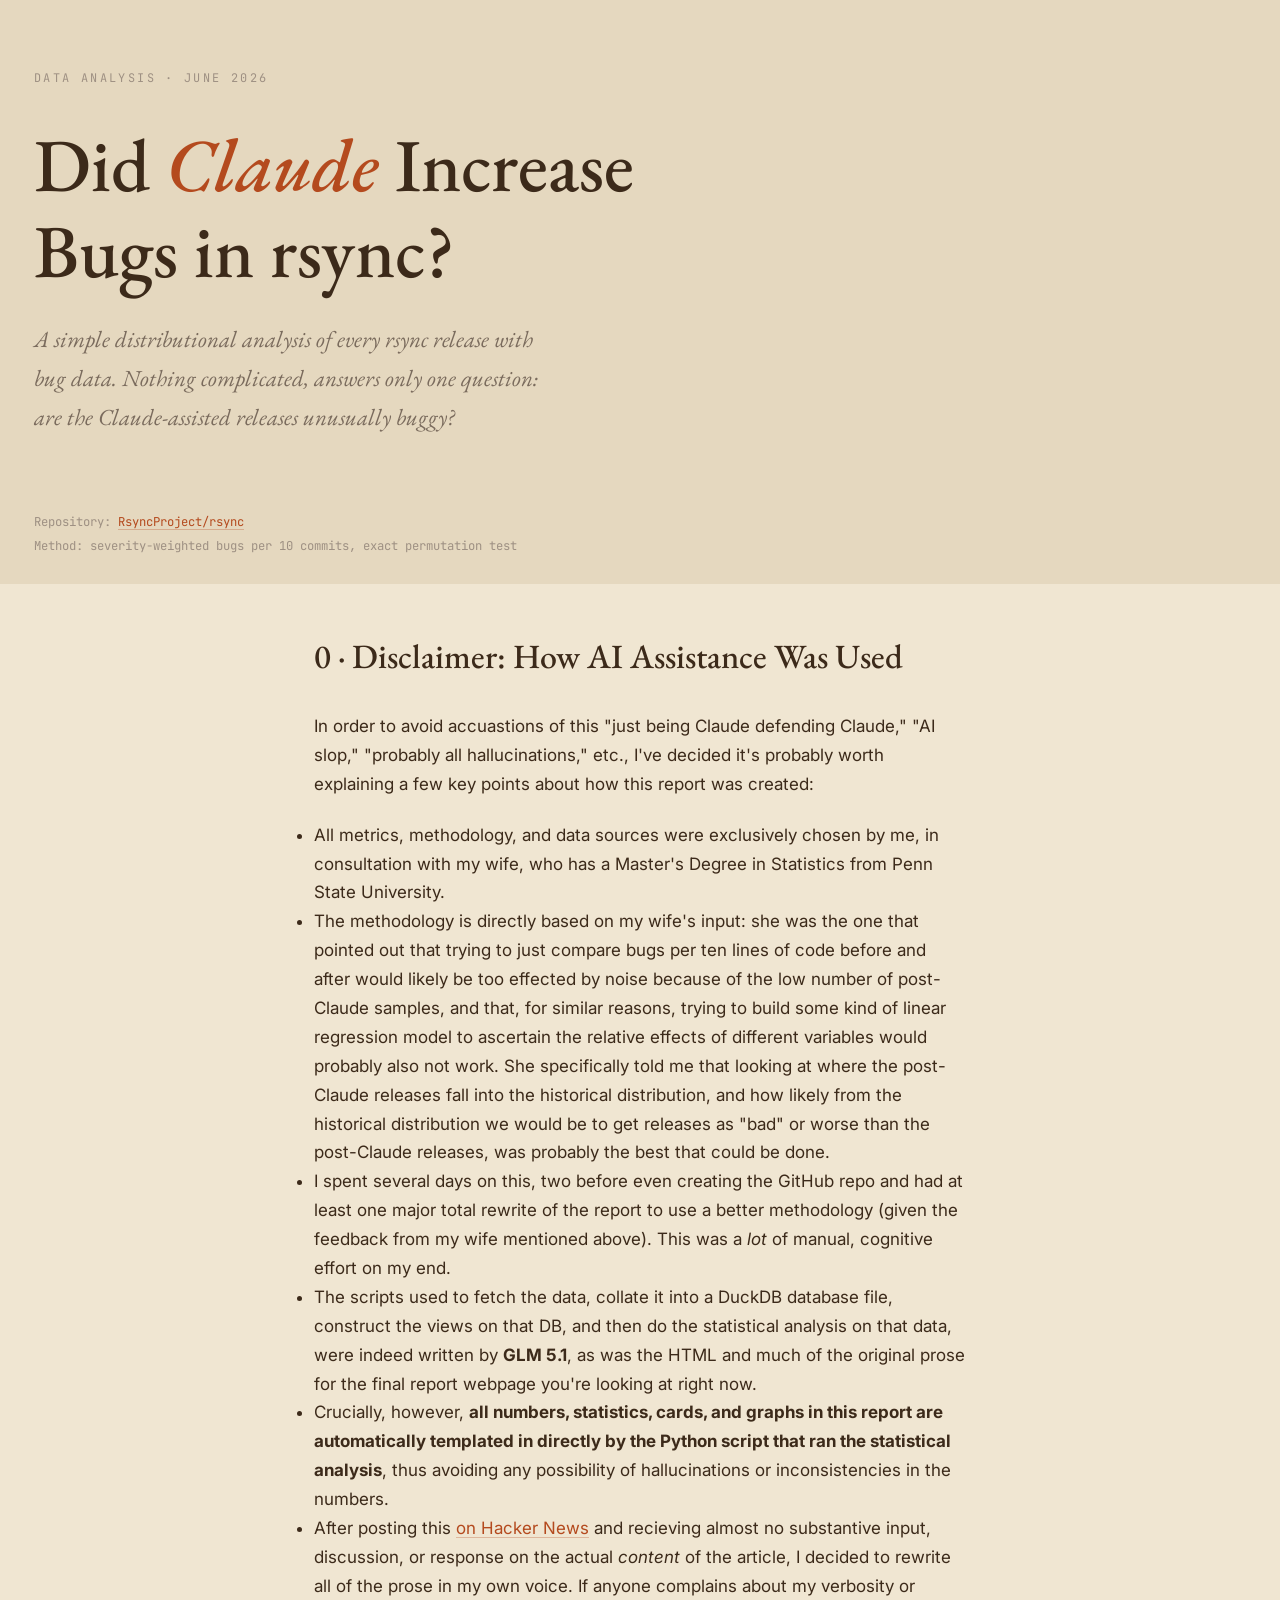
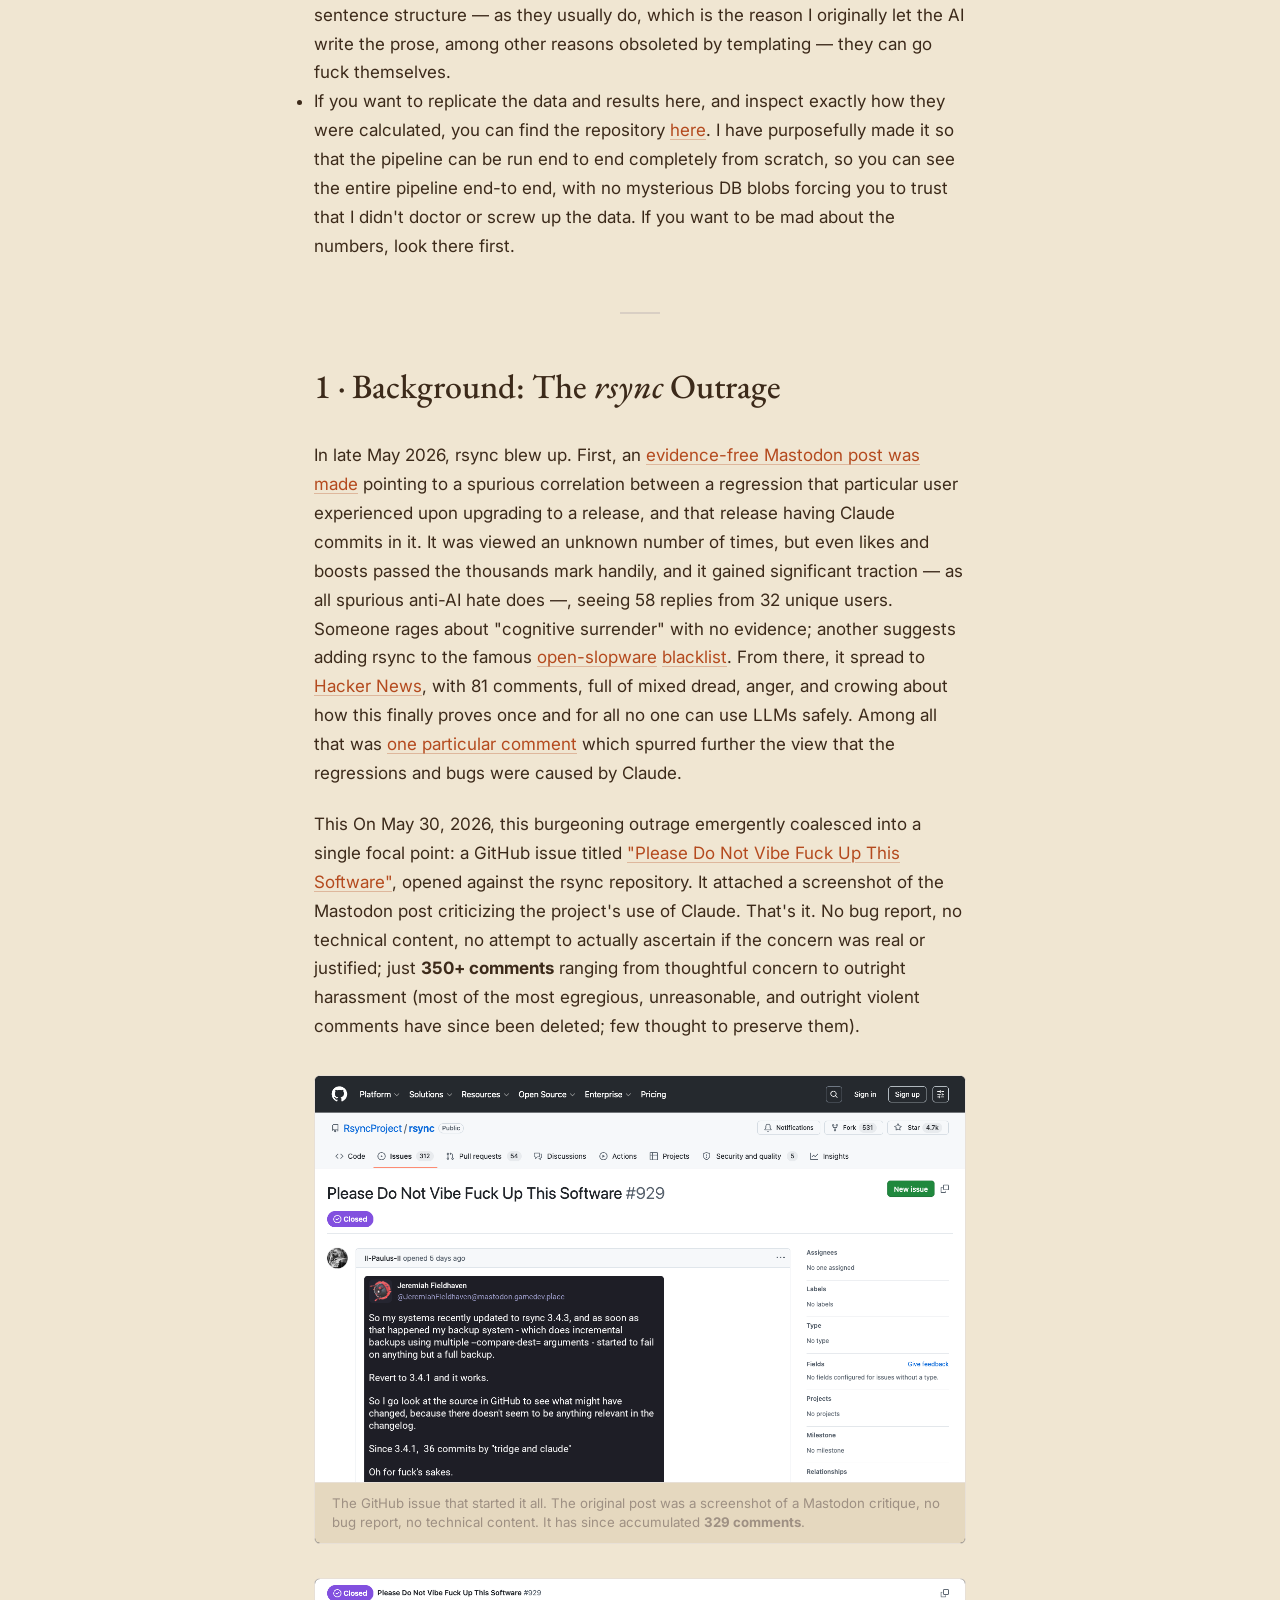
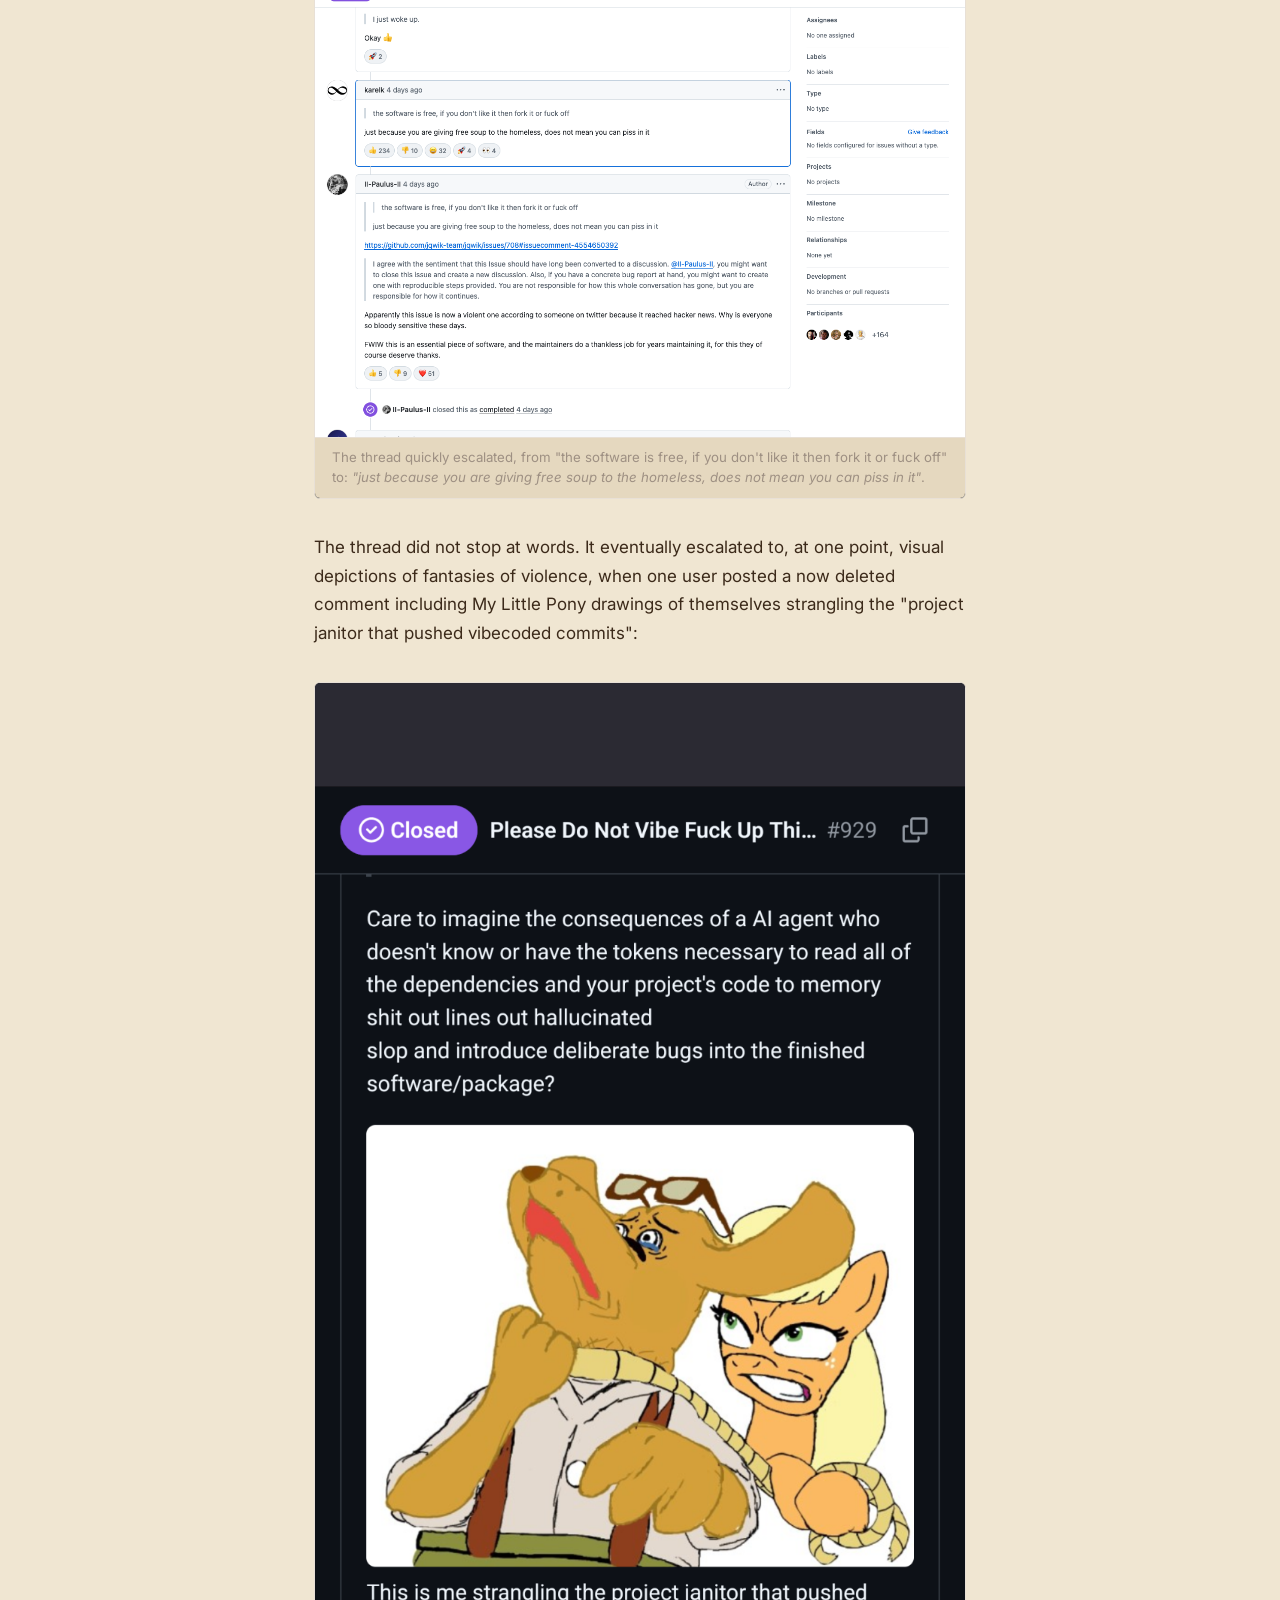
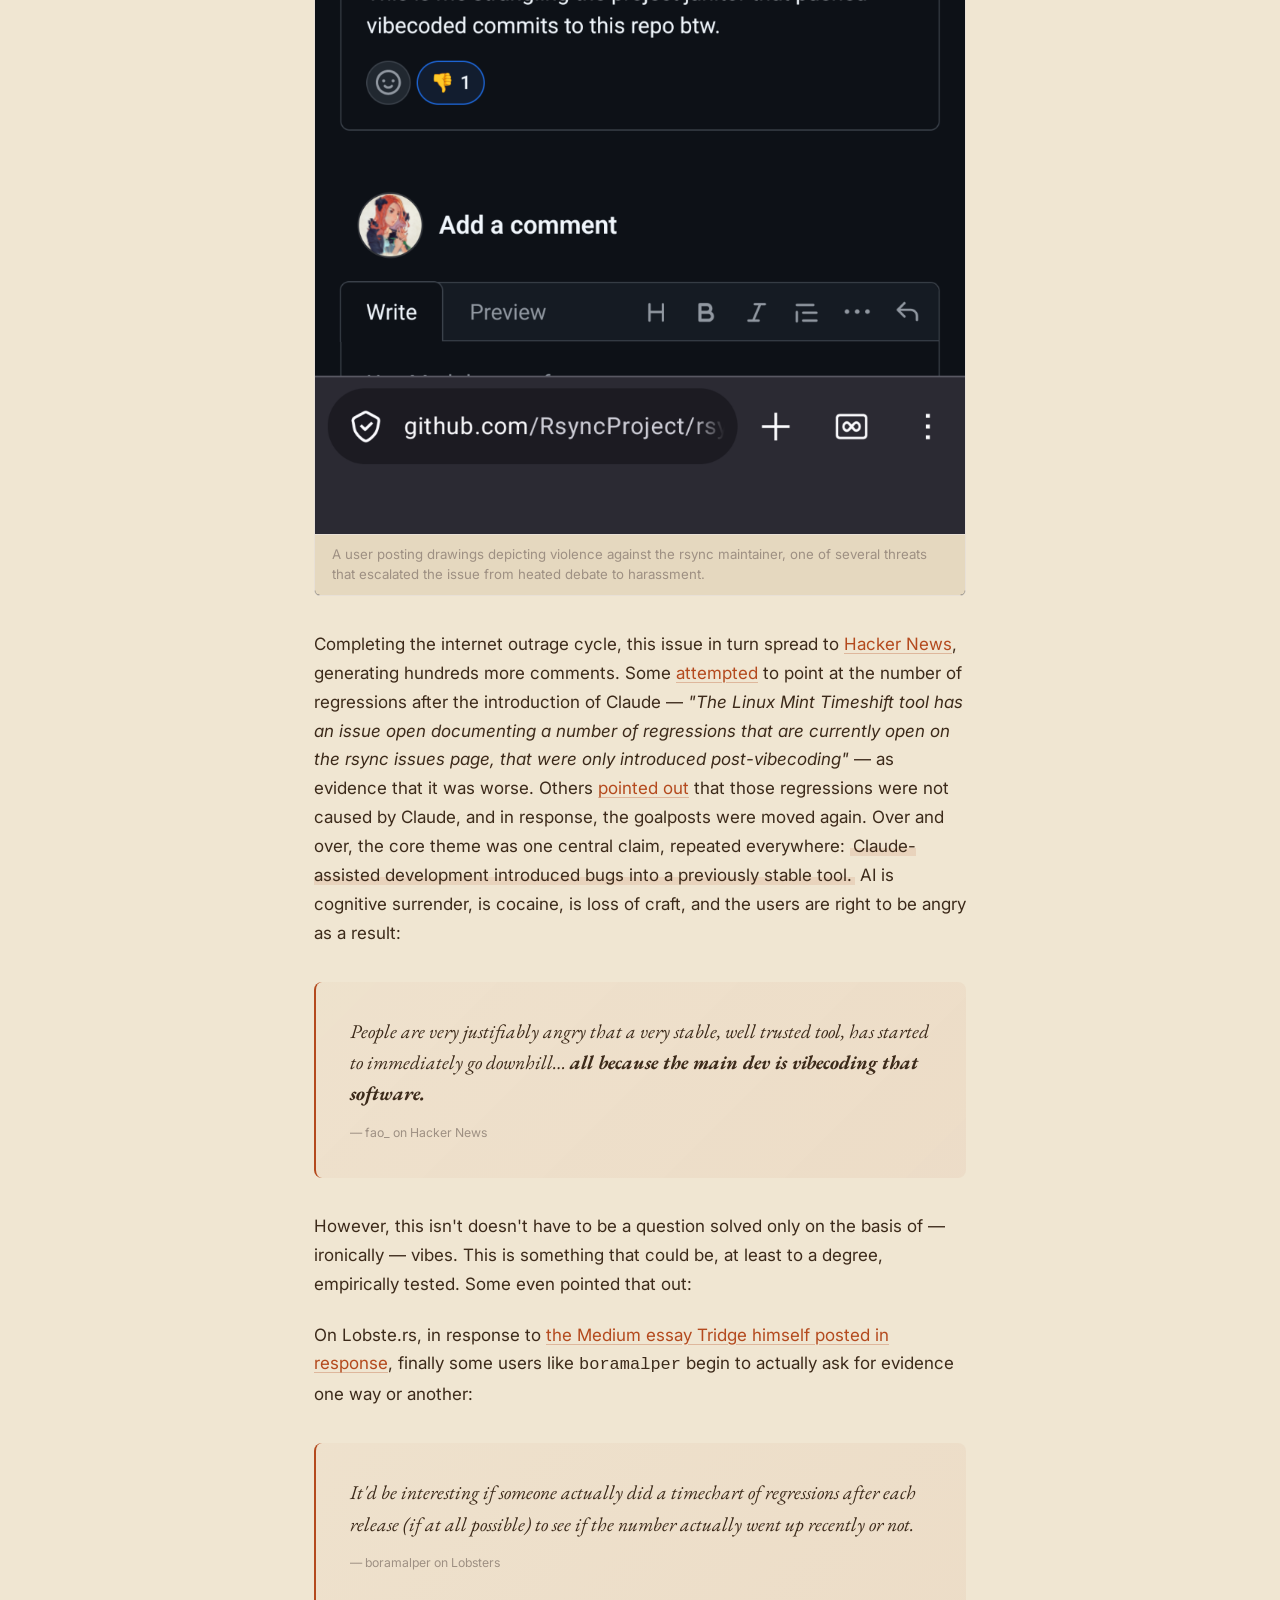
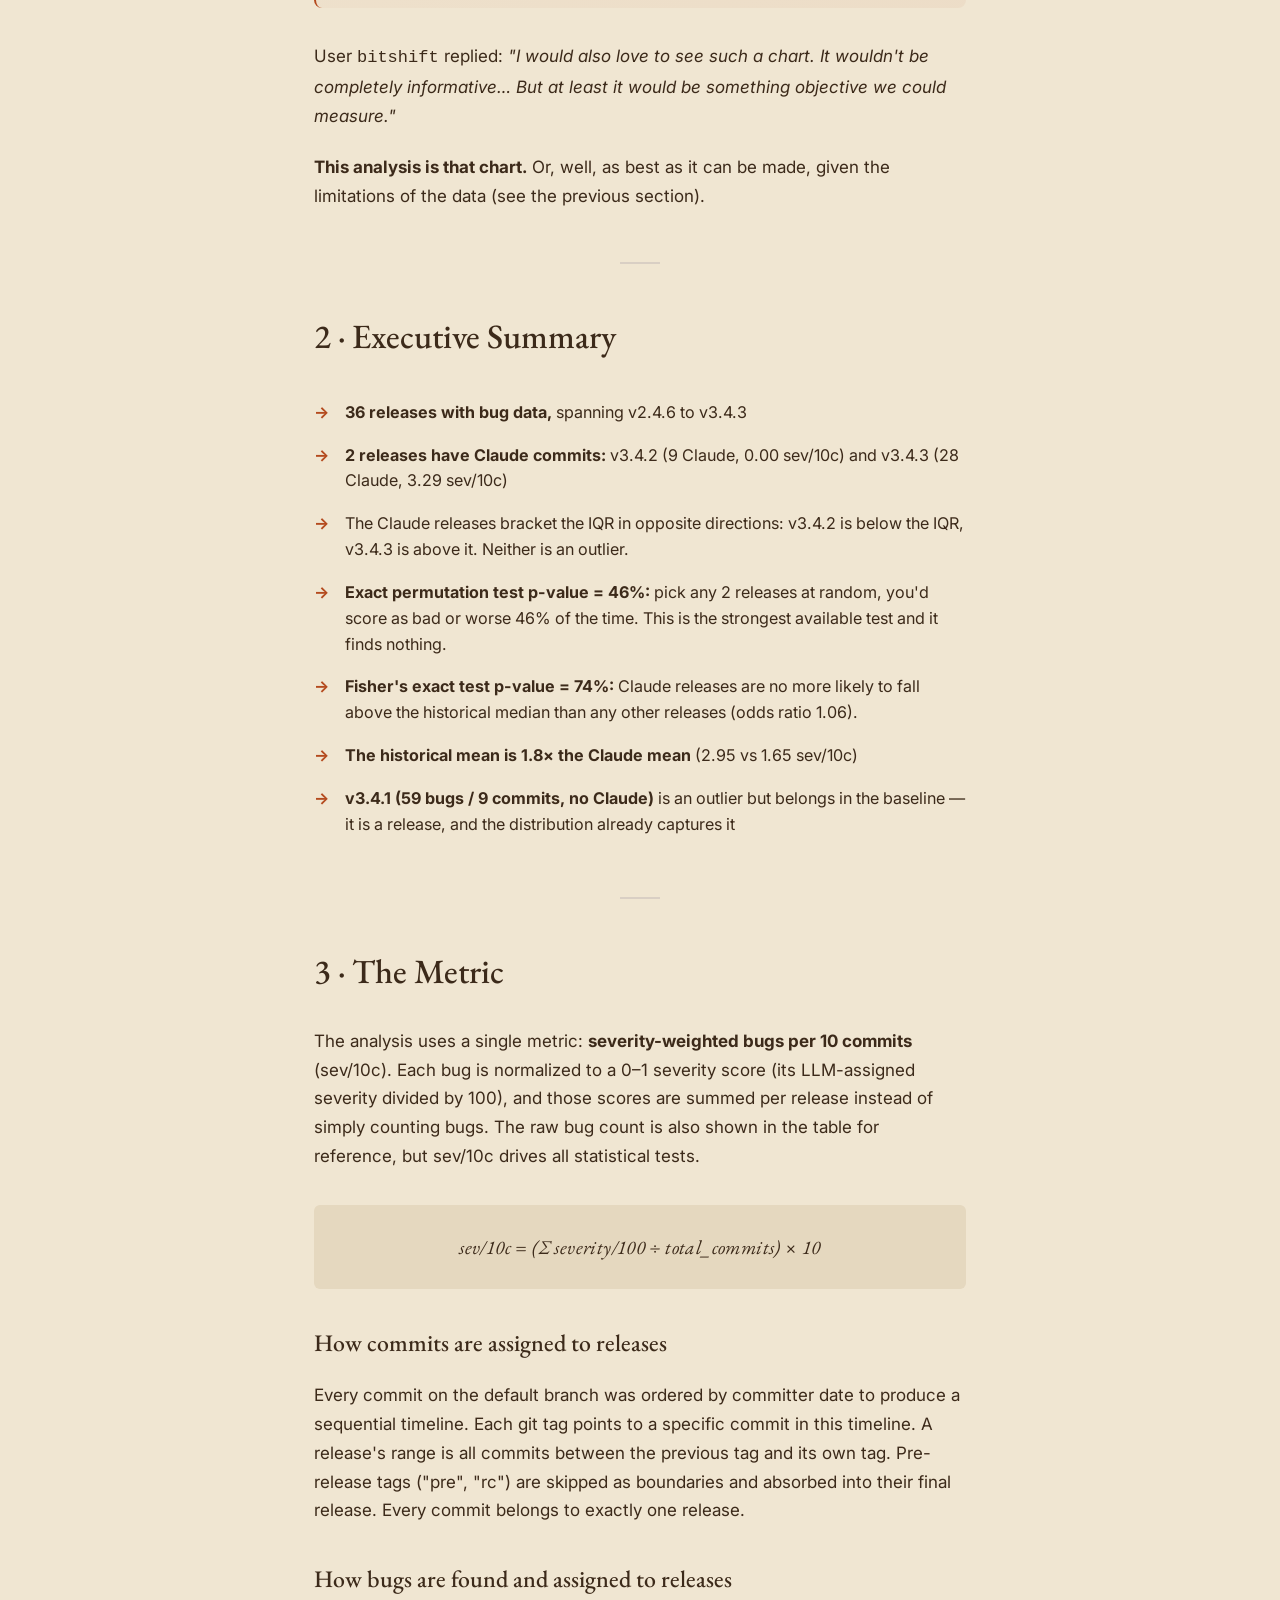
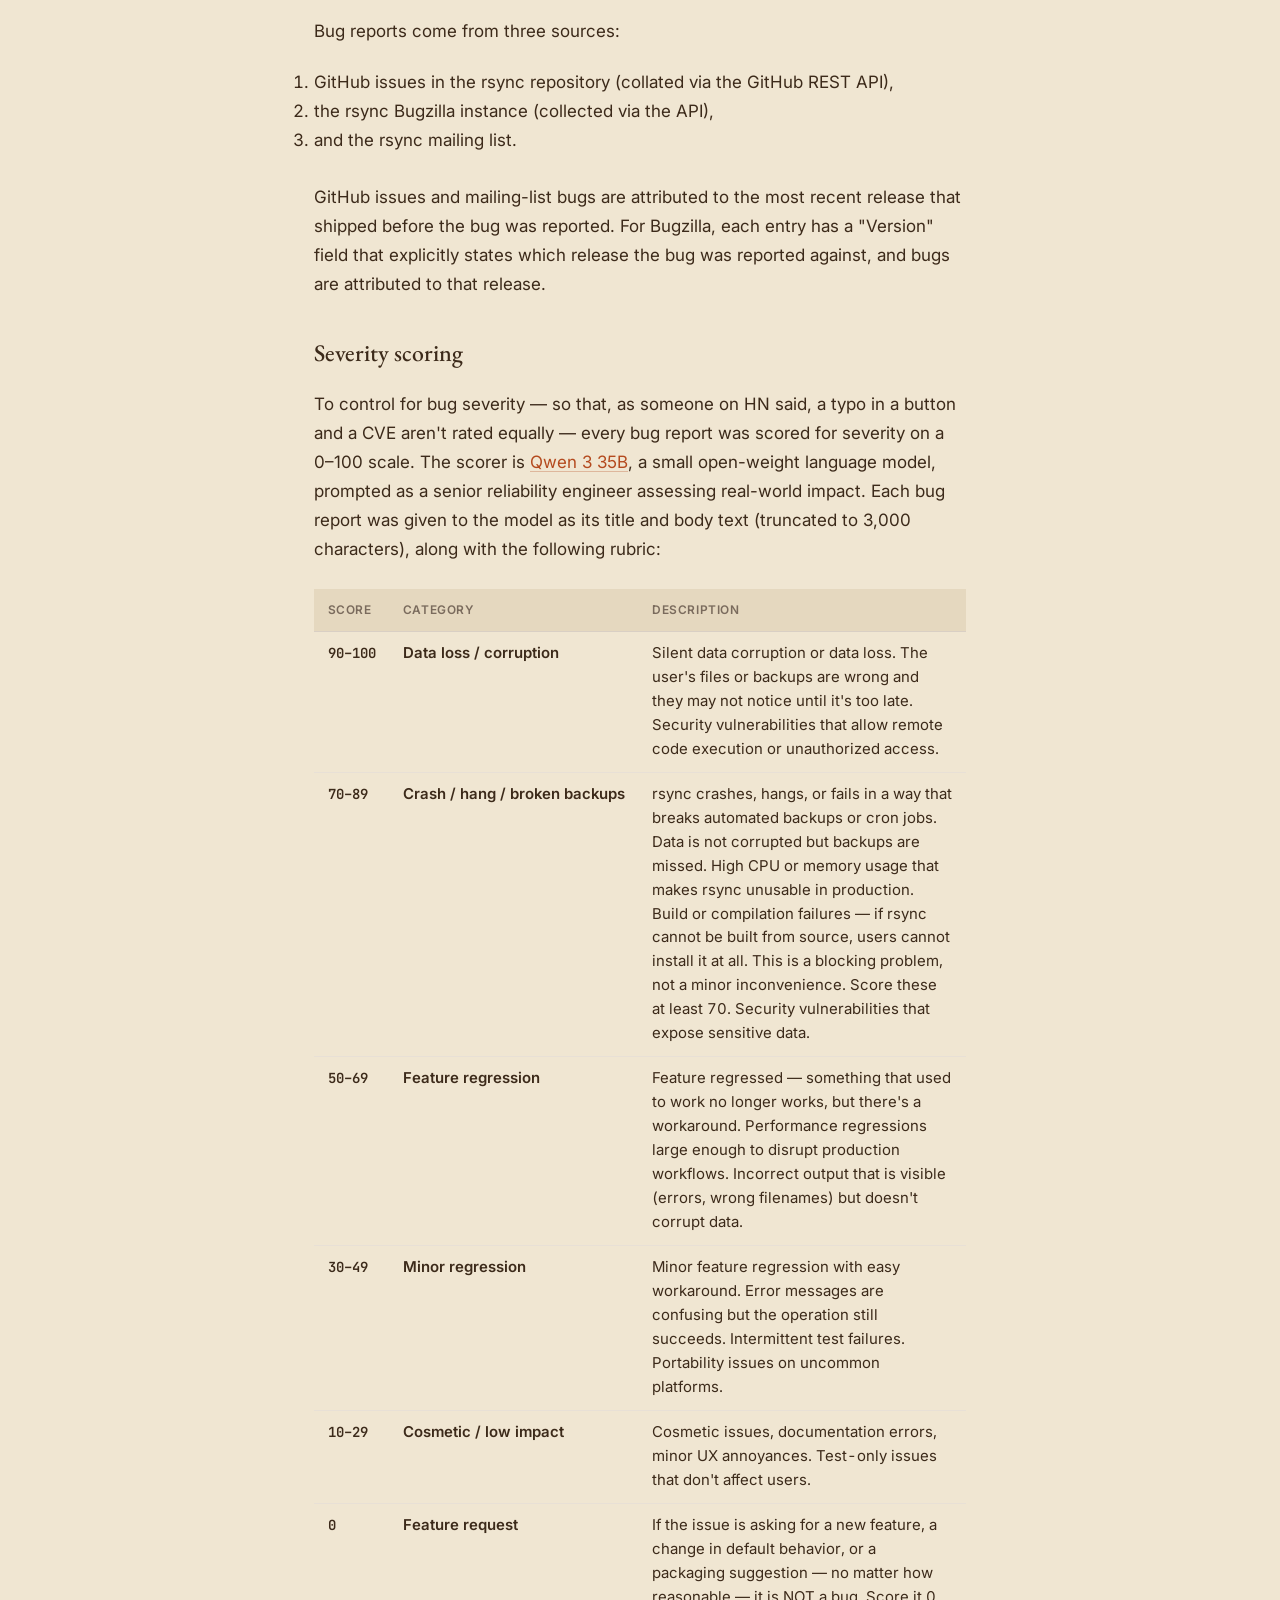
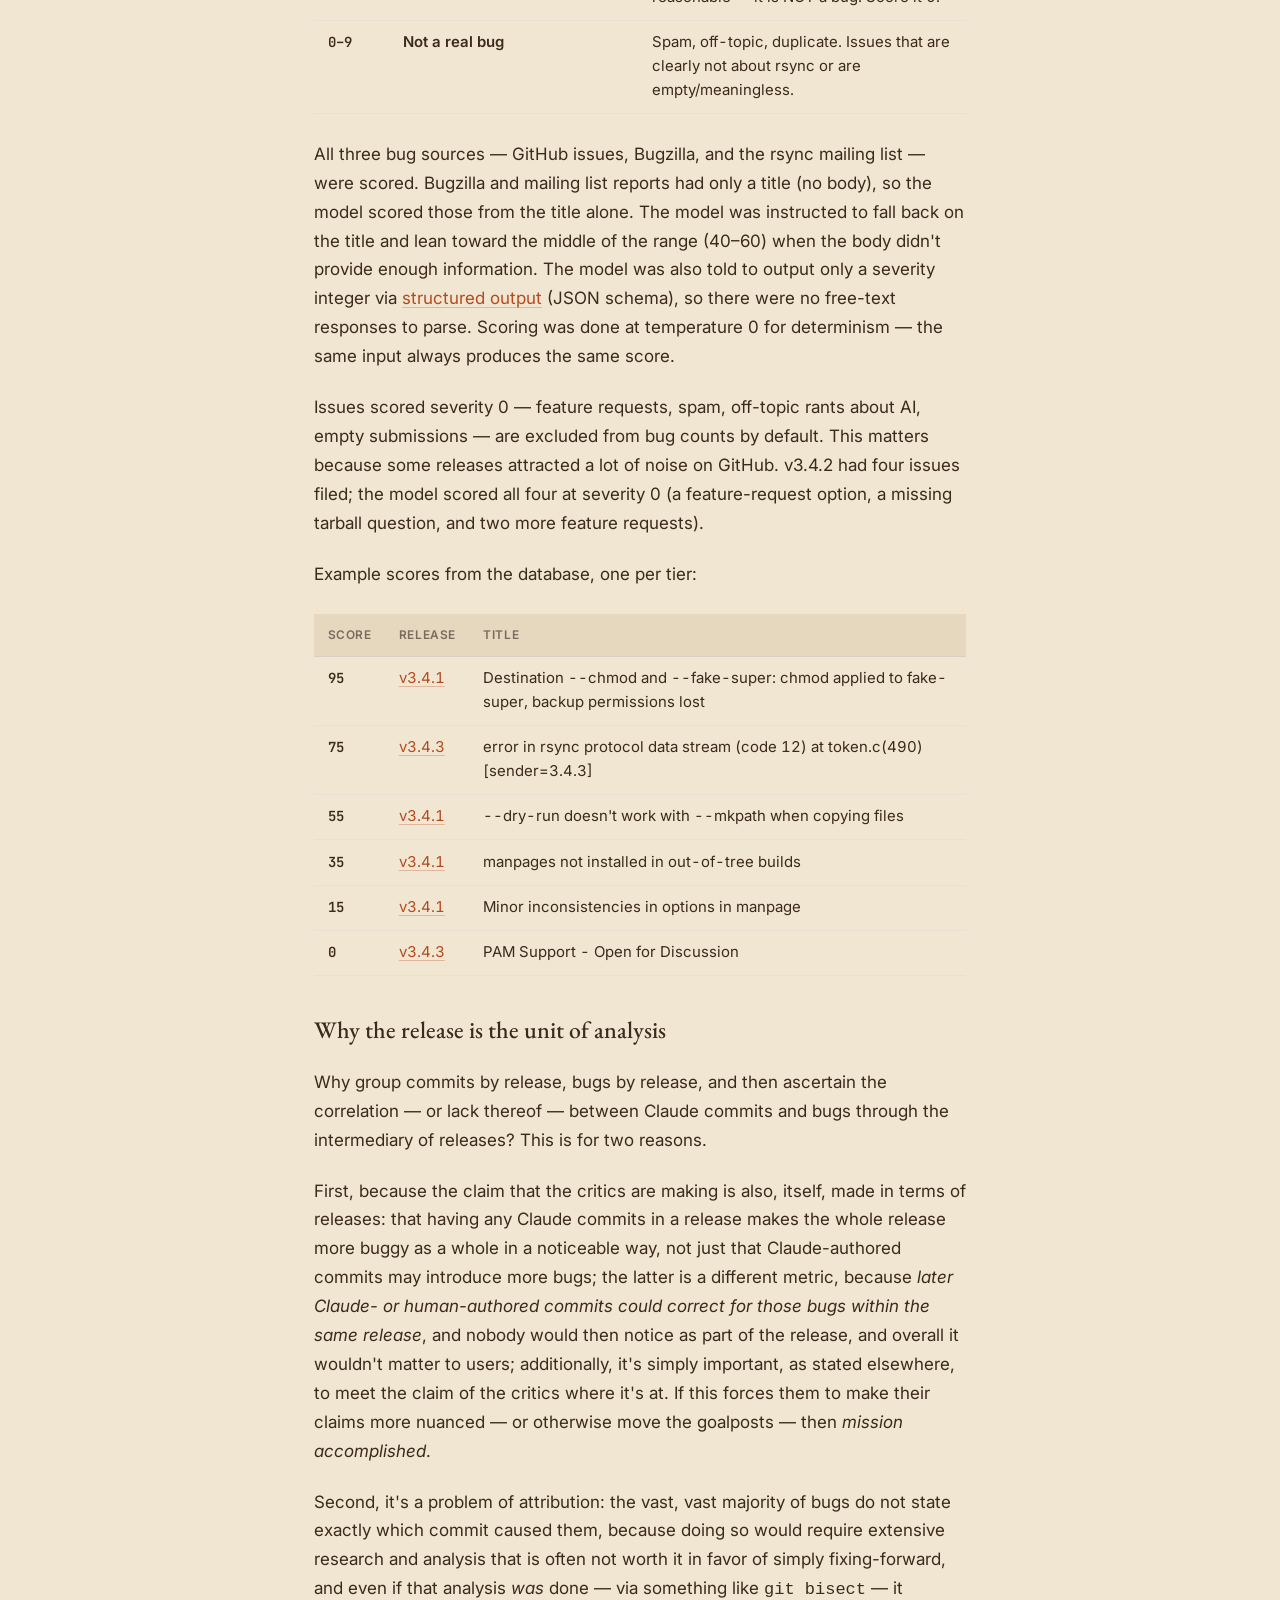
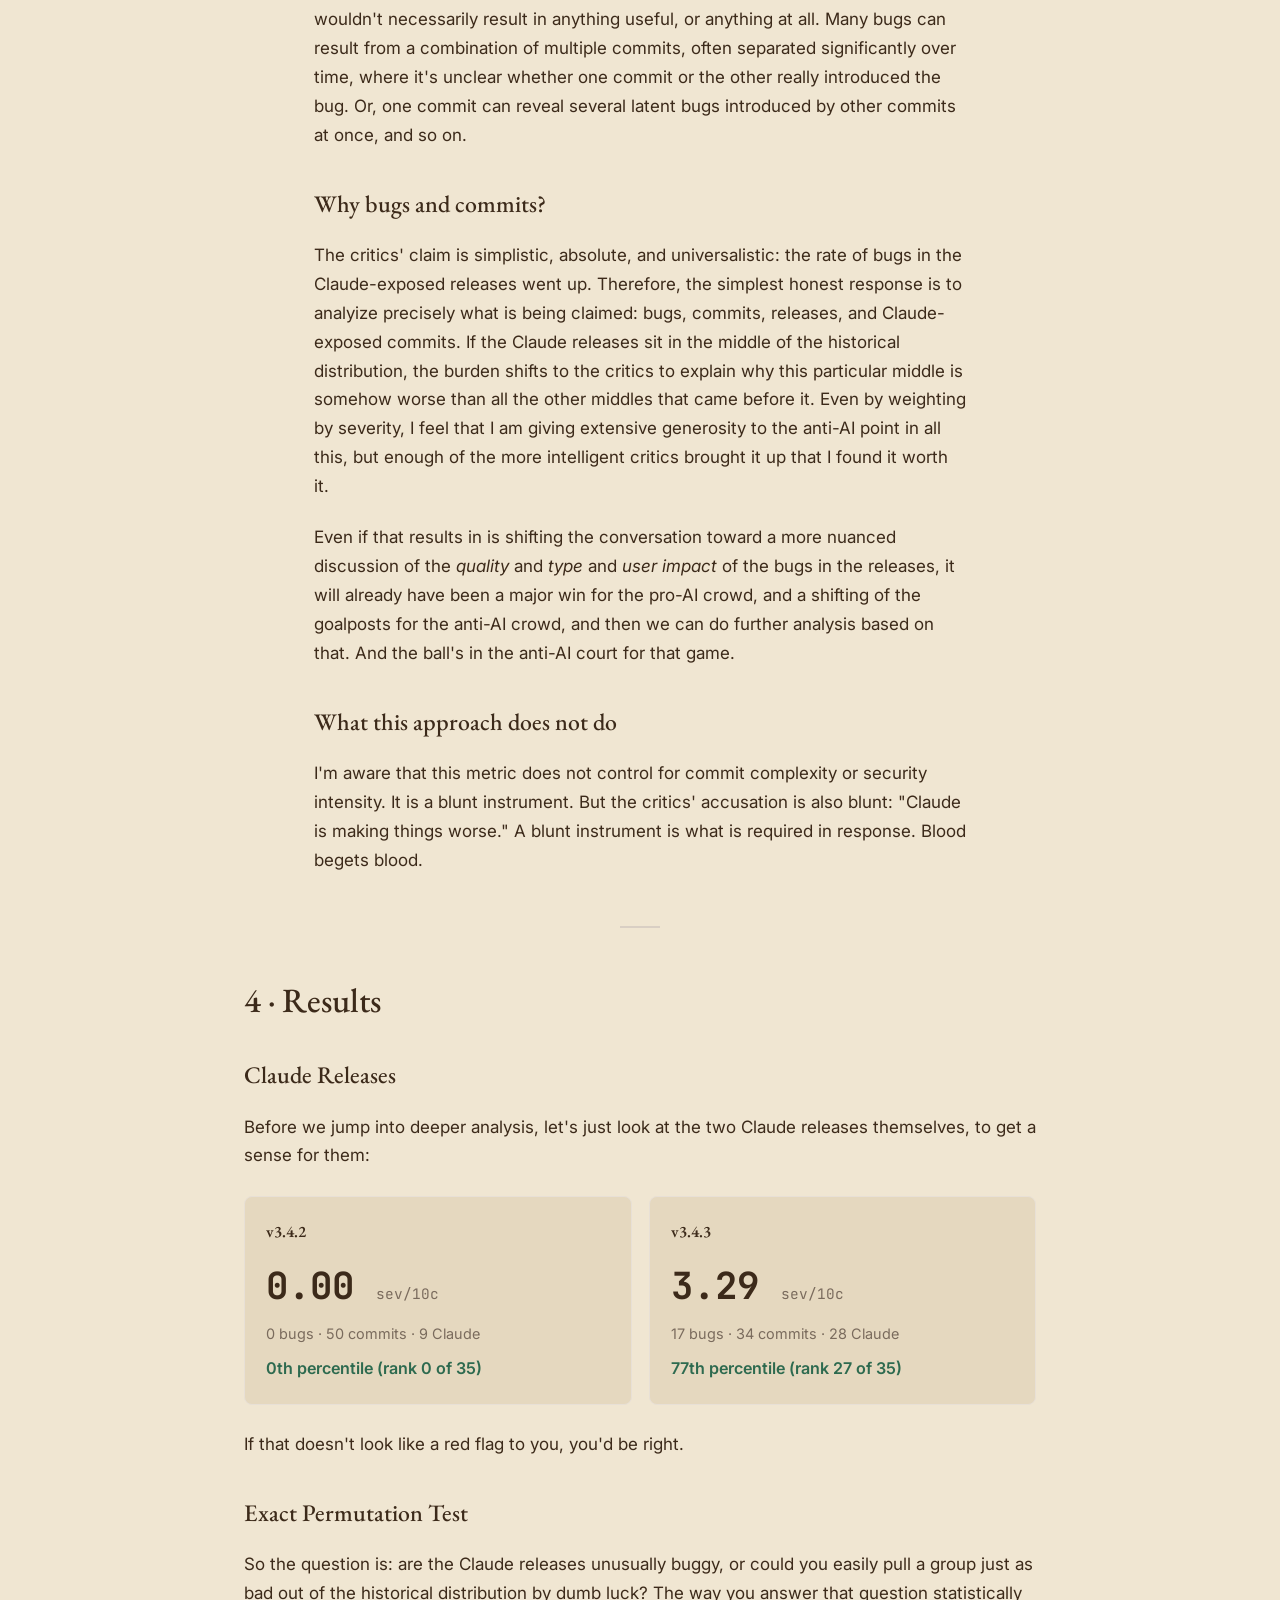
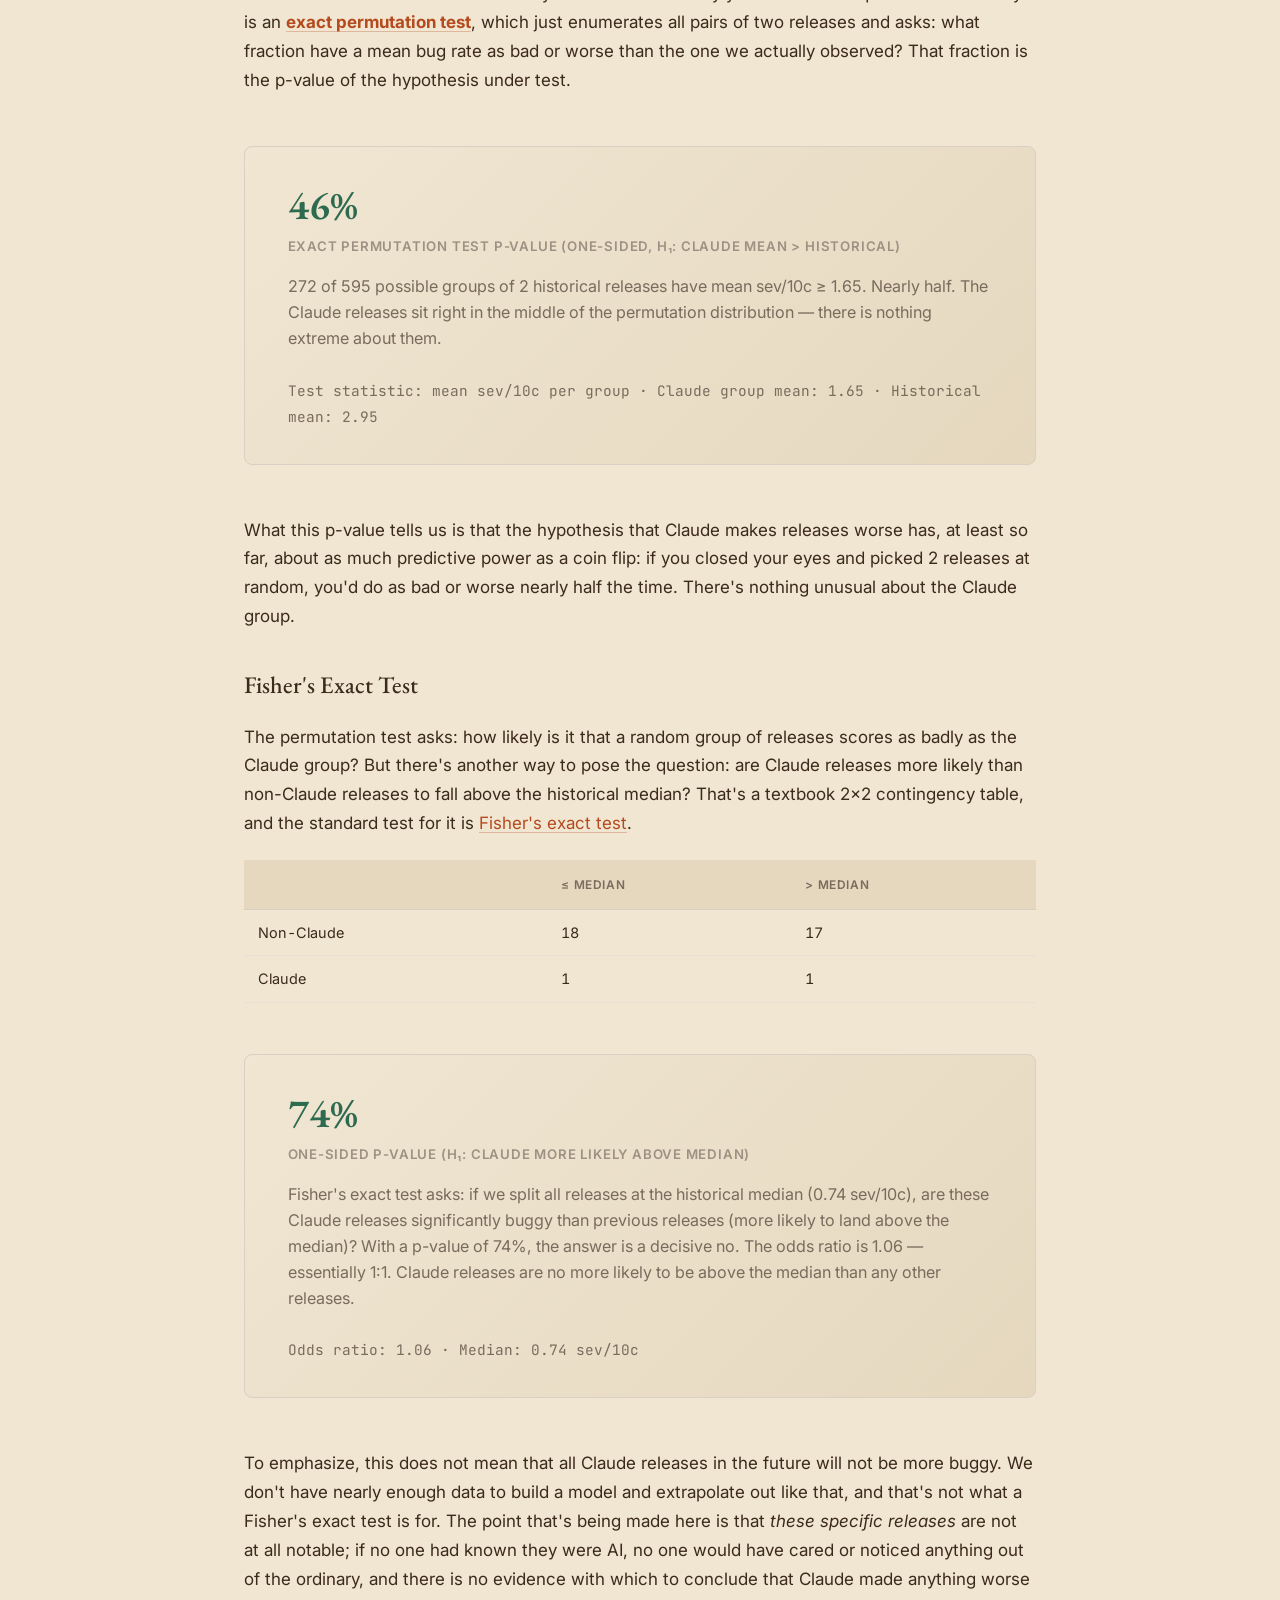
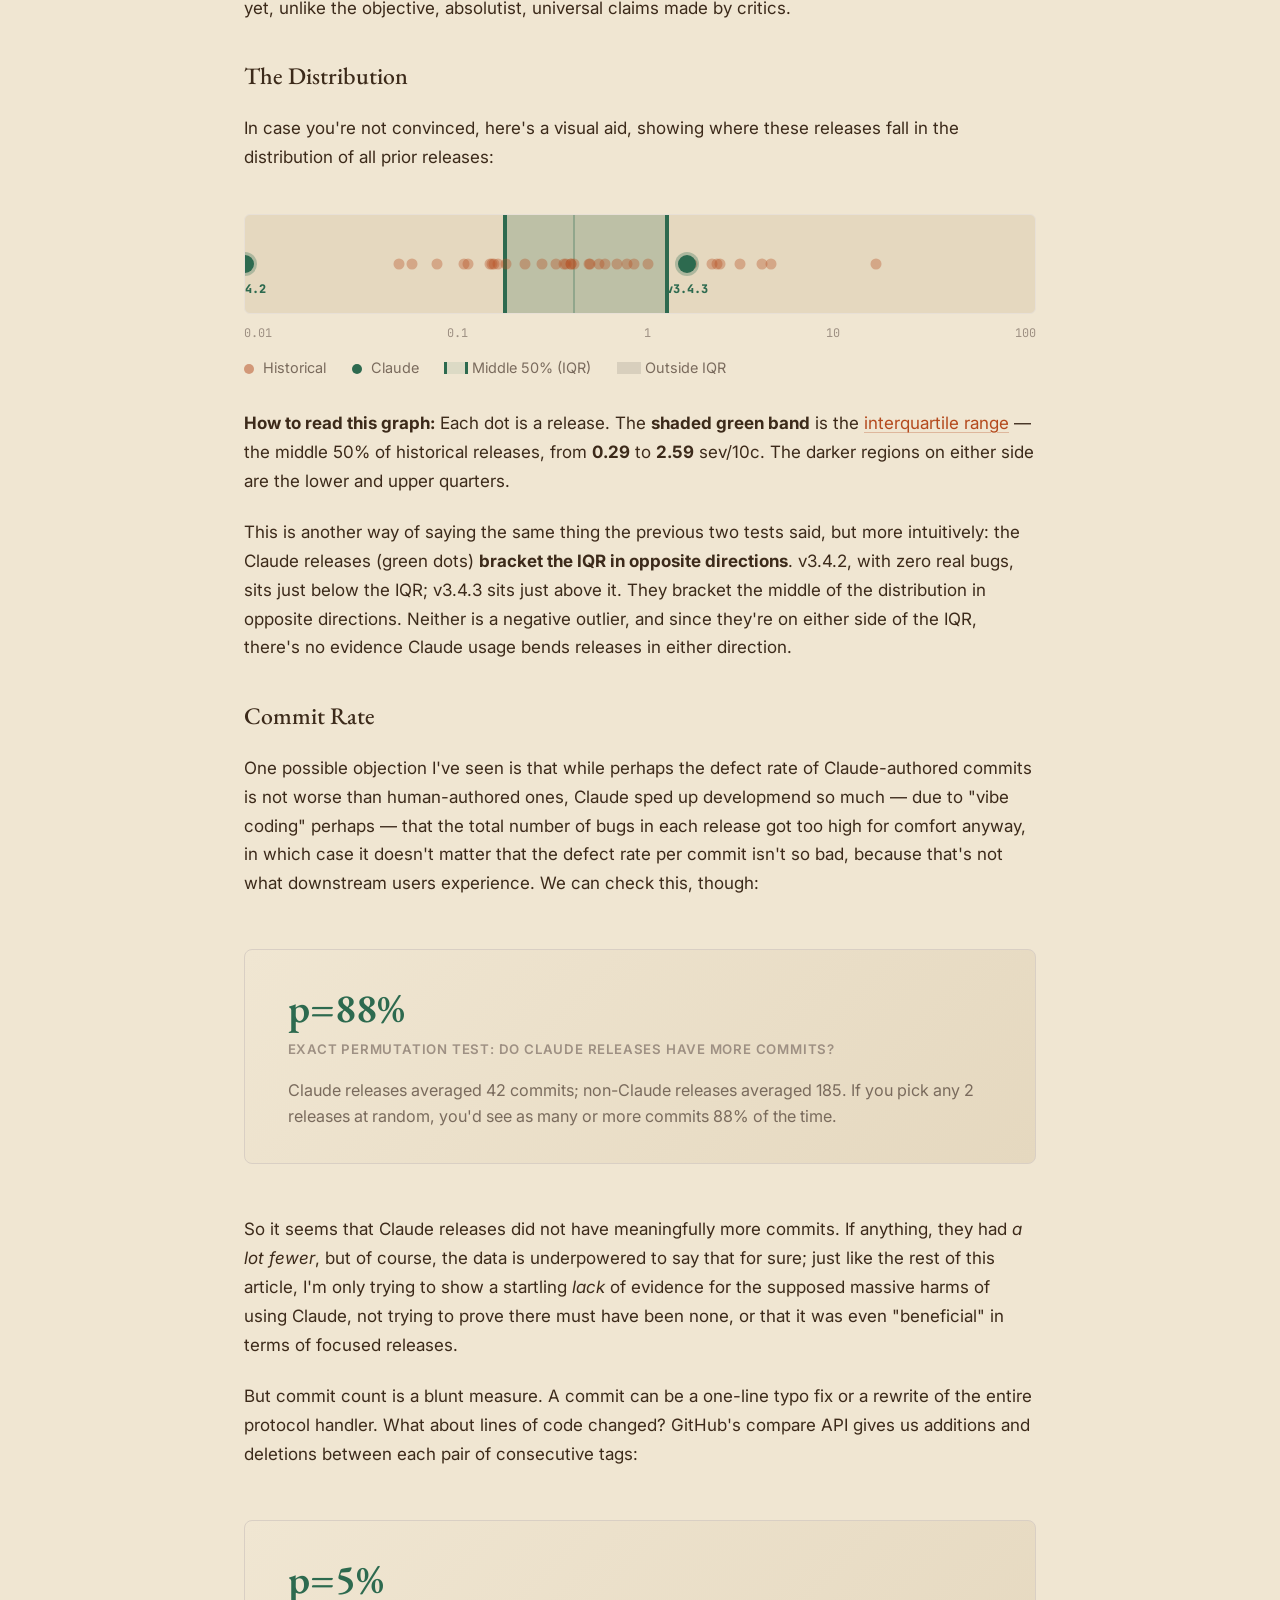
<file: docs/index.html>
<!DOCTYPE html>
<html lang="en">

<head>
    <meta charset="UTF-8">
    <meta name="viewport" content="width=device-width, initial-scale=1.0">
    <title>Did Claude Increase Bugs in rsync?</title>
    <link rel="stylesheet" href="bug_rate_report.css">

</head>

<body>

    <!-- ═══════════ HERO ═══════════ -->

    <header class="hero">
        <div class="hero-label">Data Analysis · June 2026</div>
        <h1>Did <em>Claude</em> Increase Bugs in rsync?</h1>
        <p class="hero-subtitle">A simple distributional analysis of every rsync release with bug data. Nothing
            complicated, answers only one question: are the Claude-assisted releases unusually buggy?</p>
        <div class="hero-meta">
            Repository: <a href="https://github.com/RsyncProject/rsync">RsyncProject/rsync</a><br>
            Method: severity-weighted bugs per 10 commits, exact permutation test
        </div>
    </header>

    <!-- ═══════════ BACKGROUND ═══════════ -->

    <section class="page">
        <h2>0 · Disclaimer: How AI Assistance Was Used</h2>

        <p>In order to avoid accuastions of this "just being Claude defending Claude," "AI slop," "probably all
            hallucinations," etc., I've decided it's probably worth explaining a few key points about how this report
            was
            created:</p>
        <ul>
            <li>All metrics, methodology, and data sources were exclusively chosen by me, in consultation with my wife,
                who has a Master's Degree in Statistics from Penn State University.</li>

            <li>The methodology is directly based on my wife's input: she was the one that pointed out that trying to
                just compare bugs per ten lines of code before and after would likely be too effected by noise because
                of the low number of post-Claude samples, and that, for similar reasons, trying to build some kind of
                linear regression model to ascertain the relative effects of different variables would probably also not
                work. She specifically told me that looking at where the post-Claude releases fall into the historical
                distribution, and how likely from the historical distribution we would be to get releases as "bad" or
                worse than the post-Claude releases, was probably the best that could be done.</li>

            <li>I spent several days on this, two before even creating the GitHub repo and had at least one major total
                rewrite of the report to use a better methodology (given the feedback from my wife mentioned above).
                This was a <i>lot</i> of manual, cognitive effort on my end.</li>

            <li>The scripts used to fetch the data, collate it into a DuckDB database file, construct the views on that
                DB, and then do the statistical analysis on that data, were indeed written by <b>GLM 5.1</b>, as was the
                HTML and much of the original prose for the final report webpage you're looking at right now.</li>

            <li>Crucially, however, <b>all numbers, statistics, cards, and graphs in this report are automatically
                    templated in directly by the Python script that ran the statistical analysis</b>, thus avoiding any
                possibility of hallucinations or inconsistencies in the numbers.</li>

            <li>After posting this <a href="https://news.ycombinator.com/item?id=48411635">on Hacker News</a> and
                recieving almost no substantive input, discussion, or response on the actual <i>content</i> of the
                article, I decided to rewrite all of the prose in my own voice. If anyone complains about my verbosity
                or sentence structure — as they usually do, which is the reason I originally let the AI write the prose,
                among other reasons obsoleted by templating — they can go fuck themselves.</li>

            <li>If you want to replicate the data and results here, and inspect exactly how they were calculated, you
                can find the repository <a href="https://github.com/alexispurslane/rsync-analysis/">here</a>. I have
                purposefully made it so that the pipeline can be run end to end completely from scratch, so you can see
                the entire pipeline end-to end, with no mysterious DB blobs forcing you to trust that I didn't doctor
                or screw up the data. If you want to be mad about the numbers, look there first.</li>
        </ul>


        <div class="section-divider"></div>

    </section>

    <section class="page">

        <h2>1 · Background: The <em>rsync</em> Outrage</h2>

        <p>In late May 2026, rsync blew up. First, an <a
                href="https://mastodon.gamedev.place/@JeremiahFieldhaven/116654345332213390">evidence-free Mastodon post
                was made</a> pointing to a spurious correlation between a regression that particular user experienced
            upon upgrading to a release, and that release having Claude commits in it. It was viewed an unknown number
            of times, but even likes and boosts passed the thousands mark handily, and it gained significant traction —
            as all spurious
            anti-AI hate does —, seeing 58 replies from 32 unique users. Someone rages about "cognitive surrender" with
            no evidence; another suggests adding rsync to the famous <a
                href="https://codeberg.org/small-hack/open-slopware">open-slopware</a> <a
                href="https://en.wikipedia.org/wiki/Index_Librorum_Prohibitorum">blacklist</a>. From
            there, it spread to <a href="https://news.ycombinator.com/item?id=48334021">Hacker News</a>, with 81
            comments,
            full of mixed dread, anger, and crowing about how this finally proves once and for all no one can use LLMs
            safely. Among all that was <a href="https://news.ycombinator.com/item?id=48334270">one particular
                comment</a> which spurred
            further the view that the regressions and bugs were caused by Claude.</p>

        <p>This On May 30, 2026, this burgeoning outrage emergently coalesced into a single focal point: a GitHub issue
            titled <a href="https://github.com/RsyncProject/rsync/issues/929">"Please Do
                Not Vibe Fuck Up This Software"</a>, opened against the rsync repository. It attached a screenshot of
            the Mastodon post criticizing the project's use of Claude. That's it. No bug report, no technical content,
            no
            attempt to actually ascertain if the concern was real or justified; just <strong>350+ comments</strong>
            ranging from thoughtful concern to outright
            harassment (most of the most egregious, unreasonable, and outright violent comments have since been deleted;
            few thought to preserve them).</p>

        <figure class="screenshot-figure">
            <img src="images/github-issue.png" alt="GitHub issue screenshot">
            <figcaption>The GitHub issue that started it all. The original post was a screenshot of a Mastodon critique,
                no bug report, no technical content. It has since accumulated <strong>329 comments</strong>.
            </figcaption>
        </figure>

        <figure class="screenshot-figure">
            <img src="images/hn-thread.png" alt="Hacker News thread screenshot">
            <figcaption>The thread quickly escalated, from "the software is free, if you don't like it then fork it or
                fuck off" to: <em>"just because you are giving free soup to the homeless, does not mean you can piss in
                    it"</em>.</figcaption>
        </figure>

        <p>The thread did not stop at words. It eventually escalated to, at one point, visual depictions of
            fantasies of violence, when one user posted a now deleted comment including My Little Pony drawings of themselves
            strangling the
            "project janitor that pushed vibecoded commits":</p>

        <figure class="screenshot-figure">
            <img src="images/death-threat.png" alt="Threatening drawing">
            <figcaption>A user posting drawings depicting violence against the rsync maintainer, one of several threats
                that escalated the issue from heated debate to harassment.</figcaption>
        </figure>

        <p>Completing the internet outrage cycle, this issue in turn spread to <a
                href="https://news.ycombinator.com/item?id=48342705">Hacker News</a>, generating hundreds more comments.
            Some <a href="https://news.ycombinator.com/item?id=48346124">attempted</a> to point at the number of
            regressions after the introduction of Claude —
            <i>"The Linux Mint Timeshift tool has an issue open documenting a number of regressions that are currently
                open on the rsync issues page, that were only introduced post-vibecoding"</i> — as evidence that it was
            worse. Others <a href="https://news.ycombinator.com/item?id=48348708">pointed out</a> that those regressions
            were not caused by Claude, and in response, the goalposts were moved again. Over and over, the core theme
            was one
            central claim, repeated everywhere: <span class="callout-inline">Claude-assisted development introduced bugs
                into a previously stable tool.</span> AI is cognitive surrender, is cocaine, is loss of craft, and the
            users are right to be angry as a result:
        </p>

        <blockquote class="ghost-quote">
            <p>People are very justifiably angry that a <em>very stable, well trusted tool</em>, has started to
                immediately go downhill… <strong>all because the main dev is vibecoding that software.</strong></p>
            <span class="attr">— fao_ on Hacker News</span>
        </blockquote>

        <p>However, this isn't doesn't have to be a question solved only on the basis of — ironically — vibes. This is
            something that could be, at least to a degree, empirically tested. Some even pointed that out:</p>

        <p>On Lobste.rs, in response to <a href="https://medium.com/@tridge60/rsync-and-outrage-d9849599e5a0">the Medium
                essay Tridge himself posted in response</a>, finally some users like <code>boramalper</code> begin to
            actually ask for evidence one way or another:</p>

        <blockquote class="ghost-quote">
            <p>It'd be interesting if someone actually did a timechart of regressions after each release (if at all
                possible) to see if the number actually went up recently or not.</p>
            <span class="attr">— boramalper on Lobsters</span>
        </blockquote>

        <p>User <code>bitshift</code> replied: <em>"I would also love to see such a chart. It wouldn't be completely
                informative… But at least it would be something objective we could measure."</em></p>

        <p><strong>This analysis is that chart.</strong> Or, well, as best as it can be made, given the limitations of
            the data (see the previous section).</p>

        <div class="section-divider"></div>

    </section>

    <!-- ═══════════ EXECUTIVE SUMMARY ═══════════ -->

    <section class="page">

        <h2>2 · Executive Summary</h2>

        <ul class="findings-list">
            <li><strong>36 releases with bug data,</strong> spanning v2.4.6 to
                v3.4.3</li>
            <li><strong>2 releases have Claude commits:</strong> v3.4.2 (9 Claude, 0.00 sev/10c) and v3.4.3 (28 Claude, 3.29 sev/10c)</li>
            <li>The Claude releases bracket the IQR in opposite directions: v3.4.2 is below the IQR, v3.4.3 is above it. Neither is an outlier.</li>
            <li><strong>Exact permutation test p-value = 46%:</strong> pick any
                2 releases at random, you'd score as bad or worse 46% of the time.
                This is the strongest available test and it finds nothing.</li>
            <li><strong>Fisher's exact test p-value = 74%:</strong> Claude releases are
                no more likely to fall above the historical median than any other releases
                (odds ratio 1.06).</li>
            <li><strong>The historical mean is 1.8× the Claude mean</strong> (2.95 vs
                1.65 sev/10c)</li>
            <li><strong>v3.4.1 (59 bugs / 9 commits, no Claude)</strong> is an outlier
                but belongs in the baseline — it is a release, and the distribution already captures it</li>
        </ul>

    </section>

    <div class="section-divider"></div>

    <!-- ═══════════ METRICS ═══════════ -->

    <section class="page">

        <h2>3 · The Metric</h2>

        <p>The analysis uses a single metric: <strong>severity-weighted bugs per 10 commits</strong> (sev/10c).
            Each bug is normalized to a 0–1 severity score (its LLM-assigned severity divided by 100), and those
            scores are summed per release instead of simply counting bugs. The raw bug count is also shown in the
            table for reference, but sev/10c drives all statistical tests.</p>

        <div class="formula">
            sev/10c = (Σ severity/100 ÷ total_commits) × 10
        </div>

        <h3>How commits are assigned to releases</h3>

        <p>Every commit on the default branch was ordered by committer date to produce a sequential timeline. Each git
            tag points to a specific commit in this timeline. A release's range is all commits between the previous tag
            and its own tag. Pre-release tags ("pre", "rc") are skipped as boundaries and absorbed into their final
            release. Every commit belongs to exactly one release.</p>

        <h3>How bugs are found and assigned to releases</h3>

        <p>Bug reports come from three sources:</p>

        <ol>
            <li>GitHub issues in the rsync repository (collated via the GitHub REST API),</li>
            <li>the rsync Bugzilla instance (collected via the API),</li>
            <li>and the rsync mailing list.</li>
        </ol>
        <br />

        <p>GitHub issues and mailing-list bugs are attributed to the most recent
            release that shipped before the bug was reported. For Bugzilla, each entry has a "Version" field that
            explicitly states which release the bug was reported against, and bugs
            are attributed to that release.</p>

        <h3>Severity scoring</h3>

        <p>To control for bug severity — so that, as someone on HN said, a typo in a button and a CVE aren't rated
            equally — every bug report was scored for severity on a
            0–100 scale. The scorer is <a href="https://huggingface.co/Qwen/Qwen3-35B">Qwen&nbsp;3 35B</a>,
            a small open-weight language model, prompted as a senior reliability engineer assessing real-world impact.
            Each bug report was given to the model as its title and body text (truncated to 3,000 characters),
            along with the following rubric:</p>

        <table class="rubric-table">
<thead><tr><th>Score</th><th>Category</th><th>Description</th></tr></thead>
<tbody><tr><td class="rubric-range">90–100</td><td class="rubric-label">Data loss / corruption</td><td>Silent data corruption or data loss. The user's files or backups are wrong and they may not notice until it's too late. Security vulnerabilities that allow remote code execution or unauthorized access.</td></tr><tr><td class="rubric-range">70–89</td><td class="rubric-label">Crash / hang / broken backups</td><td>rsync crashes, hangs, or fails in a way that breaks automated backups or cron jobs. Data is not corrupted but backups are missed. High CPU or memory usage that makes rsync unusable in production. Build or compilation failures — if rsync cannot be built from source, users cannot install it at all. This is a blocking problem, not a minor inconvenience. Score these at least 70. Security vulnerabilities that expose sensitive data.</td></tr><tr><td class="rubric-range">50–69</td><td class="rubric-label">Feature regression</td><td>Feature regressed — something that used to work no longer works, but there's a workaround. Performance regressions large enough to disrupt production workflows. Incorrect output that is visible (errors, wrong filenames) but doesn't corrupt data.</td></tr><tr><td class="rubric-range">30–49</td><td class="rubric-label">Minor regression</td><td>Minor feature regression with easy workaround. Error messages are confusing but the operation still succeeds. Intermittent test failures. Portability issues on uncommon platforms.</td></tr><tr><td class="rubric-range">10–29</td><td class="rubric-label">Cosmetic / low impact</td><td>Cosmetic issues, documentation errors, minor UX annoyances. Test-only issues that don't affect users.</td></tr><tr><td class="rubric-range">0</td><td class="rubric-label">Feature request</td><td>If the issue is asking for a new feature, a change in default behavior, or a packaging suggestion — no matter how reasonable — it is NOT a bug. Score it 0.</td></tr><tr><td class="rubric-range">0–9</td><td class="rubric-label">Not a real bug</td><td>Spam, off-topic, duplicate. Issues that are clearly not about rsync or are empty/meaningless.</td></tr></tbody>
</table>

        <p>All three bug sources — GitHub issues, Bugzilla, and the rsync mailing list — were scored. Bugzilla and
            mailing list reports had only a title (no body), so the model scored those from the title alone. The model
            was instructed to fall back on the title and lean toward the middle of the range (40–60) when the body
            didn't provide enough information. The model was also told to output only a severity integer via
            <a href="https://openai.com/index/introducing-structured-outputs-in-the-api/">structured output</a>
            (JSON schema), so there were no free-text responses to parse. Scoring was done at temperature&nbsp;0
            for determinism — the same input always produces the same score.
        </p>

        <p>Issues scored severity&nbsp;0 — feature requests, spam, off-topic rants about AI, empty submissions — are
            excluded from bug counts by default. This matters because some releases attracted a lot of noise on
            GitHub. v3.4.2 had four issues filed; the model scored all four at severity&nbsp;0 (a feature-request
            option, a missing tarball question, and two more feature requests).
        </p>

        <p>Example scores from the database, one per tier:</p>

        <table class="rubric-table scoring-examples">
<thead><tr><th>Score</th><th>Release</th><th>Title</th></tr></thead>
<tbody><tr><td class="rubric-range">95</td><td><a href="https://github.com/RsyncProject/rsync/issues/750">v3.4.1</a></td><td>Destination --chmod and --fake-super: chmod applied to fake-super, backup permissions lost</td></tr><tr><td class="rubric-range">75</td><td><a href="https://github.com/RsyncProject/rsync/issues/951">v3.4.3</a></td><td>error in rsync protocol data stream (code 12) at token.c(490) [sender=3.4.3]</td></tr><tr><td class="rubric-range">55</td><td><a href="https://github.com/RsyncProject/rsync/issues/880">v3.4.1</a></td><td>--dry-run doesn't work with --mkpath when copying files</td></tr><tr><td class="rubric-range">35</td><td><a href="https://github.com/RsyncProject/rsync/issues/846">v3.4.1</a></td><td>manpages not installed in out-of-tree builds</td></tr><tr><td class="rubric-range">15</td><td><a href="https://github.com/RsyncProject/rsync/issues/866">v3.4.1</a></td><td>Minor inconsistencies in options in manpage</td></tr><tr><td class="rubric-range">0</td><td><a href="https://github.com/RsyncProject/rsync/issues/968">v3.4.3</a></td><td>PAM Support - Open for Discussion</td></tr></tbody>
</table>

        <h3>Why the release is the unit of analysis</h3>

        <p>Why group commits by release, bugs by release, and then ascertain the correlation &mdash; or lack
            thereof &mdash; between Claude commits and bugs through the intermediary of releases? This is for two
            reasons.</p>

        <p>First, because the claim that the critics are making is also, itself, made in terms of releases: that
            having any Claude commits in a release makes the whole release more buggy as a whole in a noticeable way,
            not just that Claude-authored commits may introduce more bugs; the latter is a different metric, because
            <em>later Claude- or human-authored commits could correct for those bugs within the same release</em>, and
            nobody would then notice as part of the release, and overall it wouldn't matter to users; additionally,
            it's simply important, as stated elsewhere, to meet the claim of the critics where it's at. If this forces
            them to make their claims more nuanced &mdash; or otherwise move the goalposts &mdash; then
            <em>mission accomplished</em>.
        </p>

        <p>Second, it's a problem of attribution: the vast, vast majority of bugs do not state exactly which commit
            caused them, because doing so would require extensive research and analysis that is often not worth it in
            favor of simply fixing-forward, and even if that analysis <em>was</em> done &mdash; via something like
            <code>git bisect</code> &mdash; it wouldn't necessarily result in anything useful, or anything at all.
            Many bugs can result from a combination of multiple commits, often separated significantly over time,
            where it's unclear whether one commit or the other really introduced the bug. Or, one commit can reveal
            several latent bugs introduced by other commits at once, and so on.
        </p>

        <h3>Why bugs and commits?</h3>

        <p>The critics' claim is simplistic, absolute, and universalistic: the rate of bugs in the Claude-exposed
            releases went up. Therefore, the simplest honest response is to analyize precisely what is being claimed:
            bugs, commits, releases, and Claude-exposed commits. If the Claude releases sit in the middle of the
            historical distribution, the burden shifts to the critics to explain why this particular middle is somehow
            worse than all the other middles that came before it. Even by weighting by severity, I feel that I am giving extensive generosity to the anti-AI point in all this, but enough of the more intelligent critics brought it up that I found it worth it.</p>

        <p>Even if that results in is shifting the conversation
            toward a more nuanced discussion of the <i>quality</i> and <i>type</i> and <i>user impact</i> of the bugs in
            the releases, it will already have been a major win for the pro-AI crowd, and a shifting of the goalposts
            for the anti-AI crowd, and then we can do further analysis based on that. And the ball's in the anti-AI
            court for that game.</p>

        <h3>What this approach does not do</h3>

        <p>I'm aware that this metric does not control for commit complexity or security intensity. It is a blunt
            instrument. But the critics' accusation is also
            blunt: "Claude is making things worse." A blunt instrument is what is required in response. Blood begets
            blood.</p>

    </section>

    <div class="section-divider"></div>

    <!-- ═══════════ RESULTS ═══════════ -->

    <section class="page-wide">

        <h2>4 · Results</h2>

        <h3>Claude Releases</h3>

        <p>Before we jump into deeper analysis, let's just look at the two Claude releases themselves, to get a sense
            for them:</p>

        <div class="g">
            <div class="c"><h3>v3.4.2</h3><div class="b">0.00 <span class="u">sev/10c</span></div><div class="d">0 bugs · 50 commits · 9 Claude</div><div class="d pctile">0th percentile (rank 0 of 35)</div></div><div class="c"><h3>v3.4.3</h3><div class="b">3.29 <span class="u">sev/10c</span></div><div class="d">17 bugs · 34 commits · 28 Claude</div><div class="d pctile">77th percentile (rank 27 of 35)</div></div>
        </div>

        <p>If that doesn't look like a red flag to you, you'd be right.</p>

        <h3>Exact Permutation Test</h3>

        <p>So the question is: are the Claude releases unusually buggy, or could you easily pull a group just as bad
            out of the historical distribution by dumb luck? The way you answer that question statistically is an
            <a href="https://en.wikipedia.org/wiki/Permutation_test"><strong>exact permutation test</strong></a>, which
            just enumerates all pairs of two releases and asks: what fraction have a
            mean bug rate as bad or worse than the one we actually observed? That fraction is the p-value of the
            hypothesis under test.
        </p>

        <div class="result-callout">
            <div class="result-number">46%</div>
            <div class="result-label">exact permutation test p-value (one-sided, H&#8321;: Claude mean > historical)
            </div>
            <div class="result-detail">
                272 of 595 possible groups of 2 historical releases have mean
                sev/10c ≥ 1.65. Nearly half. The Claude releases sit right in the middle of the
                permutation distribution — there is nothing extreme about them.
                <br><br>
                <span style="font-family:var(--mono);font-size:0.85rem">
                    Test statistic: mean sev/10c per group · Claude group mean: 1.65 · Historical mean:
                    2.95
                </span>
            </div>
        </div>

        <p>What this p-value tells us is that the hypothesis that Claude makes releases worse has, at least so far,
            about as much predictive power as a coin flip: if you closed your eyes and picked 2
            releases at random, you'd do as bad or
            worse
            nearly half the time. There's nothing unusual about the Claude group.</p>

        <h3>Fisher's Exact Test</h3>

        <p>The permutation test asks: how likely is it that a random group of releases scores as badly as the
            Claude group? But there's another way to pose the question:
            are Claude releases more likely than non-Claude releases to fall above the historical
            median? That's a textbook 2&times;2 contingency table, and the standard test for it is
            <a href="https://en.wikipedia.org/wiki/Fisher%27s_exact_test">Fisher's exact test</a>.
        </p>

        <table class="fisher-table">
            <thead>
                <tr>
                    <th></th>
                    <th>&le; median</th>
                    <th>&gt; median</th>
                </tr>
            </thead>
            <tbody>
                <tr>
                    <td>Non-Claude</td>
                    <td>18</td>
                    <td>17</td>
                </tr>
                <tr>
                    <td>Claude</td>
                    <td>1</td>
                    <td>1</td>
                </tr>
            </tbody>
        </table>

        <div class="result-callout">
            <div class="result-number">74%</div>
            <div class="result-label">one-sided p-value (H&#8321;: Claude more likely above median)</div>
            <div class="result-detail">
                Fisher's exact test asks: if we split all releases at the historical median
                (0.74 sev/10c), are these Claude releases significantly buggy than previous releases (more likely to land above the median)? With a p-value of 74%, the answer is a decisive no.
                The odds ratio is 1.06 &mdash; essentially 1:1. Claude releases are
                no more likely to be above the median than any other releases.
                <br><br>
                <span style="font-family:var(--mono);font-size:0.85rem">
                    Odds ratio: 1.06 &middot; Median: 0.74 sev/10c
                </span>
            </div>
        </div>

        <p>To emphasize, this does not mean that all Claude releases in the future will not be more buggy. We don't have nearly enough data to build a model and extrapolate out like that, and that's not what a Fisher's exact test is for. The point that's being made here is that <i>these specific releases</i> are not at all notable; if no one had known they were AI, no one would have cared or noticed anything out of the ordinary, and there is no evidence with which to conclude that Claude made anything worse yet, unlike the objective, absolutist, universal claims made by critics.</p>

        <h3>The Distribution</h3>

        <p>In case you're not convinced, here's a visual aid, showing where these releases fall in the distribution of
            all prior releases:</p>

        <div class="strip">
            <div class="outside" style="right:67.4%"></div>
  <div class="outside" style="left:53.6%"></div>
  <div class="iqr" style="left:32.6%;width:21.1%"></div>
  <div class="iqr-center" style="left:43.1%">middle 50%</div>
  <div class="med" style="left:41.6%"></div>
  <div class="dot" style="left:43.7%;background:#b44a1e;width:11px;height:11px" title="v2.4.6: 0.92 sev/10c"></div>
  <div class="dot" style="left:28.2%;background:#b44a1e;width:11px;height:11px" title="v2.5.0: 0.18 sev/10c"></div>
  <div class="dot" style="left:31.5%;background:#b44a1e;width:11px;height:11px" title="v2.5.1: 0.26 sev/10c"></div>
  <div class="dot" style="left:31.0%;background:#b44a1e;width:11px;height:11px" title="v2.5.2: 0.25 sev/10c"></div>
  <div class="dot" style="left:49.2%;background:#b44a1e;width:11px;height:11px" title="v2.5.4: 1.64 sev/10c"></div>
  <div class="dot" style="left:47.1%;background:#b44a1e;width:11px;height:11px" title="v2.5.5: 1.32 sev/10c"></div>
  <div class="dot" style="left:32.0%;background:#b44a1e;width:11px;height:11px" title="v2.5.6: 0.28 sev/10c"></div>
  <div class="dot" style="left:27.7%;background:#b44a1e;width:11px;height:11px" title="v2.6.0: 0.18 sev/10c"></div>
  <div class="dot" style="left:19.5%;background:#b44a1e;width:11px;height:11px" title="v2.6.1: 0.08 sev/10c"></div>
  <div class="dot" style="left:66.6%;background:#b44a1e;width:11px;height:11px" title="v2.6.2: 9.88 sev/10c"></div>
  <div class="dot" style="left:39.4%;background:#b44a1e;width:11px;height:11px" title="v2.6.3: 0.59 sev/10c"></div>
  <div class="dot" style="left:24.3%;background:#b44a1e;width:11px;height:11px" title="v2.6.4: 0.12 sev/10c"></div>
  <div class="dot" style="left:37.6%;background:#b44a1e;width:11px;height:11px" title="v2.6.5: 0.49 sev/10c"></div>
  <div class="dot" style="left:21.1%;background:#b44a1e;width:11px;height:11px" title="v2.6.7: 0.09 sev/10c"></div>
  <div class="dot" style="left:41.6%;background:#b44a1e;width:11px;height:11px" title="v2.6.8: 0.74 sev/10c"></div>
  <div class="dot" style="left:41.3%;background:#b44a1e;width:11px;height:11px" title="v2.6.9: 0.72 sev/10c"></div>
  <div class="dot" style="left:33.1%;background:#b44a1e;width:11px;height:11px" title="v3.0.0: 0.31 sev/10c"></div>
  <div class="dot" style="left:35.5%;background:#b44a1e;width:11px;height:11px" title="v3.0.1: 0.40 sev/10c"></div>
  <div class="dot" style="left:59.1%;background:#b44a1e;width:11px;height:11px" title="v3.0.2: 4.56 sev/10c"></div>
  <div class="dot" style="left:51.0%;background:#b44a1e;width:11px;height:11px" title="v3.0.3: 1.96 sev/10c"></div>
  <div class="dot" style="left:43.6%;background:#b44a1e;width:11px;height:11px" title="v3.1.0: 0.92 sev/10c"></div>
  <div class="dot" style="left:59.7%;background:#b44a1e;width:11px;height:11px" title="v3.1.1: 4.86 sev/10c"></div>
  <div class="dot" style="left:55.7%;background:#b44a1e;width:11px;height:11px" title="v3.1.2: 3.22 sev/10c"></div>
  <div class="dot" style="left:60.1%;background:#b44a1e;width:11px;height:11px" title="v3.1.3: 5.07 sev/10c"></div>
  <div class="dot" style="left:31.3%;background:#b44a1e;width:11px;height:11px" title="v3.2.0: 0.25 sev/10c"></div>
  <div class="dot" style="left:41.3%;background:#b44a1e;width:11px;height:11px" title="v3.2.1: 0.72 sev/10c"></div>
  <div class="dot" style="left:48.4%;background:#b44a1e;width:11px;height:11px" title="v3.2.2: 1.51 sev/10c"></div>
  <div class="dot" style="left:56.6%;background:#b44a1e;width:11px;height:11px" title="v3.2.3: 3.52 sev/10c"></div>
  <div class="dot" style="left:40.6%;background:#b44a1e;width:11px;height:11px" title="v3.2.4: 0.67 sev/10c"></div>
  <div class="dot" style="left:44.8%;background:#b44a1e;width:11px;height:11px" title="v3.2.5: 1.04 sev/10c"></div>
  <div class="dot" style="left:45.6%;background:#b44a1e;width:11px;height:11px" title="v3.2.6: 1.13 sev/10c"></div>
  <div class="dot" style="left:65.4%;background:#b44a1e;width:11px;height:11px" title="v3.2.7: 8.73 sev/10c"></div>
  <div class="dot" style="left:62.7%;background:#b44a1e;width:11px;height:11px" title="v3.3.0: 6.66 sev/10c"></div>
  <div class="dot" style="left:40.4%;background:#b44a1e;width:11px;height:11px" title="v3.4.0: 0.66 sev/10c"></div>
  <div class="dot" style="left:79.9%;background:#b44a1e;width:11px;height:11px" title="v3.4.1: 39.39 sev/10c"></div>
  <div class="dot claude-dot" style="left:0.0%;background:#2d6a4f;width:18px;height:18px" title="v3.4.2: 0.00 sev/10c"></div>
  <div class="dot-tag" style="left:0.0%">v3.4.2</div>
  <div class="dot claude-dot" style="left:55.9%;background:#2d6a4f;width:18px;height:18px" title="v3.4.3: 3.29 sev/10c"></div>
  <div class="dot-tag" style="left:55.9%">v3.4.3</div>
        </div>
        <div class="axis">
            <span>0.01</span><span>0.1</span><span>1</span><span>10</span><span>100</span>
        </div>
        <div class="legend">
            <span><i style="background:#b44a1e;opacity:.5"></i> Historical</span>
            <span><i style="background:#2d6a4f"></i> Claude</span>
            <span style="display:inline-flex;align-items:center;gap:4px">
                <span
                    style="display:inline-block;width:24px;height:12px;background:rgba(45,106,79,.1);border-left:3px solid #2d6a4f;border-right:3px solid #2d6a4f;vertical-align:middle"></span>
                Middle 50% (IQR)
            </span>
            <span style="display:inline-flex;align-items:center;gap:4px">
                <span
                    style="display:inline-block;width:24px;height:12px;background:rgba(0,0,0,.1);vertical-align:middle"></span>
                Outside IQR
            </span>
        </div>
        <br />
        <p>
            <b>How to read this graph:</b> Each dot is a release. The <strong>shaded green band</strong> is the
            <a href="https://en.wikipedia.org/wiki/Interquartile_range">interquartile range</a> —
            the middle 50% of historical releases, from <strong>0.29</strong> to <strong>2.59</strong> sev/10c.
            The darker regions on either side are the lower and upper quarters.
        </p>

        <p>
            This is another way of saying the same thing the previous two tests said, but more
            intuitively: the Claude releases (green dots) <strong>bracket the IQR in opposite directions</strong>. v3.4.2, with zero real
            bugs, sits just below the IQR; v3.4.3 sits just above it. They bracket the middle of the distribution
            in opposite directions. Neither is a negative outlier, and since they're on either side of the IQR, there's
            no evidence Claude usage bends releases in either direction.
        </p>

        <h3>Commit Rate</h3>

        <p>One possible objection I've seen is that while perhaps the defect rate of Claude-authored commits is not
            worse than human-authored ones, Claude sped up developmend so much — due to "vibe coding" perhaps — that the
            total number of bugs in each release got too high for comfort anyway, in which case it doesn't matter that
            the defect rate per commit isn't so bad, because that's not what downstream users experience. We can check
            this, though:</p>

        <div class="result-callout">
            <div class="result-number">p=88%</div>
            <div class="result-label">exact permutation test: do Claude releases have more commits?</div>
            <div class="result-detail">
                Claude releases averaged 42 commits; non-Claude releases averaged
                185. If you pick any 2 releases at random, you'd see as many
                or more commits 88% of the time.
            </div>
        </div>

        <p>So it seems that Claude releases did not have meaningfully
            more commits. If anything, they had <i>a lot fewer</i>, but of course, the data is underpowered to say that
            for sure; just like the rest of this article, I'm only trying to show a startling <i>lack</i> of evidence
            for the supposed massive harms of using Claude, not trying to prove there must have been none, or that it
            was even "beneficial" in terms of focused releases.</p>

        <p>But commit count is a blunt measure. A commit can be a one-line typo fix or a rewrite of the entire
            protocol handler. What about lines of code changed? GitHub's compare API gives us additions and deletions
            between each pair of consecutive tags:</p>

        <div class="result-callout">
            <div class="result-number">p=5%</div>
            <div class="result-label">exact permutation test: do Claude releases have more lines changed?</div>
            <div class="result-detail">
                Claude releases averaged 3756 lines changed; non-Claude releases averaged
                696. If you pick any 2 releases at random, you'd see as many
                or more lines changed only 5% of the time. Claude releases <em>were</em> larger
                by this measure.
            </div>
        </div>

        <p>Lines changed went up by a lot. But did absolute bug numbers?</p>

        <div class="result-callout">
            <div class="result-number">p=77%</div>
            <div class="result-label">exact permutation test: do Claude releases have more severity-weighted bugs?</div>
            <div class="result-detail">
                Claude releases averaged 5.6 severity-weighted bugs; non-Claude releases averaged
                14.9. If you pick any 2 releases at random, you'd see as many
                or more severity-weighted bugs 77% of the time. More lines changed, but not more bugs.
            </div>
        </div>

        <p>So: the Claude releases changed way more lines of code than historical ones, but didn't have more bugs.
            More code, same bugs. That's not what you'd expect if Claude were making things worse.</p>

        <h3>Regime Check</h3>

        <p>The obvious counterargument is that maybe <i>earlier</i> rsync releases were less in maintenence-mode, and so
            had more bugs, but <i>recent</i> rsync releases have been more stable, so comparing the two Claude-exposed
            releases to the full historical distribution is masking the fact that they're actually outliers for their
            regime. Luckily, there's a way to test this statistically.</p>

        <p>Yes, the historical mean (2.95 sev/10c) was driven by a bimodal distribution: v2.x releases
            average 1.11 sev/10c; v3.x releases average 4.23. But even within the v3.x regime,
            the Claude releases sit in the middle of the pack or better:</p>

        <div class="strip">
            <div class="outside" style="right:59.0%"></div>
  <div class="outside" style="left:59.4%"></div>
  <div class="iqr" style="left:41.0%;width:18.4%"></div>
  <div class="iqr-center" style="left:50.2%">middle 50%</div>
  <div class="med" style="left:48.4%"></div>
  <div class="dot" style="left:33.1%;background:#b44a1e;width:11px;height:11px" title="v3.0.0: 0.31 sev/10c"></div>
  <div class="dot" style="left:35.5%;background:#b44a1e;width:11px;height:11px" title="v3.0.1: 0.40 sev/10c"></div>
  <div class="dot" style="left:59.1%;background:#b44a1e;width:11px;height:11px" title="v3.0.2: 4.56 sev/10c"></div>
  <div class="dot" style="left:51.0%;background:#b44a1e;width:11px;height:11px" title="v3.0.3: 1.96 sev/10c"></div>
  <div class="dot" style="left:43.6%;background:#b44a1e;width:11px;height:11px" title="v3.1.0: 0.92 sev/10c"></div>
  <div class="dot" style="left:59.7%;background:#b44a1e;width:11px;height:11px" title="v3.1.1: 4.86 sev/10c"></div>
  <div class="dot" style="left:55.7%;background:#b44a1e;width:11px;height:11px" title="v3.1.2: 3.22 sev/10c"></div>
  <div class="dot" style="left:60.1%;background:#b44a1e;width:11px;height:11px" title="v3.1.3: 5.07 sev/10c"></div>
  <div class="dot" style="left:31.3%;background:#b44a1e;width:11px;height:11px" title="v3.2.0: 0.25 sev/10c"></div>
  <div class="dot" style="left:41.3%;background:#b44a1e;width:11px;height:11px" title="v3.2.1: 0.72 sev/10c"></div>
  <div class="dot" style="left:48.4%;background:#b44a1e;width:11px;height:11px" title="v3.2.2: 1.51 sev/10c"></div>
  <div class="dot" style="left:56.6%;background:#b44a1e;width:11px;height:11px" title="v3.2.3: 3.52 sev/10c"></div>
  <div class="dot" style="left:40.6%;background:#b44a1e;width:11px;height:11px" title="v3.2.4: 0.67 sev/10c"></div>
  <div class="dot" style="left:44.8%;background:#b44a1e;width:11px;height:11px" title="v3.2.5: 1.04 sev/10c"></div>
  <div class="dot" style="left:45.6%;background:#b44a1e;width:11px;height:11px" title="v3.2.6: 1.13 sev/10c"></div>
  <div class="dot" style="left:65.4%;background:#b44a1e;width:11px;height:11px" title="v3.2.7: 8.73 sev/10c"></div>
  <div class="dot" style="left:62.7%;background:#b44a1e;width:11px;height:11px" title="v3.3.0: 6.66 sev/10c"></div>
  <div class="dot" style="left:40.4%;background:#b44a1e;width:11px;height:11px" title="v3.4.0: 0.66 sev/10c"></div>
  <div class="dot" style="left:79.9%;background:#b44a1e;width:11px;height:11px" title="v3.4.1: 39.39 sev/10c"></div>
  <div class="dot claude-dot" style="left:0.0%;background:#2d6a4f;width:18px;height:18px" title="v3.4.2: 0.00 sev/10c"></div>
  <div class="dot-tag" style="left:0.0%">v3.4.2</div>
  <div class="dot claude-dot" style="left:55.9%;background:#2d6a4f;width:18px;height:18px" title="v3.4.3: 3.29 sev/10c"></div>
  <div class="dot-tag" style="left:55.9%">v3.4.3<span class="badge">inside middle 50% ✓</span></div>
        </div>
        <div class="axis">
            <span>0.01</span><span>0.1</span><span>1</span><span>10</span><span>100</span>
        </div>
        <div class="legend">
            <span><i style="background:#b44a1e;opacity:.5"></i> v3.x historical</span>
            <span><i style="background:#2d6a4f"></i> Claude</span>
            <span style="display:inline-flex;align-items:center;gap:4px">
                <span
                    style="display:inline-block;width:24px;height:12px;background:rgba(45,106,79,.1);border-left:3px solid #2d6a4f;border-right:3px solid #2d6a4f;vertical-align:middle"></span>
                Middle 50% (IQR)
            </span>
        </div>

        <br>

        <p>So the regime-shift argument doesn't just fail — it fails <em>backwards</em>. The v3.x era has a
            much <i>higher</i> mean sev/10c than v2.x. If you restrict the comparison to v3.x only, Claude releases
            don't stand out at all — and one of them is <em>better</em> than most. The only way to make Claude look
            like an outlier is to compare it against a <i>quieter</i> era and then blame the shift on Claude, when
            the data says the shift predates Claude entirely.</p>

        <p>We can further test whether there are meaningfully different regimes in the version history, and thus
            whether using the full historical data is valid, by doing a
            <a href="https://en.wikipedia.org/wiki/Wald%E2%80%93Wolfowitz_runs_test">runs test</a>.
            If such regimes existed, the runs test would detect non-random clustering:
        </p>

        <div class="result-callout">
            <div class="result-number">p=0.060</div>
            <div class="result-label">Wald–Wolfowitz runs test on 35 non-Claude releases</div>
            <div class="result-detail">
                13 runs observed (expected 18.5 under randomness, z=-1.88).
                At p=0.060 this is marginal — not strong enough to reject randomness at the conventional
                0.05 level, but close enough that it warrants the v3.x-only comparison above, which
                already accounts for the v2.x/v3.x difference. Using the full historical baseline
                is a conservative choice: it includes a noisier era, which makes it harder, not easier,
                to show that Claude releases are normal.
                <br><br>
                <span style="font-family:var(--mono);font-size:0.85rem">
                    Observed runs: 13 · Expected: 18.5 · z=-1.88
                </span>
            </div>
        </div>

        <h3>The Pre-Claude Outlier</h3>

        <p>Here's my favorite part, though. Digging into the data, one of the first things that jumped out at me with
            blinding clarity was that <i>the worst release, by far, in rsync history</i> was <i>entirely prior to the
                introduction of Claude</i>:</p>

        <div class="result-callout">
            <div class="result-number">39.39</div>
            <div class="result-label">bugs per 10 commits — v3.4.1, no Claude</div>
            <div class="result-detail">
                The highest bug rate in the entire dataset. 59 bugs in 9 commits, a hotfix
                release
                the day after v3.4.0. It exceeds every other release by an order of magnitude.
            </div>
        </div>

        <p>And yet <strong>nobody noticed.</strong> There was no AI to blame <strong>so</strong> there was no GitHub
            issue
            with
            300 comments, no death threats, no threats to fork or move to openrsync. A maintainer
            shipped a broken release and fixed it, just like normal. The only thing that made v3.4.3
            special was the availability of an enemy <em>everyone had already decided to hate</em>.</p>

        <h3>All Releases (chronological)</h3>

        <div class="table-wrapper">
            <table>
                <thead>
                    <tr>
                        <th>Release</th>
                        <th>Bugs</th>
                        <th>Sev</th>
                        <th>Commits</th>
                        <th>Claude</th>
                        <th>Bugs/10c</th>
                        <th>Sev/10c ↕</th>
                        <th>Percentile</th>
                    </tr>
                </thead>
                <tbody>
                    <tr class=""><td class="rel">v2.4.6</td><td class="n">2</td><td class="n">1.2</td><td class="n">13</td><td class="n">0</td><td class="n rate">1.54</td><td class="n rate">0.92</td><td class="era">54th percentile</td></tr>
          <tr class=""><td class="rel">v2.5.0</td><td class="n">4</td><td class="n">1.3</td><td class="n">73</td><td class="n">0</td><td class="n rate">0.55</td><td class="n rate">0.18</td><td class="era">11th percentile</td></tr>
          <tr class=""><td class="rel">v2.5.1</td><td class="n">4</td><td class="n">1.8</td><td class="n">69</td><td class="n">0</td><td class="n rate">0.58</td><td class="n rate">0.26</td><td class="era">20th percentile</td></tr>
          <tr class=""><td class="rel">v2.5.2</td><td class="n">6</td><td class="n">2.9</td><td class="n">117</td><td class="n">0</td><td class="n rate">0.51</td><td class="n rate">0.25</td><td class="era">14th percentile</td></tr>
          <tr class=""><td class="rel">v2.5.4</td><td class="n">5</td><td class="n">3.5</td><td class="n">21</td><td class="n">0</td><td class="n rate">2.38</td><td class="n rate">1.64</td><td class="era">69th percentile</td></tr>
          <tr class=""><td class="rel">v2.5.5</td><td class="n">22</td><td class="n">11.6</td><td class="n">88</td><td class="n">0</td><td class="n rate">2.50</td><td class="n rate">1.32</td><td class="era">63rd percentile</td></tr>
          <tr class=""><td class="rel">v2.5.6</td><td class="n">14</td><td class="n">6.6</td><td class="n">239</td><td class="n">0</td><td class="n rate">0.59</td><td class="n rate">0.28</td><td class="era">23rd percentile</td></tr>
          <tr class=""><td class="rel">v2.6.0</td><td class="n">8</td><td class="n">4.7</td><td class="n">267</td><td class="n">0</td><td class="n rate">0.30</td><td class="n rate">0.18</td><td class="era">9th percentile</td></tr>
          <tr class=""><td class="rel">v2.6.1</td><td class="n">5</td><td class="n">3.3</td><td class="n">444</td><td class="n">0</td><td class="n rate">0.11</td><td class="n rate">0.08</td><td class="era">0th percentile</td></tr>
          <tr class=""><td class="rel">v2.6.2</td><td class="n">29</td><td class="n">16.8</td><td class="n">17</td><td class="n">0</td><td class="n rate">17.06</td><td class="n rate">9.88</td><td class="era">94th percentile</td></tr>
          <tr class=""><td class="rel">v2.6.3</td><td class="n">49</td><td class="n">22.7</td><td class="n">381</td><td class="n">0</td><td class="n rate">1.29</td><td class="n rate">0.59</td><td class="era">34th percentile</td></tr>
          <tr class=""><td class="rel">v2.6.4</td><td class="n">22</td><td class="n">9.4</td><td class="n">760</td><td class="n">0</td><td class="n rate">0.29</td><td class="n rate">0.12</td><td class="era">6th percentile</td></tr>
          <tr class=""><td class="rel">v2.6.5</td><td class="n">16</td><td class="n">7.1</td><td class="n">146</td><td class="n">0</td><td class="n rate">1.10</td><td class="n rate">0.49</td><td class="era">31st percentile</td></tr>
          <tr class=""><td class="rel">v2.6.7</td><td class="n">15</td><td class="n">5.8</td><td class="n">649</td><td class="n">0</td><td class="n rate">0.23</td><td class="n rate">0.09</td><td class="era">3rd percentile</td></tr>
          <tr class=""><td class="rel">v2.6.8</td><td class="n">12</td><td class="n">5.4</td><td class="n">72</td><td class="n">0</td><td class="n rate">1.67</td><td class="n rate">0.74</td><td class="era">49th percentile</td></tr>
          <tr class=""><td class="rel">v2.6.9</td><td class="n">53</td><td class="n">18.8</td><td class="n">261</td><td class="n">0</td><td class="n rate">2.03</td><td class="n rate">0.72</td><td class="era">43rd percentile</td></tr>
          <tr class=""><td class="rel">v3.0.0</td><td class="n">64</td><td class="n">27.9</td><td class="n">909</td><td class="n">0</td><td class="n rate">0.70</td><td class="n rate">0.31</td><td class="era">26th percentile</td></tr>
          <tr class=""><td class="rel">v3.0.1</td><td class="n">6</td><td class="n">4.0</td><td class="n">102</td><td class="n">0</td><td class="n rate">0.59</td><td class="n rate">0.40</td><td class="era">29th percentile</td></tr>
          <tr class=""><td class="rel">v3.0.2</td><td class="n">10</td><td class="n">4.1</td><td class="n">9</td><td class="n">0</td><td class="n rate">11.11</td><td class="n rate">4.56</td><td class="era">80th percentile</td></tr>
          <tr class=""><td class="rel">v3.0.3</td><td class="n">22</td><td class="n">10.8</td><td class="n">55</td><td class="n">0</td><td class="n rate">4.00</td><td class="n rate">1.96</td><td class="era">71st percentile</td></tr>
          <tr class=""><td class="rel">v3.1.0</td><td class="n">170</td><td class="n">52.4</td><td class="n">571</td><td class="n">0</td><td class="n rate">2.98</td><td class="n rate">0.92</td><td class="era">51st percentile</td></tr>
          <tr class=""><td class="rel">v3.1.1</td><td class="n">68</td><td class="n">32.1</td><td class="n">66</td><td class="n">0</td><td class="n rate">10.30</td><td class="n rate">4.86</td><td class="era">83rd percentile</td></tr>
          <tr class=""><td class="rel">v3.1.2</td><td class="n">55</td><td class="n">18.4</td><td class="n">57</td><td class="n">0</td><td class="n rate">9.65</td><td class="n rate">3.22</td><td class="era">74th percentile</td></tr>
          <tr class=""><td class="rel">v3.1.3</td><td class="n">85</td><td class="n">30.9</td><td class="n">61</td><td class="n">0</td><td class="n rate">13.93</td><td class="n rate">5.07</td><td class="era">86th percentile</td></tr>
          <tr class=""><td class="rel">v3.2.0</td><td class="n">22</td><td class="n">7.8</td><td class="n">304</td><td class="n">0</td><td class="n rate">0.72</td><td class="n rate">0.25</td><td class="era">17th percentile</td></tr>
          <tr class=""><td class="rel">v3.2.1</td><td class="n">7</td><td class="n">4.5</td><td class="n">63</td><td class="n">0</td><td class="n rate">1.11</td><td class="n rate">0.72</td><td class="era">46th percentile</td></tr>
          <tr class=""><td class="rel">v3.2.2</td><td class="n">13</td><td class="n">8.8</td><td class="n">58</td><td class="n">0</td><td class="n rate">2.24</td><td class="n rate">1.51</td><td class="era">66th percentile</td></tr>
          <tr class=""><td class="rel">v3.2.3</td><td class="n">95</td><td class="n">55.3</td><td class="n">157</td><td class="n">0</td><td class="n rate">6.05</td><td class="n rate">3.52</td><td class="era">77th percentile</td></tr>
          <tr class=""><td class="rel">v3.2.4</td><td class="n">20</td><td class="n">14.3</td><td class="n">213</td><td class="n">0</td><td class="n rate">0.94</td><td class="n rate">0.67</td><td class="era">40th percentile</td></tr>
          <tr class=""><td class="rel">v3.2.5</td><td class="n">9</td><td class="n">5.5</td><td class="n">53</td><td class="n">0</td><td class="n rate">1.70</td><td class="n rate">1.04</td><td class="era">57th percentile</td></tr>
          <tr class=""><td class="rel">v3.2.6</td><td class="n">6</td><td class="n">3.2</td><td class="n">28</td><td class="n">0</td><td class="n rate">2.14</td><td class="n rate">1.13</td><td class="era">60th percentile</td></tr>
          <tr class=""><td class="rel">v3.2.7</td><td class="n">88</td><td class="n">52.4</td><td class="n">60</td><td class="n">0</td><td class="n rate">14.67</td><td class="n rate">8.73</td><td class="era">91st percentile</td></tr>
          <tr class=""><td class="rel">v3.3.0</td><td class="n">42</td><td class="n">25.3</td><td class="n">38</td><td class="n">0</td><td class="n rate">11.05</td><td class="n rate">6.66</td><td class="era">89th percentile</td></tr>
          <tr class=""><td class="rel">v3.4.0</td><td class="n">6</td><td class="n">4.0</td><td class="n">60</td><td class="n">0</td><td class="n rate">1.00</td><td class="n rate">0.66</td><td class="era">37th percentile</td></tr>
          <tr class=""><td class="rel">v3.4.1</td><td class="n">59</td><td class="n">35.5</td><td class="n">9</td><td class="n">0</td><td class="n rate">65.56</td><td class="n rate">39.39</td><td class="era">97th percentile</td></tr>
          <tr class="claude-era"><td class="rel">v3.4.2</td><td class="n">0</td><td class="n">0.0</td><td class="n">50</td><td class="n">9</td><td class="n rate">0.00</td><td class="n rate">0.00</td><td class="era">0th percentile</td></tr>
          <tr class="claude-era"><td class="rel">v3.4.3</td><td class="n">17</td><td class="n">11.2</td><td class="n">34</td><td class="n">28</td><td class="n rate">5.00</td><td class="n rate">3.29</td><td class="era">77th percentile</td></tr>
          
                </tbody>
            </table>
        </div>

    </section>

    <div class="section-divider"></div>

    <!-- ═══════════ CONCLUSION ═══════════ -->

    <section class="page">

        <h2>5 · What the Data Is Consistent And Inconsistent With</h2>

        <div class="scorecard">

            <div class="score-row">
                <div class="score-verdict yes">✓</div>
                <div class="score-body">
                    <div class="score-claim">"The Claude releases are statistically indistinguishable from historical
                        releases"</div>
                    <div class="score-evidence">One Claude release sits just below the IQR (v3.4.2, with zero real
                        bugs), the other just above it.
                        They bracket the middle of the distribution in opposite directions — neither is an outlier.
                        The exact permutation test yields a p-value of <strong>46%</strong> — pick any
                        2 releases at random and you'd do as bad or worse nearly half the time.
                        There is no signal of abnormality.</div>
                </div>
            </div>

            <div class="score-row">
                <div class="score-verdict yes">✓</div>
                <div class="score-body">
                    <div class="score-claim">"The outrage selected on a single tail event and narrativized it"</div>
                    <div class="score-evidence">A Mastodon user noticed a regression in v3.4.3, saw Claude
                        commits, and concluded causation. But v3.4.3 at 3.29 sev/10c is at
                        the 77th percentile — elevated but not extreme. 8
                        historical releases scored higher. The correlation is noise.</div>
                </div>
            </div>
            
            <div class="score-row">
                <div class="score-verdict no">✗</div>
                <div class="score-body">
                    <div class="score-claim">"Claude clearly made things worse" &emdash; the main claim</div>
                    <div class="score-evidence">The Claude releases bracket the IQR —  one below, one above. Neither is
                        an outlier.
                        There is no distributional evidence of harm. The claim rests entirely on a post-hoc correlation
                        observed by a social media user.</div>
                </div>
            </div>

            <div class="score-row">
                <div class="score-verdict no">✗</div>
                <div class="score-body">
                    <div class="score-claim">"Claude commits (in general) do not and will not make things worse"</div>
                    <div class="score-evidence">This is a common misrepresentation of my claims here. I am not trying to extrapolate out into the future, and say something like "in general, Claude won't make things worse" or "Claude will never make things worse." Instead, the point is this: there is no evidence of it having done so, and the two Claude releases we have currently are thoroughly unremarkable, so the outrage is totally unjustified.</div>
                </div>
            </div>

            <div class="score-row">
                <div class="score-verdict no">✗</div>
                <div class="score-body">
                    <div class="score-claim">"The regressions speak for themselves"</div>
                    <div class="score-evidence">v3.4.1 —  a pre-Claude release —  has the highest bug rate in the
                        dataset (39.39 sev/10c). Nobody noticed, because there was no AI to be angry at.
                        The regressions only "speak" when you ignore the historical distribution.</div>
                </div>
            </div>

            <div class="score-row">
                <div class="score-verdict no">✗</div>
                <div class="score-body">
                    <div class="score-claim">"Just wait, more bugs will surface"</div>
                    <div class="score-evidence">v3.4.3 has been out long enough that its rate
                        (3.29) is already comparable to historical releases. The "wait and see"
                        argument is an appeal to an unknowable future that shifts the burden of proof away from the
                        critics. If more bugs surface, they will enter the distribution like every other release. There
                        is no reason to expect a regime break.</div>
                </div>
            </div>

        </div>

    </section>

    <!-- ═══════════ CLOSING ═══════════ -->

    <div class="closing">
        <div class="page">
            <h2>Discussion, and Tridge's Response</h2>
            <p>So, why do people feel like they've been betrayed, and feel <i>so sure</i> that things have "clearly" gotten worse &emdash; that Claude "broke rsync" &emdash; when there is no evidence for this, and no data except two thoroughly unremarkable releases?</p>
            <p>A lot of it is just sheer, blind outrage at the use of
                LLMs. However, there are some confounders that might have caused people to feel that way:</p>

            <p>On the HN thread, user <code>zos_kia</code> <a
                    href="https://news.ycombinator.com/item?id=48347728">pointed</a> at the confound directly:</p>

            <blockquote class="ghost-quote">
                <p>From a cursory look, it looks like a security fix in response to a CVE surfaced a coding error which
                    has
                    been present in the code since 2007. This is so banal that it's actually <span
                        class="callout-inline">hilarious</span> to see people lose their shit over it.</p>
                <span class="attr">— zos_kia on Hacker News</span>
            </blockquote>

            <p>On Lobsters, user <code>jbert</code> <a href="https://lobste.rs/s/k1b0za/rsync_outrage#c_2iowov">spelled
                    out</a> the causal chain:</p>

            <blockquote class="ghost-quote">
                <p>The trigger for the increased volume of changes (and hence increased number of regressions) was the
                    influx of (mostly) LLM-enabled security issues. i.e. the causal chain was: <span
                        class="callout-inline">LLMs → more known security issues → more changes needed than usual → more
                        regressions than usual.</span></p>
                <span class="attr">— jbert on Lobsters</span>
            </blockquote>

            <p>Essentially, this isn't a "Claude" problem, it's a "more security work" problem, something that
                <a href="https://medium.com/@tridge60/rsync-and-outrage-d9849599e5a0">Tridge himself confirmed</a> in
                his response, describing how a flood of AI-generated CVE reports forced rapid,
                extensive
                changes to rsync's attack surface.
            </p>

            <p>But, as with all things AI, it doesn't matter. In the end, the outrage isn't about whether rsync is worse
                or better now, it's about people not liking AI, and arguing from <i>a priori</i> definitions, not
                empirical results, to the desired conclusion: that AI is bad:</p>

            <blockquote class="ghost-quote">
                <p>Like I said, the author "tried to balance security against feature regression." I don't dispute that
                    he tried. I merely dispute that the chatbots are good at writing code; in fact, they are bad at
                    writing code. <b>If the author had approached these security bugs by hand with a mental model (a
                        Naur theory!) which preserves their desired features and functionality then they would have
                        caused fewer regressions</b>...</p>
                <span class="attr">— Corbin <a href="https://lobste.rs/s/k1b0za/rsync_outrage#c_ccwvw4">on
                        Lobste.rs</a></span>
            </blockquote>

            <p>In response to this sweeping, absolute, causal claim made with no evidence — and in fact, counter to the
                evidence — based on an old philosophical claim about the epistemology of programming, it is perhaps best
                to leave the victim of this outrage himself with the final word:</p>

            <blockquote>
                <p>…for the people saying things like "I'm a PhD from xyz uni and I'm telling you LLMs are just
                    stochastic tools that make everything up and the world will fall apart if you use them", I'm here to
                    tell you that you are out of date. The world of software engineering has changed dramatically in the
                    last few months. The world of IT security and maintaining software in the face of the flood of
                    reports has completely and utterly changed just in the last few weeks. Anything you learned about
                    this stuff last year might as well be from another planet… Bottom line is I do know (well, roughly!)
                    how LLMs work, but that doesn't make them not useful. It does mean you have to be cautious, but I am
                    being cautious, or as cautious as I can be given my desire to be sailing and not dealing with a
                    flood of gunk from so-called internet experts.</p>
                <span class="attr">— <a href="https://medium.com/@tridge60/rsync-and-outrage-d9849599e5a0">Andrew
                        Tridgell</a></span>
            </blockquote>
        </div>
    </div>

    <!-- ═══════════ FOOTER ═══════════ -->

    <footer>
        Sev/10c Distribution — rsync · June 2026 · All data from GitHub REST API, Bugzilla, and mailing lists
    </footer>

</body>

</html>
</file>
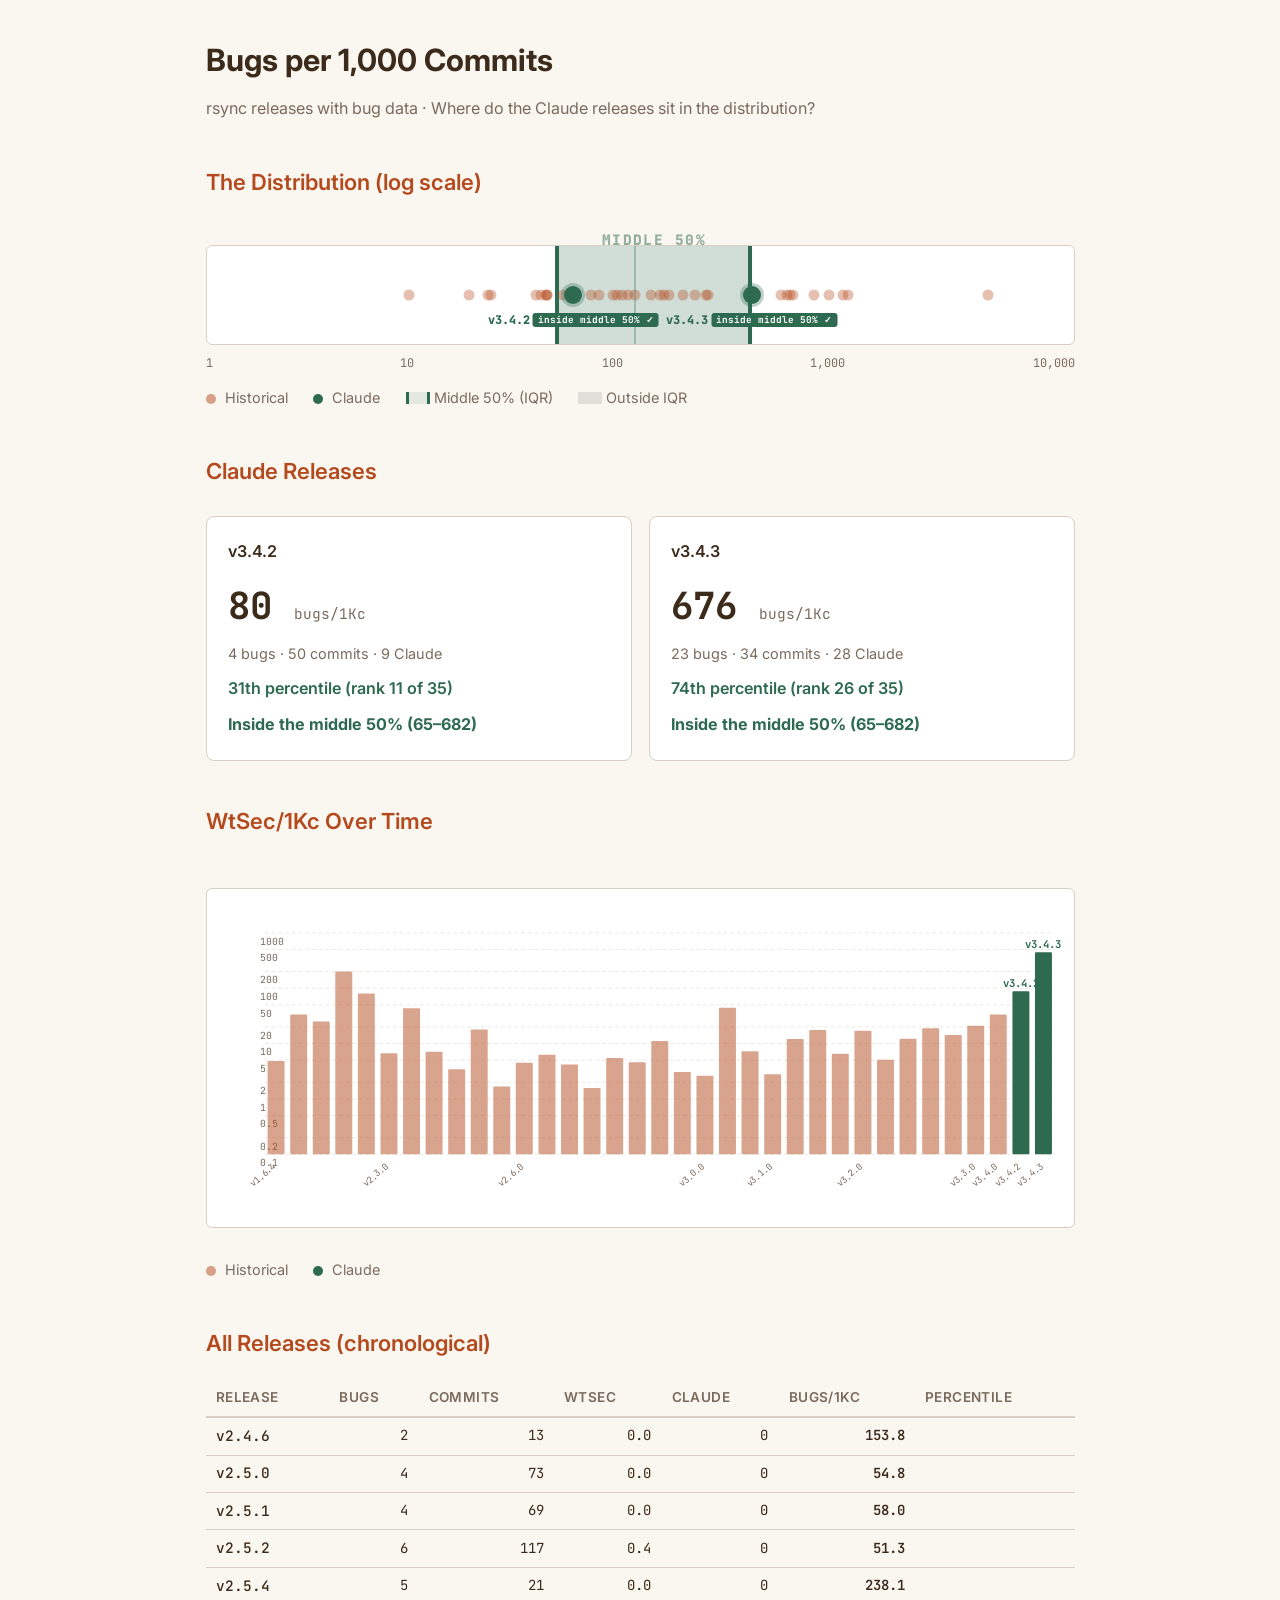
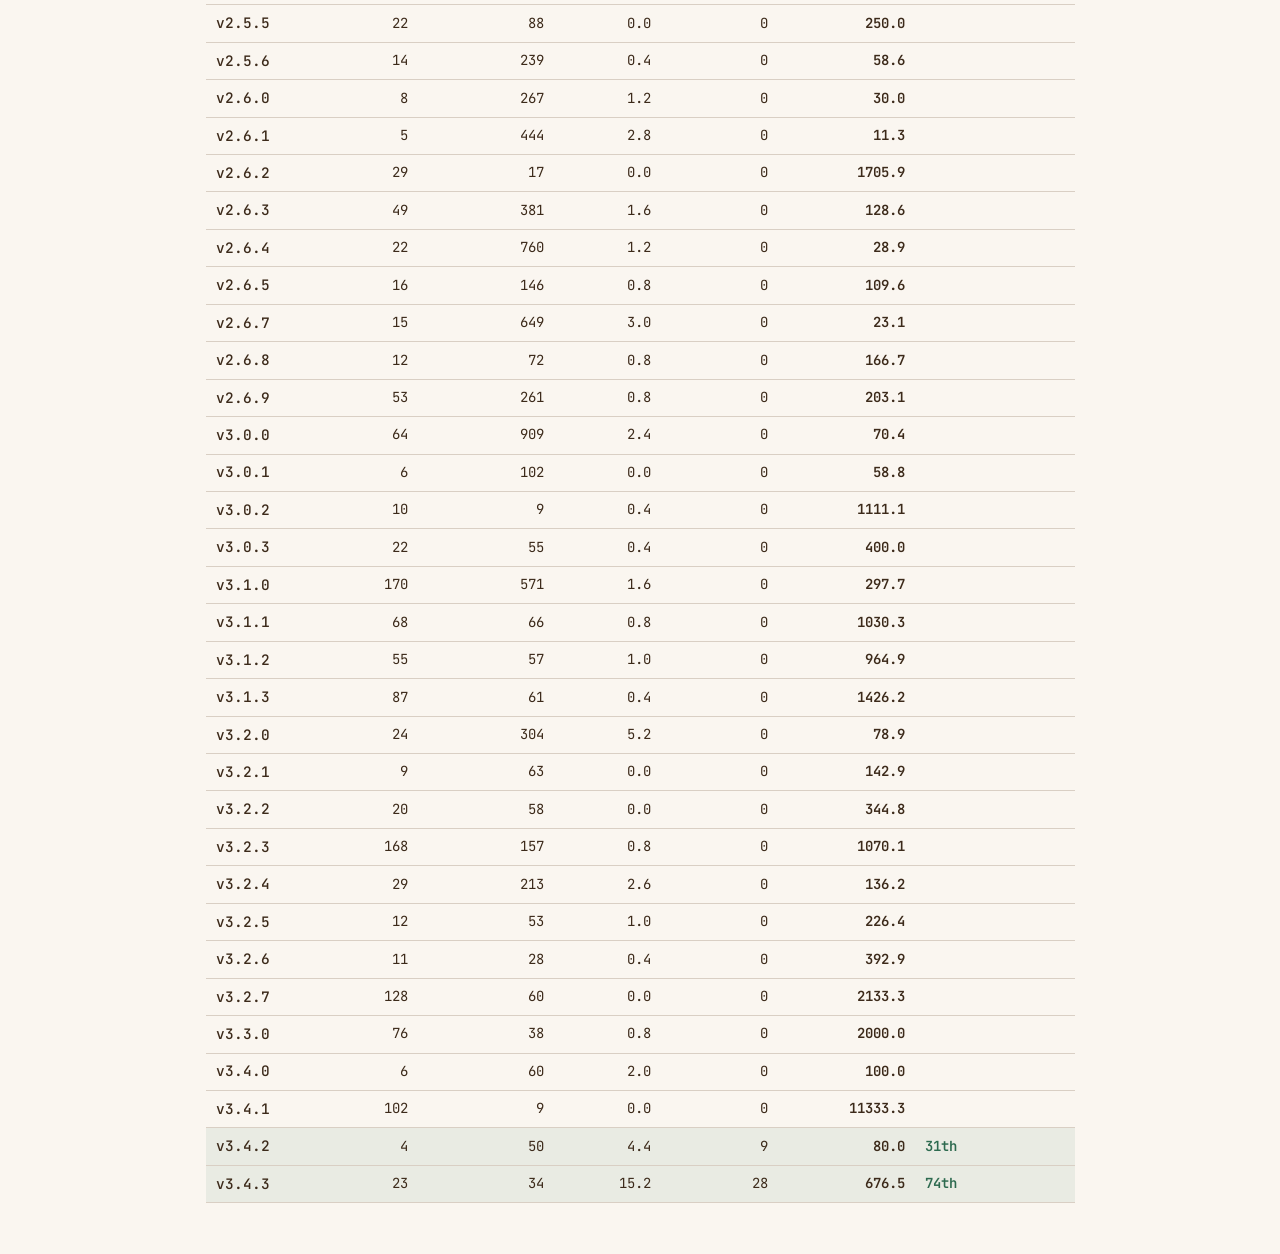
<file: output/index.html>
<!DOCTYPE html>
<html lang="en"><head><meta charset="UTF-8">
<meta name="viewport" content="width=device-width,initial-scale=1">
<title>Bugs/1Kc Distribution — rsync</title>
<style>
@import url('https://fonts.googleapis.com/css2?family=Inter:wght@300;400;500;600;700&family=JetBrains+Mono:wght@400;500;600&display=swap');
:root{--bg:#faf6f0;--fg:#3c2a1a;--muted:#7a6b5d;--accent:#b44a1e;--pos:#2d6a4f;--bdr:#d9cfc4;--s:'Inter',sans-serif;--m:'JetBrains Mono',monospace}
*{box-sizing:border-box;margin:0;padding:0}html{font-size:17px}
body{font-family:var(--s);color:var(--fg);background:var(--bg);line-height:1.7;max-width:920px;margin:0 auto;padding:2rem 1.5rem}
h1{font-size:1.8rem;font-weight:700;margin-bottom:.5rem}
h2{font-size:1.3rem;font-weight:600;margin:2.5rem 0 .75rem;color:var(--accent)}
p{margin-bottom:.75rem}.sub{color:var(--muted);font-size:.95rem;margin-bottom:2rem}
table{width:100%;border-collapse:collapse;font-size:.85rem;margin:1rem 0}
th{text-align:left;font-weight:600;padding:.4rem .6rem;border-bottom:2px solid var(--bdr);color:var(--muted);font-size:.8rem;text-transform:uppercase;letter-spacing:.03em}
td{padding:.35rem .6rem;border-bottom:1px solid var(--bdr)}
td.n{text-align:right;font-family:var(--m);font-size:.82rem}
td.rel{font-family:var(--m);font-weight:500}
td.rate{font-weight:600}
tr.claude-era{background:rgba(45,106,79,.08)}
td.era{color:var(--pos);font-weight:600;font-size:.82rem;font-family:var(--m)}
.g{display:grid;grid-template-columns:1fr 1fr;gap:1rem;margin:1.5rem 0}
.c{background:#fff;border:1px solid var(--bdr);border-radius:8px;padding:1.25rem}
.c h3{font-size:.95rem;color:var(--fg);margin:0 0 .5rem 0;font-weight:600}
.c .b{font-size:2.2rem;font-weight:700;font-family:var(--m)}
.c .u{font-size:.85rem;color:var(--muted);font-weight:400}
.c .d{font-size:.85rem;color:var(--muted);margin-top:.25rem}
.c .pctile{color:var(--pos);font-weight:600;margin-top:.5rem;font-size:.95rem}
.c .iqr-tag{color:var(--pos);font-weight:700;margin-top:.5rem;font-size:.95rem}

/* ── Strip chart ── */
.strip{
  position:relative;height:100px;margin:2.5rem 0 .5rem;
  background:#fff;border-radius:6px;border:1px solid var(--bdr);
}
/* Greyed-out outside-IQR regions */
.outside{
  position:absolute;top:0;bottom:0;
  background:rgba(0,0,0,.22);pointer-events:none;z-index:0;
}
/* IQR green band */
.iqr{
  position:absolute;top:0;bottom:0;
  background:rgba(45,106,79,.22);
  border-left:4px solid var(--pos);border-right:4px solid var(--pos);
  pointer-events:none;z-index:0;
}
/* "middle 50%" centered label inside the band */
.iqr-center{
  position:absolute;top:-18px;transform:translateX(-50%);
  font-size:.85rem;font-family:var(--m);font-weight:800;
  color:var(--pos);letter-spacing:.1em;text-transform:uppercase;opacity:.5;
  pointer-events:none;z-index:1;white-space:nowrap;
}
/* Q1/Q3 boundary labels at the edges */
.q-label{
  position:absolute;bottom:4px;transform:translateX(-50%);
  pointer-events:none;z-index:4;text-align:center;
}
.q-val{
  display:inline-block;font-size:.7rem;color:var(--pos);
  font-family:var(--m);font-weight:800;
  background:var(--bg);padding:2px 6px;
  border:2px solid var(--pos);border-radius:4px;
}
/* Median line */
.med{
  position:absolute;top:0;bottom:0;width:2px;
  background:var(--pos);opacity:.3;pointer-events:none;
  transform:translateX(-50%);z-index:0;
}
/* Dots */
.dot{
  position:absolute;top:50%;transform:translate(-50%,-50%);
  border-radius:50%;cursor:help;z-index:1;opacity:.35;
}
.dot.claude-dot{
  opacity:1;z-index:2;
  box-shadow:0 0 0 3px rgba(45,106,79,.3);
}
/* Claude dot labels */
.dot-tag{
  position:absolute;top:calc(50% + 18px);transform:translateX(-50%);
  font-size:.7rem;font-family:var(--m);font-weight:800;
  color:var(--pos);text-align:center;line-height:1.3;
  pointer-events:none;white-space:nowrap;z-index:3;
}
.dot-tag .badge{
  display:inline-block;font-size:.55rem;font-weight:700;
  color:#fff;background:var(--pos);
  padding:1px 5px;border-radius:3px;margin-left:3px;
  vertical-align:middle;
}
.axis{display:flex;justify-content:space-between;font-size:.7rem;color:var(--muted);font-family:var(--m);margin-top:4px}
.legend{display:flex;gap:1.5rem;margin-top:.75rem;font-size:.85rem;color:var(--muted);flex-wrap:wrap}
.legend i{display:inline-block;width:10px;height:10px;border-radius:50%;margin-right:.3rem;vertical-align:middle}

/* ── Time-series chart ── */
.ts-chart{width:100%;height:340px;margin:2rem 0 .5rem;background:#fff;border-radius:6px;border:1px solid var(--bdr);overflow:visible}
.ts-bar{cursor:help}
.ts-label{font-size:.65rem;font-family:var(--m);font-weight:700;fill:var(--pos);text-anchor:middle}
.ts-y-label{font-size:.6rem;fill:var(--muted);font-family:var(--m);dominant-baseline:hanging}
.ts-x-label{font-size:.55rem;fill:var(--muted);font-family:var(--m);text-anchor:end}
.ts-grid{stroke:var(--bdr);stroke-width:.5;stroke-dasharray:4 3}
</style></head><body>

<h1>Bugs per 1,000 Commits</h1>
<p class="sub">rsync releases with bug data · Where do the Claude releases sit in the distribution?</p>

<h2>The Distribution (log scale)</h2>
<div class="strip">
  <div class="outside" style="right:59.8%"></div>
  <div class="outside" style="left:63.0%"></div>
  <div class="iqr" style="left:40.2%;width:22.7%"></div>
  <div class="iqr-center" style="left:51.6%">middle 50%</div>
  <div class="med" style="left:49.4%"></div>
  <div class="dot" style="left:48.6%;background:#b44a1e;width:11px;height:11px" title="v2.4.6: 154 bugs/1Kc"></div>
  <div class="dot" style="left:38.6%;background:#b44a1e;width:11px;height:11px" title="v2.5.0: 55 bugs/1Kc"></div>
  <div class="dot" style="left:39.2%;background:#b44a1e;width:11px;height:11px" title="v2.5.1: 58 bugs/1Kc"></div>
  <div class="dot" style="left:38.0%;background:#b44a1e;width:11px;height:11px" title="v2.5.2: 51 bugs/1Kc"></div>
  <div class="dot" style="left:52.8%;background:#b44a1e;width:11px;height:11px" title="v2.5.4: 238 bugs/1Kc"></div>
  <div class="dot" style="left:53.3%;background:#b44a1e;width:11px;height:11px" title="v2.5.5: 250 bugs/1Kc"></div>
  <div class="dot" style="left:39.3%;background:#b44a1e;width:11px;height:11px" title="v2.5.6: 59 bugs/1Kc"></div>
  <div class="dot" style="left:32.8%;background:#b44a1e;width:11px;height:11px" title="v2.6.0: 30 bugs/1Kc"></div>
  <div class="dot" style="left:23.4%;background:#b44a1e;width:11px;height:11px" title="v2.6.1: 11 bugs/1Kc"></div>
  <div class="dot" style="left:71.8%;background:#b44a1e;width:11px;height:11px" title="v2.6.2: 1706 bugs/1Kc"></div>
  <div class="dot" style="left:46.9%;background:#b44a1e;width:11px;height:11px" title="v2.6.3: 129 bugs/1Kc"></div>
  <div class="dot" style="left:32.5%;background:#b44a1e;width:11px;height:11px" title="v2.6.4: 29 bugs/1Kc"></div>
  <div class="dot" style="left:45.3%;background:#b44a1e;width:11px;height:11px" title="v2.6.5: 110 bugs/1Kc"></div>
  <div class="dot" style="left:30.3%;background:#b44a1e;width:11px;height:11px" title="v2.6.7: 23 bugs/1Kc"></div>
  <div class="dot" style="left:49.4%;background:#b44a1e;width:11px;height:11px" title="v2.6.8: 167 bugs/1Kc"></div>
  <div class="dot" style="left:51.3%;background:#b44a1e;width:11px;height:11px" title="v2.6.9: 203 bugs/1Kc"></div>
  <div class="dot" style="left:41.1%;background:#b44a1e;width:11px;height:11px" title="v3.0.0: 70 bugs/1Kc"></div>
  <div class="dot" style="left:39.3%;background:#b44a1e;width:11px;height:11px" title="v3.0.1: 59 bugs/1Kc"></div>
  <div class="dot" style="left:67.7%;background:#b44a1e;width:11px;height:11px" title="v3.0.2: 1111 bugs/1Kc"></div>
  <div class="dot" style="left:57.8%;background:#b44a1e;width:11px;height:11px" title="v3.0.3: 400 bugs/1Kc"></div>
  <div class="dot" style="left:55.0%;background:#b44a1e;width:11px;height:11px" title="v3.1.0: 298 bugs/1Kc"></div>
  <div class="dot" style="left:67.0%;background:#b44a1e;width:11px;height:11px" title="v3.1.1: 1030 bugs/1Kc"></div>
  <div class="dot" style="left:66.3%;background:#b44a1e;width:11px;height:11px" title="v3.1.2: 965 bugs/1Kc"></div>
  <div class="dot" style="left:70.1%;background:#b44a1e;width:11px;height:11px" title="v3.1.3: 1426 bugs/1Kc"></div>
  <div class="dot" style="left:42.2%;background:#b44a1e;width:11px;height:11px" title="v3.2.0: 79 bugs/1Kc"></div>
  <div class="dot" style="left:47.9%;background:#b44a1e;width:11px;height:11px" title="v3.2.1: 143 bugs/1Kc"></div>
  <div class="dot" style="left:56.4%;background:#b44a1e;width:11px;height:11px" title="v3.2.2: 345 bugs/1Kc"></div>
  <div class="dot" style="left:67.3%;background:#b44a1e;width:11px;height:11px" title="v3.2.3: 1070 bugs/1Kc"></div>
  <div class="dot" style="left:47.4%;background:#b44a1e;width:11px;height:11px" title="v3.2.4: 136 bugs/1Kc"></div>
  <div class="dot" style="left:52.3%;background:#b44a1e;width:11px;height:11px" title="v3.2.5: 226 bugs/1Kc"></div>
  <div class="dot" style="left:57.6%;background:#b44a1e;width:11px;height:11px" title="v3.2.6: 393 bugs/1Kc"></div>
  <div class="dot" style="left:74.0%;background:#b44a1e;width:11px;height:11px" title="v3.2.7: 2133 bugs/1Kc"></div>
  <div class="dot" style="left:73.4%;background:#b44a1e;width:11px;height:11px" title="v3.3.0: 2000 bugs/1Kc"></div>
  <div class="dot" style="left:44.4%;background:#b44a1e;width:11px;height:11px" title="v3.4.0: 100 bugs/1Kc"></div>
  <div class="dot" style="left:90.1%;background:#b44a1e;width:11px;height:11px" title="v3.4.1: 11333 bugs/1Kc"></div>
  <div class="dot claude-dot" style="left:42.3%;background:#2d6a4f;width:18px;height:18px" title="v3.4.2: 80 bugs/1Kc"></div>
  <div class="dot-tag" style="left:42.3%">v3.4.2<span class="badge">inside middle 50% ✓</span></div>
  <div class="dot claude-dot" style="left:62.9%;background:#2d6a4f;width:18px;height:18px" title="v3.4.3: 676 bugs/1Kc"></div>
  <div class="dot-tag" style="left:62.9%">v3.4.3<span class="badge">inside middle 50% ✓</span></div>
</div>
<div class="axis">
  <span>1</span><span>10</span><span>100</span><span>1,000</span><span>10,000</span>
</div>
<div class="legend">
  <span><i style="background:#b44a1e;opacity:.5"></i> Historical</span>
  <span><i style="background:#2d6a4f"></i> Claude</span>
  <span style="display:inline-flex;align-items:center;gap:4px">
    <span style="display:inline-block;width:24px;height:12px;background:rgba(45,106,79,.1);border-left:3px solid #2d6a4f;border-right:3px solid #2d6a4f;vertical-align:middle"></span>
    Middle 50% (IQR)
  </span>
  <span style="display:inline-flex;align-items:center;gap:4px">
    <span style="display:inline-block;width:24px;height:12px;background:rgba(0,0,0,.1);vertical-align:middle"></span>
    Outside IQR
  </span>
</div>

<h2>Claude Releases</h2>
<div class="g">
  <div class="c"><h3>v3.4.2</h3><div class="b">80 <span class="u">bugs/1Kc</span></div><div class="d">4 bugs · 50 commits · 9 Claude</div><div class="d pctile">31th percentile (rank 11 of 35)</div><div class="d iqr-tag">Inside the middle 50% (65–682)</div></div><div class="c"><h3>v3.4.3</h3><div class="b">676 <span class="u">bugs/1Kc</span></div><div class="d">23 bugs · 34 commits · 28 Claude</div><div class="d pctile">74th percentile (rank 26 of 35)</div><div class="d iqr-tag">Inside the middle 50% (65–682)</div></div>
</div>

<h2>WtSec/1Kc Over Time</h2>
<svg class="ts-chart" viewBox="0 0 900 300" preserveAspectRatio="xMidYMid meet">
  <line x1="60" y1="250.0" x2="880" y2="250.0" class="ts-grid"/><text x="55" y="254.0" class="ts-y-label">0.1</text><line x1="60" y1="232.7" x2="880" y2="232.7" class="ts-grid"/><text x="55" y="236.7" class="ts-y-label">0.2</text><line x1="60" y1="209.8" x2="880" y2="209.8" class="ts-grid"/><text x="55" y="213.8" class="ts-y-label">0.5</text><line x1="60" y1="192.5" x2="880" y2="192.5" class="ts-grid"/><text x="55" y="196.5" class="ts-y-label">1</text><line x1="60" y1="175.2" x2="880" y2="175.2" class="ts-grid"/><text x="55" y="179.2" class="ts-y-label">2</text><line x1="60" y1="152.3" x2="880" y2="152.3" class="ts-grid"/><text x="55" y="156.3" class="ts-y-label">5</text><line x1="60" y1="135.0" x2="880" y2="135.0" class="ts-grid"/><text x="55" y="139.0" class="ts-y-label">10</text><line x1="60" y1="117.7" x2="880" y2="117.7" class="ts-grid"/><text x="55" y="121.7" class="ts-y-label">20</text><line x1="60" y1="94.8" x2="880" y2="94.8" class="ts-grid"/><text x="55" y="98.8" class="ts-y-label">50</text><line x1="60" y1="77.5" x2="880" y2="77.5" class="ts-grid"/><text x="55" y="81.5" class="ts-y-label">100</text><line x1="60" y1="60.2" x2="880" y2="60.2" class="ts-grid"/><text x="55" y="64.2" class="ts-y-label">200</text><line x1="60" y1="37.3" x2="880" y2="37.3" class="ts-grid"/><text x="55" y="41.3" class="ts-y-label">500</text><line x1="60" y1="20.0" x2="880" y2="20.0" class="ts-grid"/><text x="55" y="24.0" class="ts-y-label">1000</text><rect x="62.9" y="153.2" width="17.6" height="96.8" fill="#b44a1e" opacity="0.5" rx="1" class="ts-bar"><title>v1.6.4: 4.8 WtSec/1Kc</title></rect>
<text x="71.7" y="264.0" class="ts-x-label" transform="rotate(-40 71.7 264.0)">v1.6.4</text>
<rect x="86.4" y="104.9" width="17.6" height="145.1" fill="#b44a1e" opacity="0.5" rx="1" class="ts-bar"><title>v1.6.9: 33.3 WtSec/1Kc</title></rect>
<rect x="109.8" y="112.1" width="17.6" height="137.9" fill="#b44a1e" opacity="0.5" rx="1" class="ts-bar"><title>v2.0.11: 25.0 WtSec/1Kc</title></rect>
<rect x="133.2" y="60.2" width="17.6" height="189.8" fill="#b44a1e" opacity="0.5" rx="1" class="ts-bar"><title>v2.0.18: 200.0 WtSec/1Kc</title></rect>
<rect x="156.6" y="83.1" width="17.6" height="166.9" fill="#b44a1e" opacity="0.5" rx="1" class="ts-bar"><title>v2.0.4: 80.0 WtSec/1Kc</title></rect>
<rect x="180.1" y="145.1" width="17.6" height="104.9" fill="#b44a1e" opacity="0.5" rx="1" class="ts-bar"><title>v2.3.0: 6.7 WtSec/1Kc</title></rect>
<text x="188.9" y="264.0" class="ts-x-label" transform="rotate(-40 188.9 264.0)">v2.3.0</text>
<rect x="203.5" y="98.3" width="17.6" height="151.7" fill="#b44a1e" opacity="0.5" rx="1" class="ts-bar"><title>v2.3.2: 43.5 WtSec/1Kc</title></rect>
<rect x="226.9" y="143.4" width="17.6" height="106.6" fill="#b44a1e" opacity="0.5" rx="1" class="ts-bar"><title>v2.4.0: 7.1 WtSec/1Kc</title></rect>
<rect x="250.4" y="161.8" width="17.6" height="88.2" fill="#b44a1e" opacity="0.5" rx="1" class="ts-bar"><title>v2.5.2: 3.4 WtSec/1Kc</title></rect>
<rect x="273.8" y="120.4" width="17.6" height="129.6" fill="#b44a1e" opacity="0.5" rx="1" class="ts-bar"><title>v2.5.3: 17.9 WtSec/1Kc</title></rect>
<rect x="297.2" y="179.6" width="17.6" height="70.4" fill="#b44a1e" opacity="0.5" rx="1" class="ts-bar"><title>v2.5.6: 1.7 WtSec/1Kc</title></rect>
<rect x="320.6" y="155.0" width="17.6" height="95.0" fill="#b44a1e" opacity="0.5" rx="1" class="ts-bar"><title>v2.6.0: 4.5 WtSec/1Kc</title></rect>
<text x="329.4" y="264.0" class="ts-x-label" transform="rotate(-40 329.4 264.0)">v2.6.0</text>
<rect x="344.1" y="146.5" width="17.6" height="103.5" fill="#b44a1e" opacity="0.5" rx="1" class="ts-bar"><title>v2.6.1: 6.3 WtSec/1Kc</title></rect>
<rect x="367.5" y="156.7" width="17.6" height="93.3" fill="#b44a1e" opacity="0.5" rx="1" class="ts-bar"><title>v2.6.3: 4.2 WtSec/1Kc</title></rect>
<rect x="390.9" y="181.1" width="17.6" height="68.9" fill="#b44a1e" opacity="0.5" rx="1" class="ts-bar"><title>v2.6.4: 1.6 WtSec/1Kc</title></rect>
<rect x="414.4" y="150.0" width="17.6" height="100.0" fill="#b44a1e" opacity="0.5" rx="1" class="ts-bar"><title>v2.6.5: 5.5 WtSec/1Kc</title></rect>
<rect x="437.8" y="154.3" width="17.6" height="95.7" fill="#b44a1e" opacity="0.5" rx="1" class="ts-bar"><title>v2.6.7: 4.6 WtSec/1Kc</title></rect>
<rect x="461.2" y="132.4" width="17.6" height="117.6" fill="#b44a1e" opacity="0.5" rx="1" class="ts-bar"><title>v2.6.8: 11.1 WtSec/1Kc</title></rect>
<rect x="484.6" y="164.5" width="17.6" height="85.5" fill="#b44a1e" opacity="0.5" rx="1" class="ts-bar"><title>v2.6.9: 3.1 WtSec/1Kc</title></rect>
<rect x="508.1" y="168.3" width="17.6" height="81.7" fill="#b44a1e" opacity="0.5" rx="1" class="ts-bar"><title>v3.0.0: 2.6 WtSec/1Kc</title></rect>
<text x="516.9" y="264.0" class="ts-x-label" transform="rotate(-40 516.9 264.0)">v3.0.0</text>
<rect x="531.5" y="97.8" width="17.6" height="152.2" fill="#b44a1e" opacity="0.5" rx="1" class="ts-bar"><title>v3.0.2: 44.4 WtSec/1Kc</title></rect>
<rect x="554.9" y="143.0" width="17.6" height="107.0" fill="#b44a1e" opacity="0.5" rx="1" class="ts-bar"><title>v3.0.3: 7.3 WtSec/1Kc</title></rect>
<rect x="578.4" y="166.8" width="17.6" height="83.2" fill="#b44a1e" opacity="0.5" rx="1" class="ts-bar"><title>v3.1.0: 2.8 WtSec/1Kc</title></rect>
<text x="587.1" y="264.0" class="ts-x-label" transform="rotate(-40 587.1 264.0)">v3.1.0</text>
<rect x="601.8" y="130.2" width="17.6" height="119.8" fill="#b44a1e" opacity="0.5" rx="1" class="ts-bar"><title>v3.1.1: 12.1 WtSec/1Kc</title></rect>
<rect x="625.2" y="121.0" width="17.6" height="129.0" fill="#b44a1e" opacity="0.5" rx="1" class="ts-bar"><title>v3.1.2: 17.5 WtSec/1Kc</title></rect>
<rect x="648.6" y="145.5" width="17.6" height="104.5" fill="#b44a1e" opacity="0.5" rx="1" class="ts-bar"><title>v3.1.3: 6.6 WtSec/1Kc</title></rect>
<rect x="672.1" y="121.6" width="17.6" height="128.4" fill="#b44a1e" opacity="0.5" rx="1" class="ts-bar"><title>v3.2.0: 17.1 WtSec/1Kc</title></rect>
<text x="680.9" y="264.0" class="ts-x-label" transform="rotate(-40 680.9 264.0)">v3.2.0</text>
<rect x="695.5" y="151.8" width="17.6" height="98.2" fill="#b44a1e" opacity="0.5" rx="1" class="ts-bar"><title>v3.2.3: 5.1 WtSec/1Kc</title></rect>
<rect x="718.9" y="130.0" width="17.6" height="120.0" fill="#b44a1e" opacity="0.5" rx="1" class="ts-bar"><title>v3.2.4: 12.2 WtSec/1Kc</title></rect>
<rect x="742.4" y="119.1" width="17.6" height="130.9" fill="#b44a1e" opacity="0.5" rx="1" class="ts-bar"><title>v3.2.5: 18.9 WtSec/1Kc</title></rect>
<rect x="765.8" y="126.1" width="17.6" height="123.9" fill="#b44a1e" opacity="0.5" rx="1" class="ts-bar"><title>v3.2.6: 14.3 WtSec/1Kc</title></rect>
<rect x="789.2" y="116.4" width="17.6" height="133.6" fill="#b44a1e" opacity="0.5" rx="1" class="ts-bar"><title>v3.3.0: 21.1 WtSec/1Kc</title></rect>
<text x="798.0" y="264.0" class="ts-x-label" transform="rotate(-40 798.0 264.0)">v3.3.0</text>
<rect x="812.6" y="104.9" width="17.6" height="145.1" fill="#b44a1e" opacity="0.5" rx="1" class="ts-bar"><title>v3.4.0: 33.3 WtSec/1Kc</title></rect>
<text x="821.4" y="264.0" class="ts-x-label" transform="rotate(-40 821.4 264.0)">v3.4.0</text>
<rect x="836.1" y="80.7" width="17.6" height="169.3" fill="#2d6a4f" opacity="1" rx="1" class="ts-bar"><title>v3.4.2: 88.0 WtSec/1Kc</title></rect>
<text x="844.9" y="76.7" class="ts-label">v3.4.2</text>
<text x="844.9" y="264.0" class="ts-x-label" transform="rotate(-40 844.9 264.0)">v3.4.2</text>
<rect x="859.5" y="40.1" width="17.6" height="209.9" fill="#2d6a4f" opacity="1" rx="1" class="ts-bar"><title>v3.4.3: 447.1 WtSec/1Kc</title></rect>
<text x="868.3" y="36.1" class="ts-label">v3.4.3</text>
<text x="868.3" y="264.0" class="ts-x-label" transform="rotate(-40 868.3 264.0)">v3.4.3</text>

</svg>
<div class="legend">
  <span><i style="background:#b44a1e;opacity:.5"></i> Historical</span>
  <span><i style="background:#2d6a4f"></i> Claude</span>
</div>

<h2>All Releases (chronological)</h2>
<table>
  <tr><th>Release</th><th>Bugs</th><th>Commits</th><th>WtSec</th><th>Claude</th><th>Bugs/1Kc</th><th>Percentile</th></tr>
  <tr class=""><td class="rel">v2.4.6</td><td class="n">2</td><td class="n">13</td><td class="n">0.0</td><td class="n">0</td><td class="n rate">153.8</td><td class="era"></td></tr>
          <tr class=""><td class="rel">v2.5.0</td><td class="n">4</td><td class="n">73</td><td class="n">0.0</td><td class="n">0</td><td class="n rate">54.8</td><td class="era"></td></tr>
          <tr class=""><td class="rel">v2.5.1</td><td class="n">4</td><td class="n">69</td><td class="n">0.0</td><td class="n">0</td><td class="n rate">58.0</td><td class="era"></td></tr>
          <tr class=""><td class="rel">v2.5.2</td><td class="n">6</td><td class="n">117</td><td class="n">0.4</td><td class="n">0</td><td class="n rate">51.3</td><td class="era"></td></tr>
          <tr class=""><td class="rel">v2.5.4</td><td class="n">5</td><td class="n">21</td><td class="n">0.0</td><td class="n">0</td><td class="n rate">238.1</td><td class="era"></td></tr>
          <tr class=""><td class="rel">v2.5.5</td><td class="n">22</td><td class="n">88</td><td class="n">0.0</td><td class="n">0</td><td class="n rate">250.0</td><td class="era"></td></tr>
          <tr class=""><td class="rel">v2.5.6</td><td class="n">14</td><td class="n">239</td><td class="n">0.4</td><td class="n">0</td><td class="n rate">58.6</td><td class="era"></td></tr>
          <tr class=""><td class="rel">v2.6.0</td><td class="n">8</td><td class="n">267</td><td class="n">1.2</td><td class="n">0</td><td class="n rate">30.0</td><td class="era"></td></tr>
          <tr class=""><td class="rel">v2.6.1</td><td class="n">5</td><td class="n">444</td><td class="n">2.8</td><td class="n">0</td><td class="n rate">11.3</td><td class="era"></td></tr>
          <tr class=""><td class="rel">v2.6.2</td><td class="n">29</td><td class="n">17</td><td class="n">0.0</td><td class="n">0</td><td class="n rate">1705.9</td><td class="era"></td></tr>
          <tr class=""><td class="rel">v2.6.3</td><td class="n">49</td><td class="n">381</td><td class="n">1.6</td><td class="n">0</td><td class="n rate">128.6</td><td class="era"></td></tr>
          <tr class=""><td class="rel">v2.6.4</td><td class="n">22</td><td class="n">760</td><td class="n">1.2</td><td class="n">0</td><td class="n rate">28.9</td><td class="era"></td></tr>
          <tr class=""><td class="rel">v2.6.5</td><td class="n">16</td><td class="n">146</td><td class="n">0.8</td><td class="n">0</td><td class="n rate">109.6</td><td class="era"></td></tr>
          <tr class=""><td class="rel">v2.6.7</td><td class="n">15</td><td class="n">649</td><td class="n">3.0</td><td class="n">0</td><td class="n rate">23.1</td><td class="era"></td></tr>
          <tr class=""><td class="rel">v2.6.8</td><td class="n">12</td><td class="n">72</td><td class="n">0.8</td><td class="n">0</td><td class="n rate">166.7</td><td class="era"></td></tr>
          <tr class=""><td class="rel">v2.6.9</td><td class="n">53</td><td class="n">261</td><td class="n">0.8</td><td class="n">0</td><td class="n rate">203.1</td><td class="era"></td></tr>
          <tr class=""><td class="rel">v3.0.0</td><td class="n">64</td><td class="n">909</td><td class="n">2.4</td><td class="n">0</td><td class="n rate">70.4</td><td class="era"></td></tr>
          <tr class=""><td class="rel">v3.0.1</td><td class="n">6</td><td class="n">102</td><td class="n">0.0</td><td class="n">0</td><td class="n rate">58.8</td><td class="era"></td></tr>
          <tr class=""><td class="rel">v3.0.2</td><td class="n">10</td><td class="n">9</td><td class="n">0.4</td><td class="n">0</td><td class="n rate">1111.1</td><td class="era"></td></tr>
          <tr class=""><td class="rel">v3.0.3</td><td class="n">22</td><td class="n">55</td><td class="n">0.4</td><td class="n">0</td><td class="n rate">400.0</td><td class="era"></td></tr>
          <tr class=""><td class="rel">v3.1.0</td><td class="n">170</td><td class="n">571</td><td class="n">1.6</td><td class="n">0</td><td class="n rate">297.7</td><td class="era"></td></tr>
          <tr class=""><td class="rel">v3.1.1</td><td class="n">68</td><td class="n">66</td><td class="n">0.8</td><td class="n">0</td><td class="n rate">1030.3</td><td class="era"></td></tr>
          <tr class=""><td class="rel">v3.1.2</td><td class="n">55</td><td class="n">57</td><td class="n">1.0</td><td class="n">0</td><td class="n rate">964.9</td><td class="era"></td></tr>
          <tr class=""><td class="rel">v3.1.3</td><td class="n">87</td><td class="n">61</td><td class="n">0.4</td><td class="n">0</td><td class="n rate">1426.2</td><td class="era"></td></tr>
          <tr class=""><td class="rel">v3.2.0</td><td class="n">24</td><td class="n">304</td><td class="n">5.2</td><td class="n">0</td><td class="n rate">78.9</td><td class="era"></td></tr>
          <tr class=""><td class="rel">v3.2.1</td><td class="n">9</td><td class="n">63</td><td class="n">0.0</td><td class="n">0</td><td class="n rate">142.9</td><td class="era"></td></tr>
          <tr class=""><td class="rel">v3.2.2</td><td class="n">20</td><td class="n">58</td><td class="n">0.0</td><td class="n">0</td><td class="n rate">344.8</td><td class="era"></td></tr>
          <tr class=""><td class="rel">v3.2.3</td><td class="n">168</td><td class="n">157</td><td class="n">0.8</td><td class="n">0</td><td class="n rate">1070.1</td><td class="era"></td></tr>
          <tr class=""><td class="rel">v3.2.4</td><td class="n">29</td><td class="n">213</td><td class="n">2.6</td><td class="n">0</td><td class="n rate">136.2</td><td class="era"></td></tr>
          <tr class=""><td class="rel">v3.2.5</td><td class="n">12</td><td class="n">53</td><td class="n">1.0</td><td class="n">0</td><td class="n rate">226.4</td><td class="era"></td></tr>
          <tr class=""><td class="rel">v3.2.6</td><td class="n">11</td><td class="n">28</td><td class="n">0.4</td><td class="n">0</td><td class="n rate">392.9</td><td class="era"></td></tr>
          <tr class=""><td class="rel">v3.2.7</td><td class="n">128</td><td class="n">60</td><td class="n">0.0</td><td class="n">0</td><td class="n rate">2133.3</td><td class="era"></td></tr>
          <tr class=""><td class="rel">v3.3.0</td><td class="n">76</td><td class="n">38</td><td class="n">0.8</td><td class="n">0</td><td class="n rate">2000.0</td><td class="era"></td></tr>
          <tr class=""><td class="rel">v3.4.0</td><td class="n">6</td><td class="n">60</td><td class="n">2.0</td><td class="n">0</td><td class="n rate">100.0</td><td class="era"></td></tr>
          <tr class=""><td class="rel">v3.4.1</td><td class="n">102</td><td class="n">9</td><td class="n">0.0</td><td class="n">0</td><td class="n rate">11333.3</td><td class="era"></td></tr>
          <tr class="claude-era"><td class="rel">v3.4.2</td><td class="n">4</td><td class="n">50</td><td class="n">4.4</td><td class="n">9</td><td class="n rate">80.0</td><td class="era">31th</td></tr>
          <tr class="claude-era"><td class="rel">v3.4.3</td><td class="n">23</td><td class="n">34</td><td class="n">15.2</td><td class="n">28</td><td class="n rate">676.5</td><td class="era">74th</td></tr>
          
</table>

</body></html>
</file>
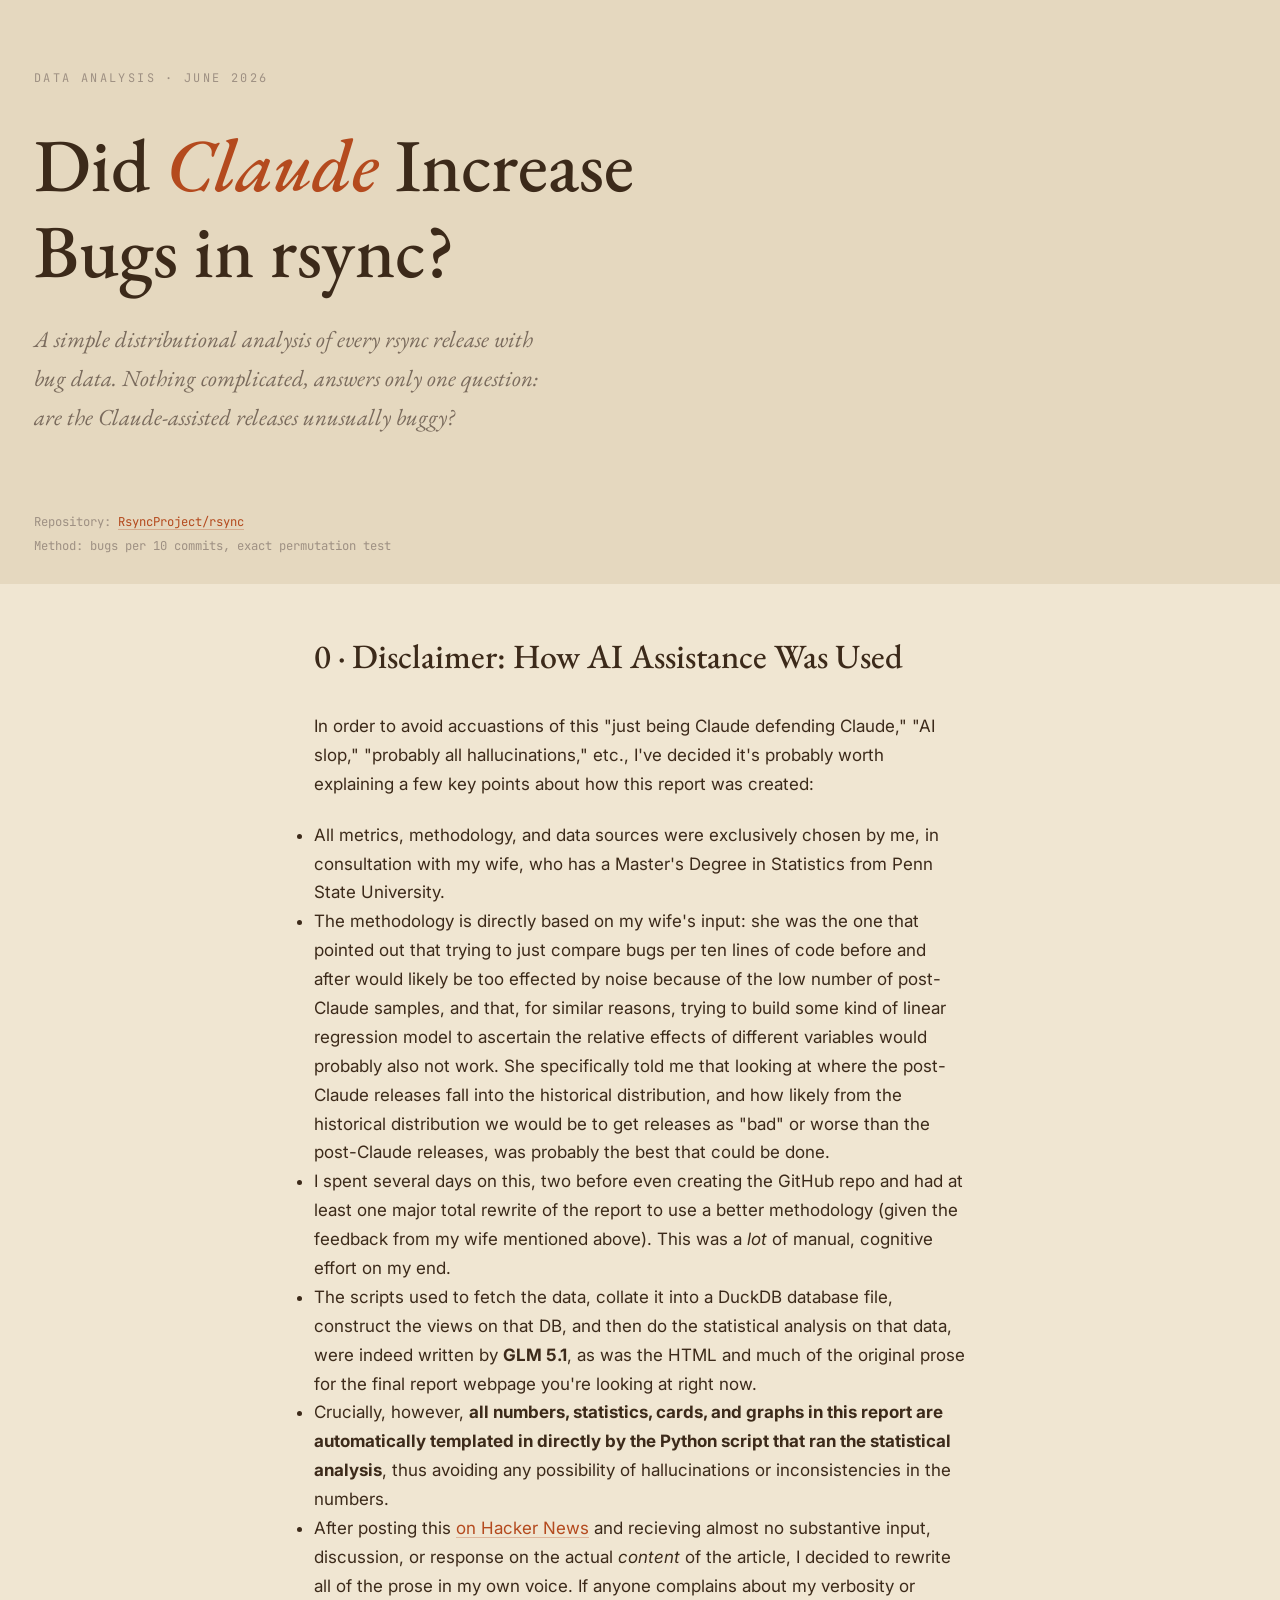
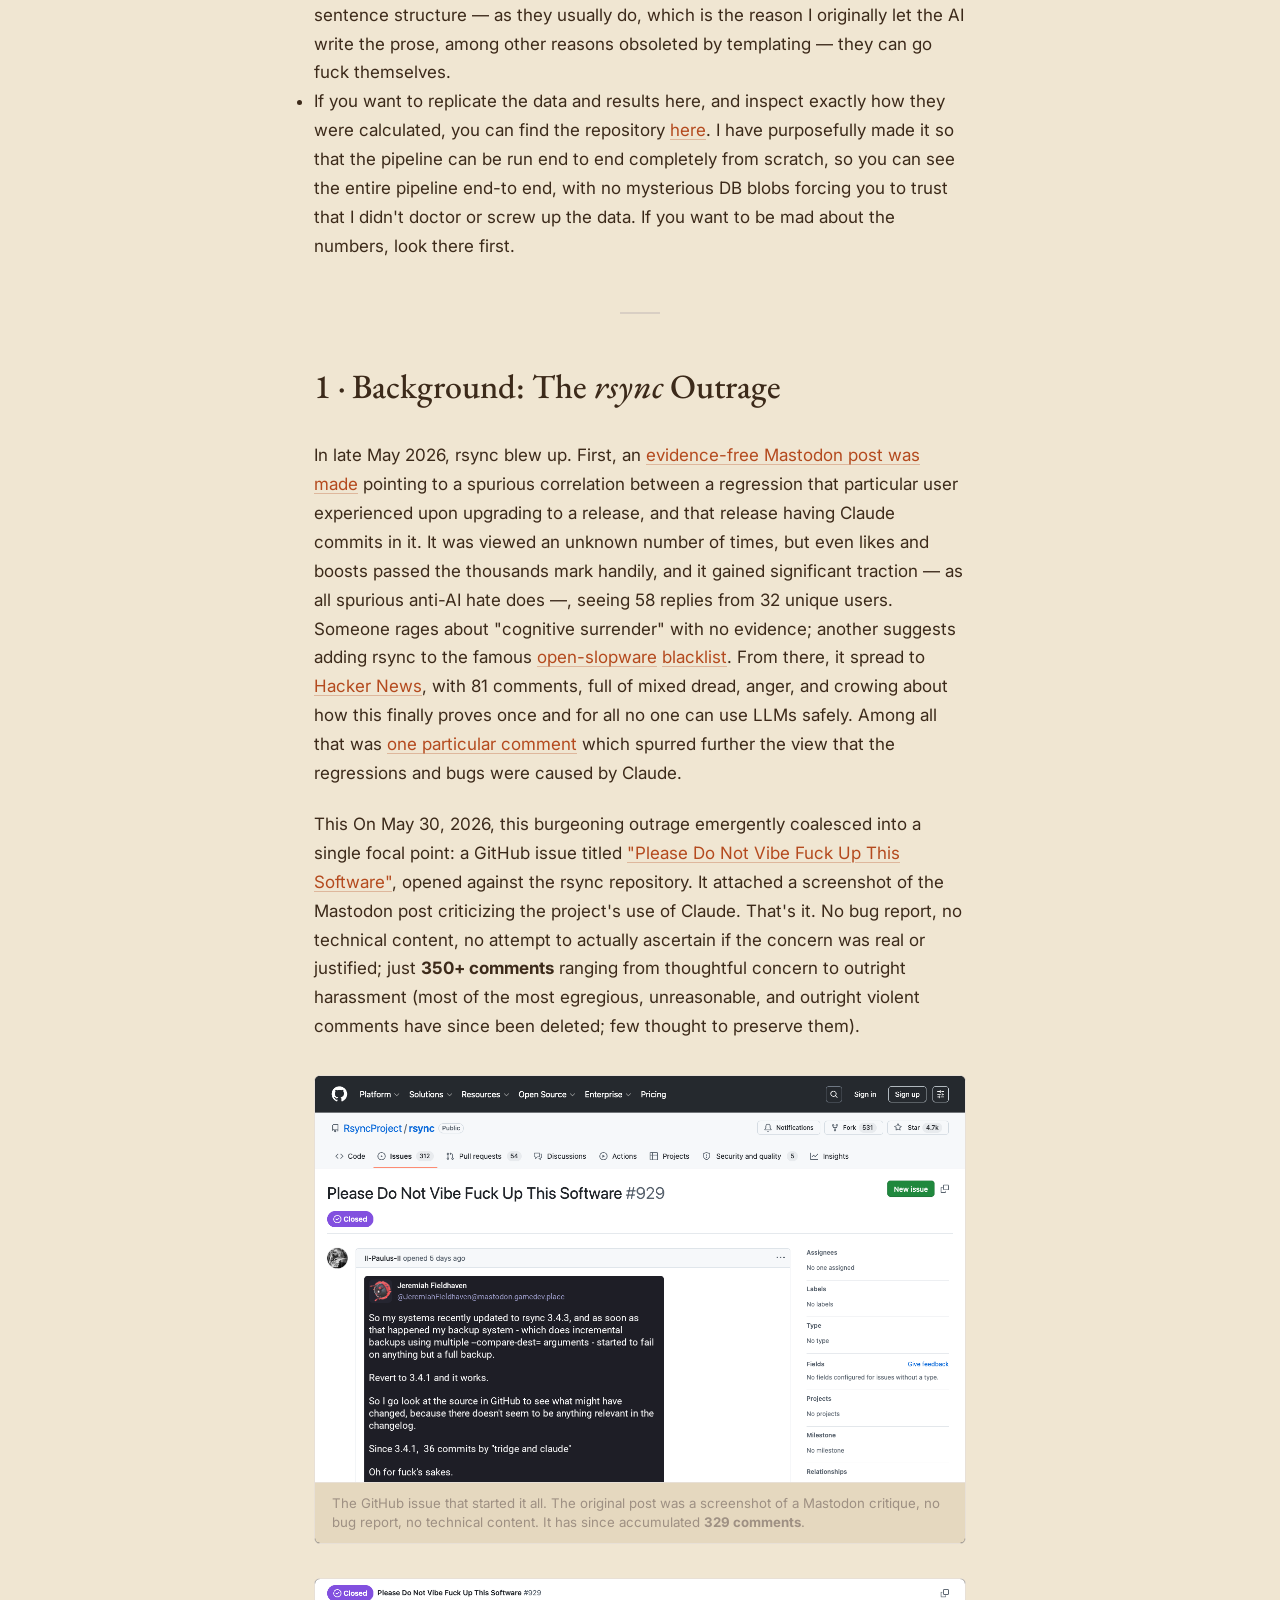
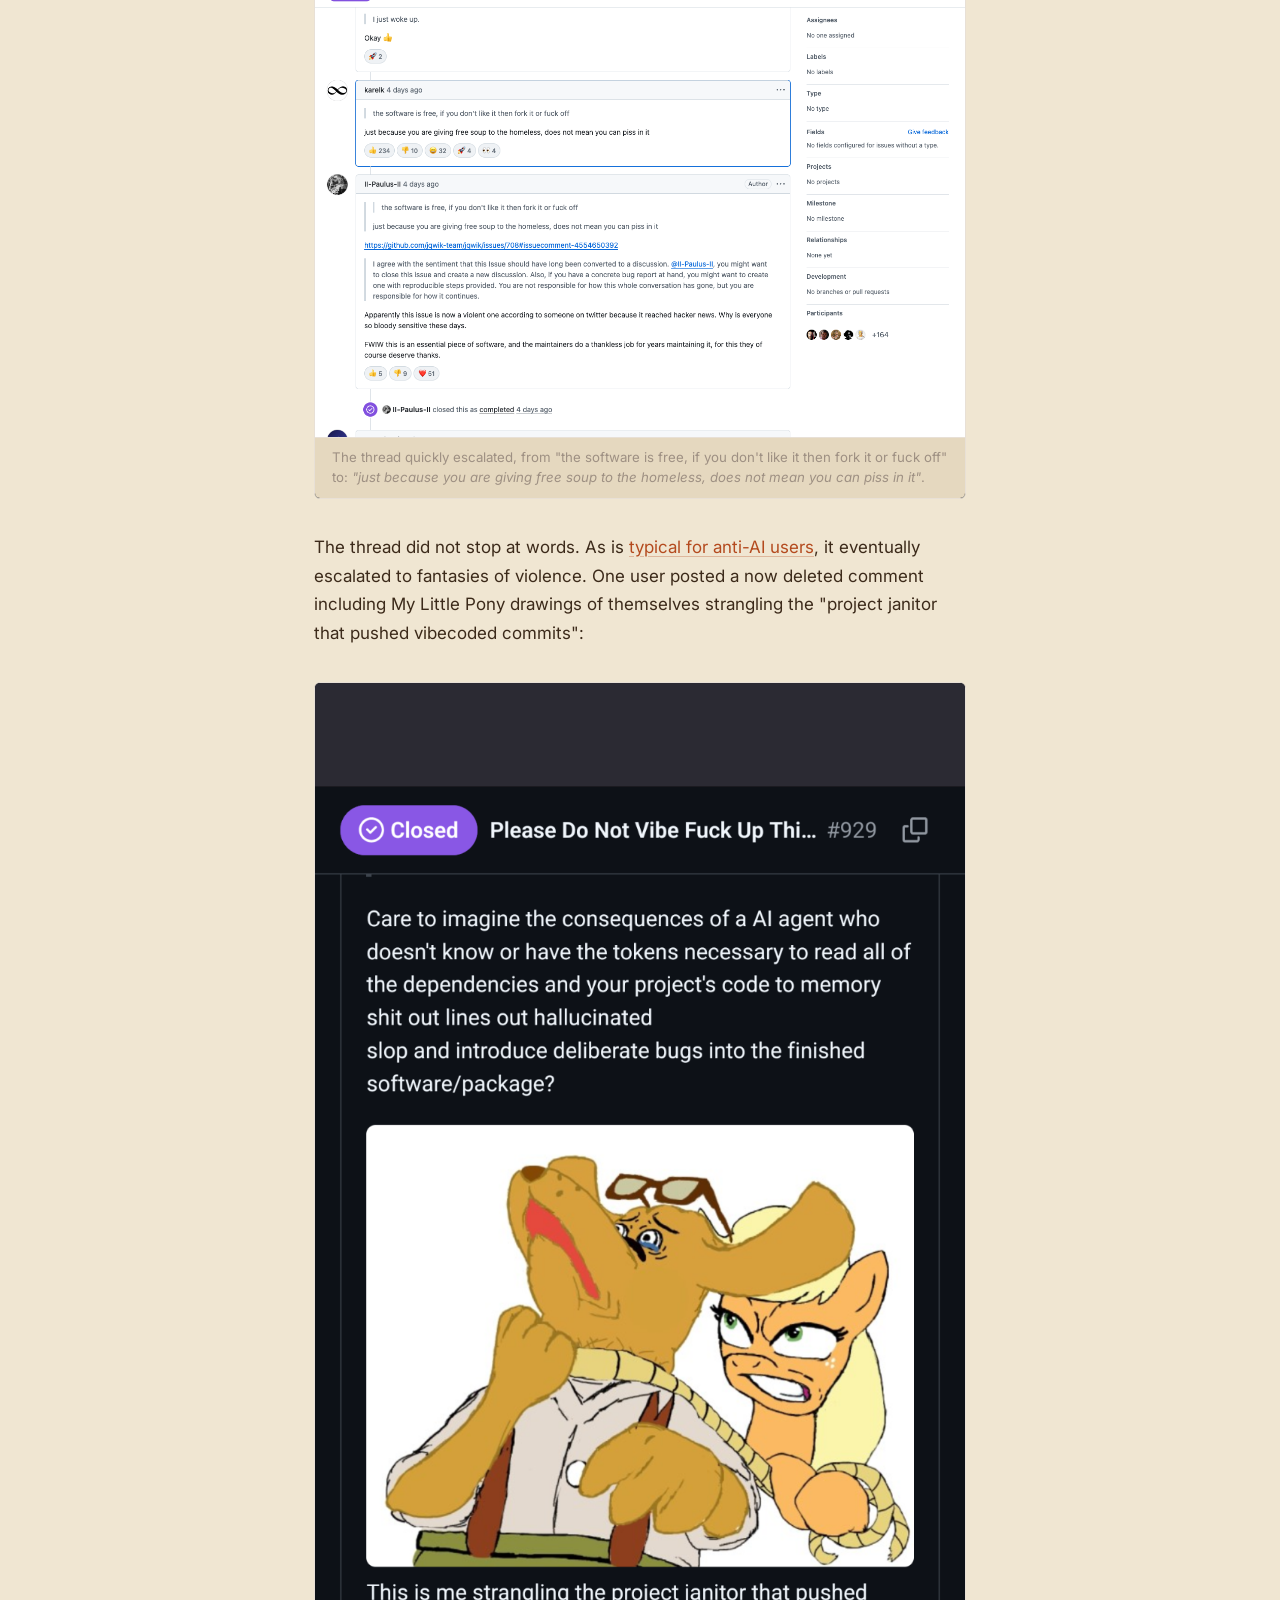
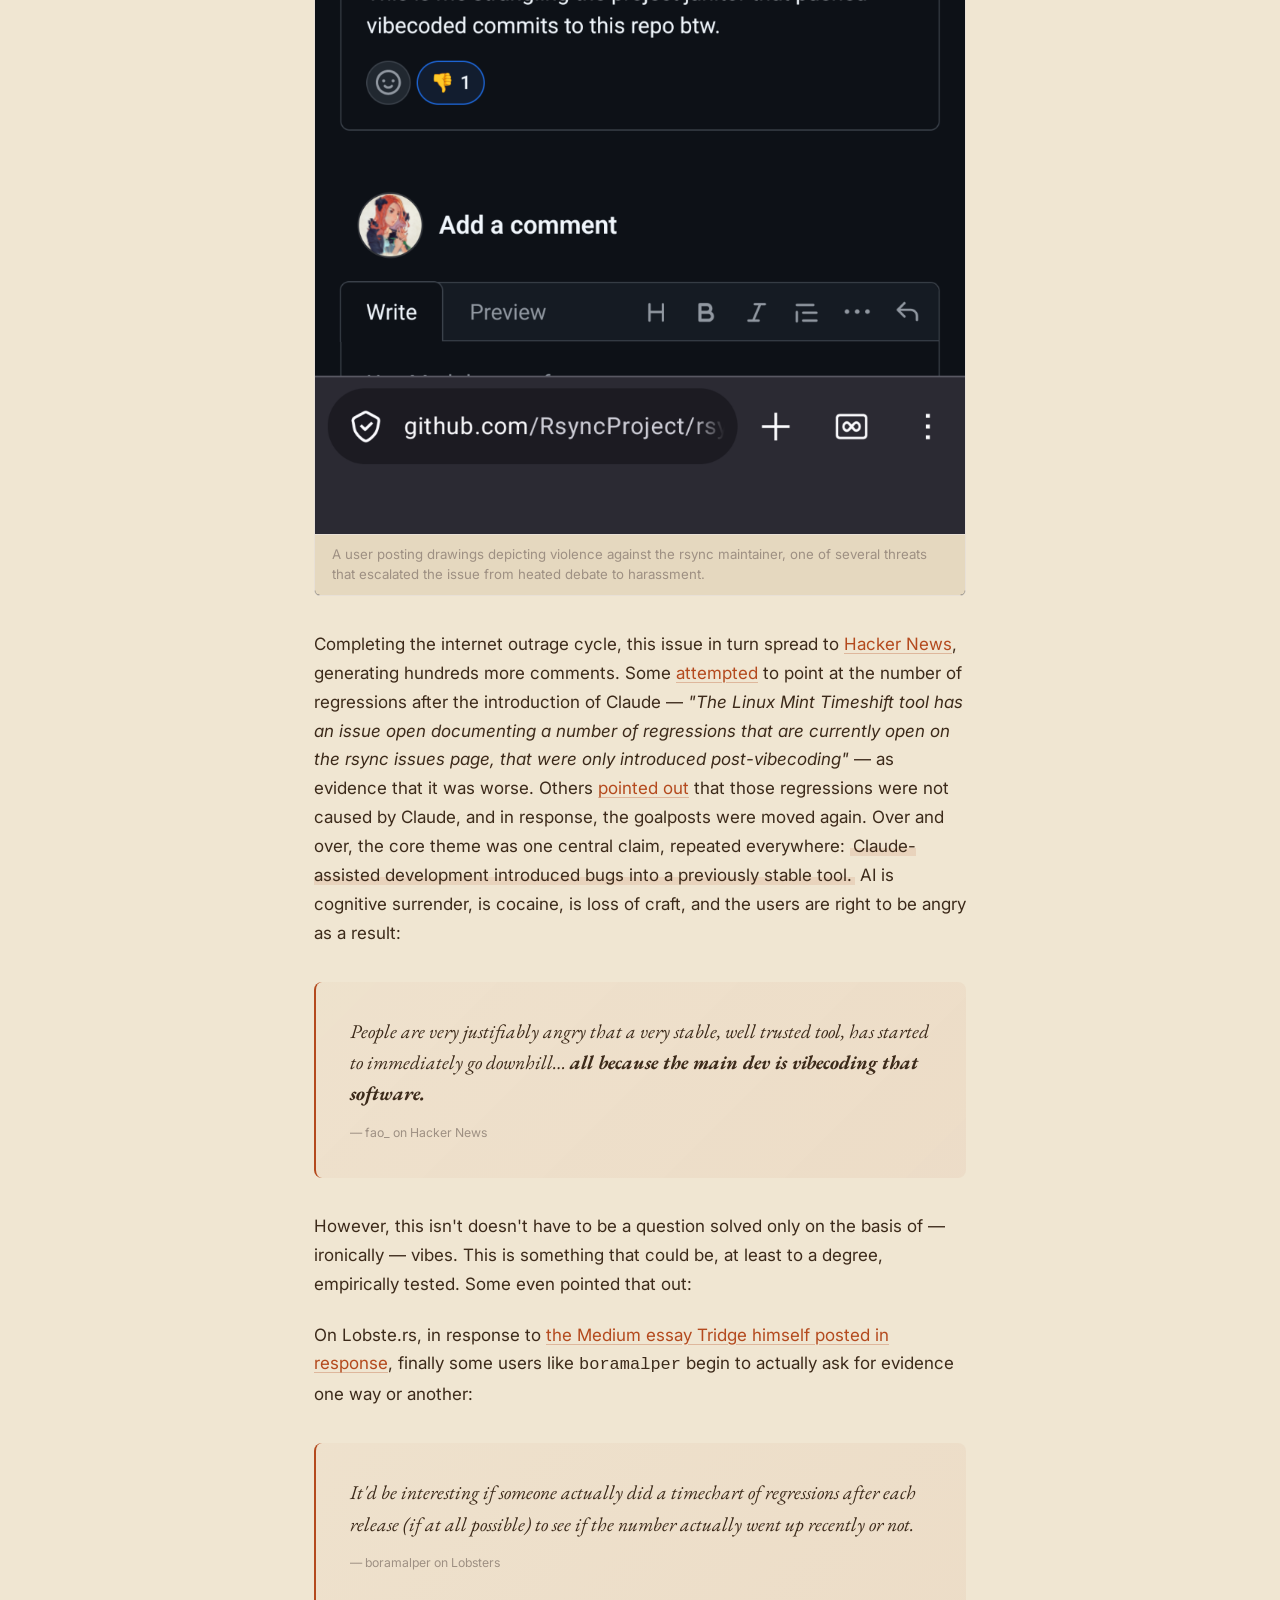
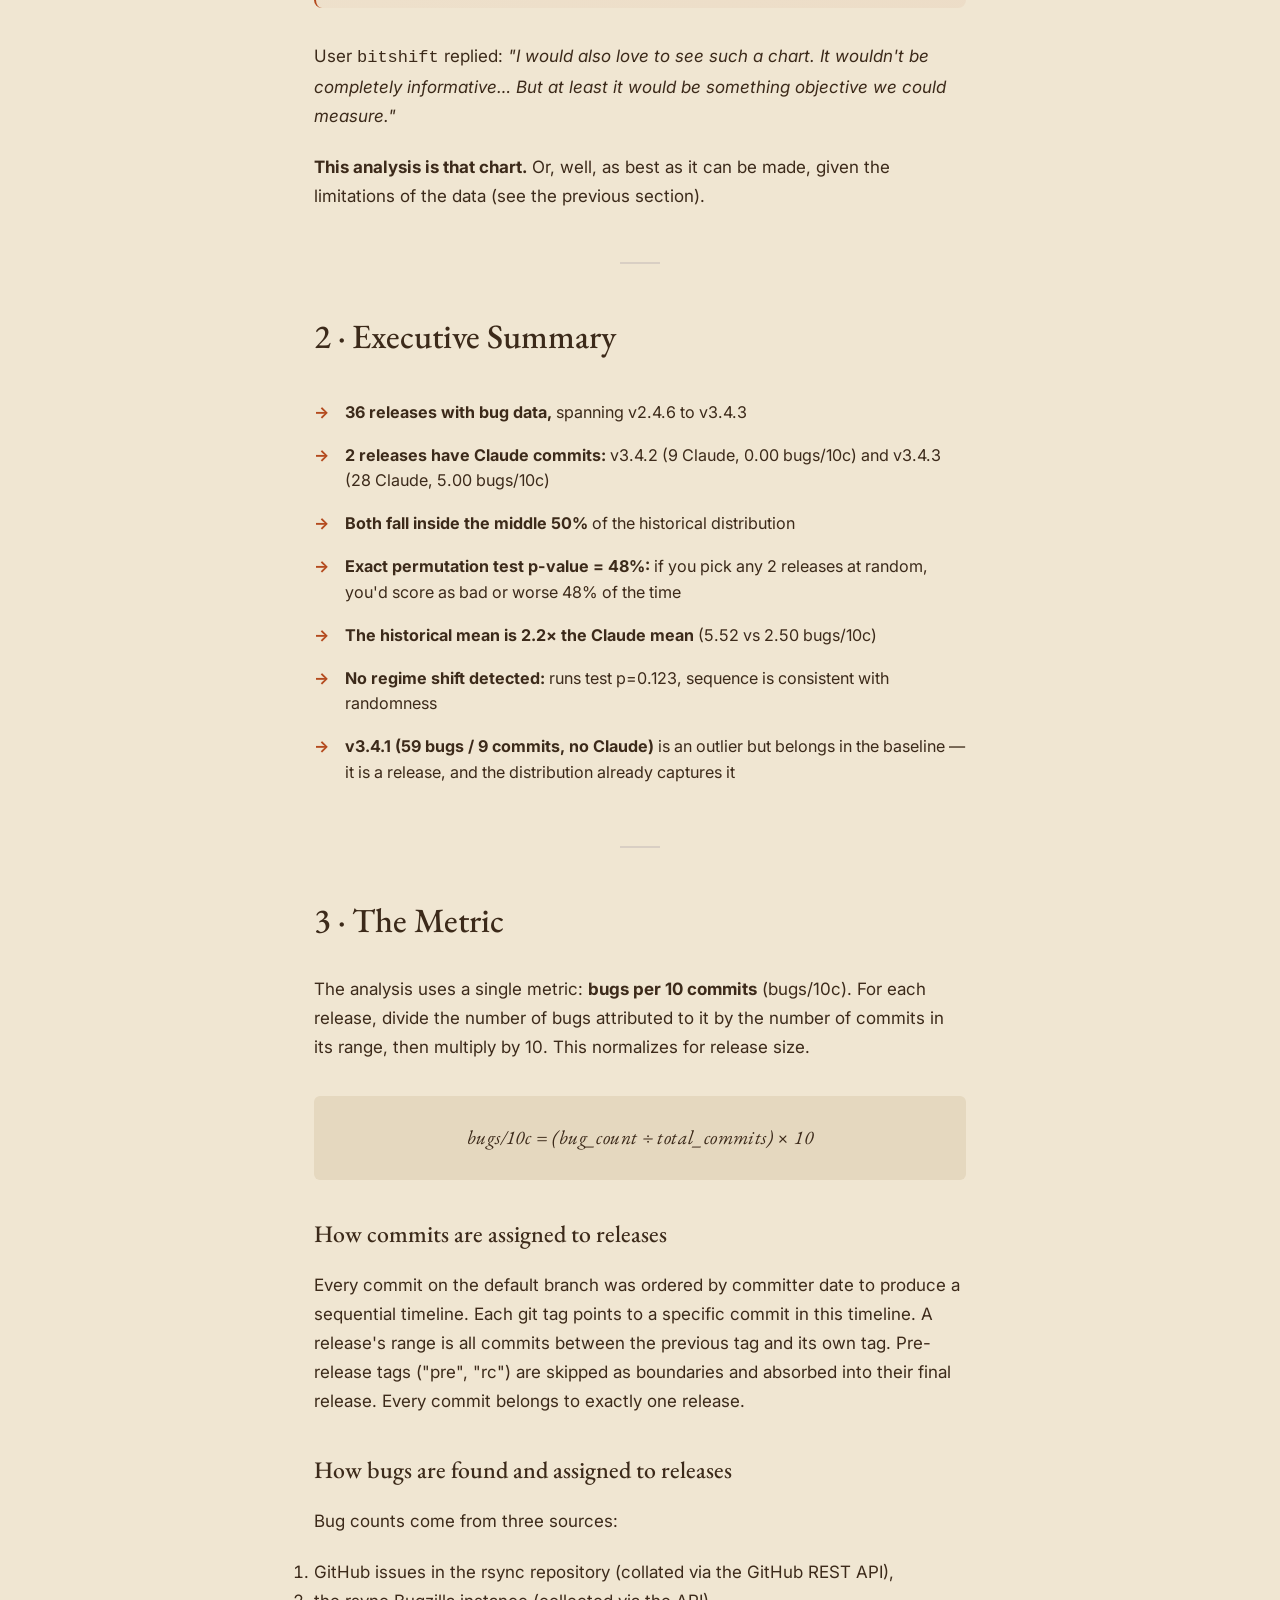
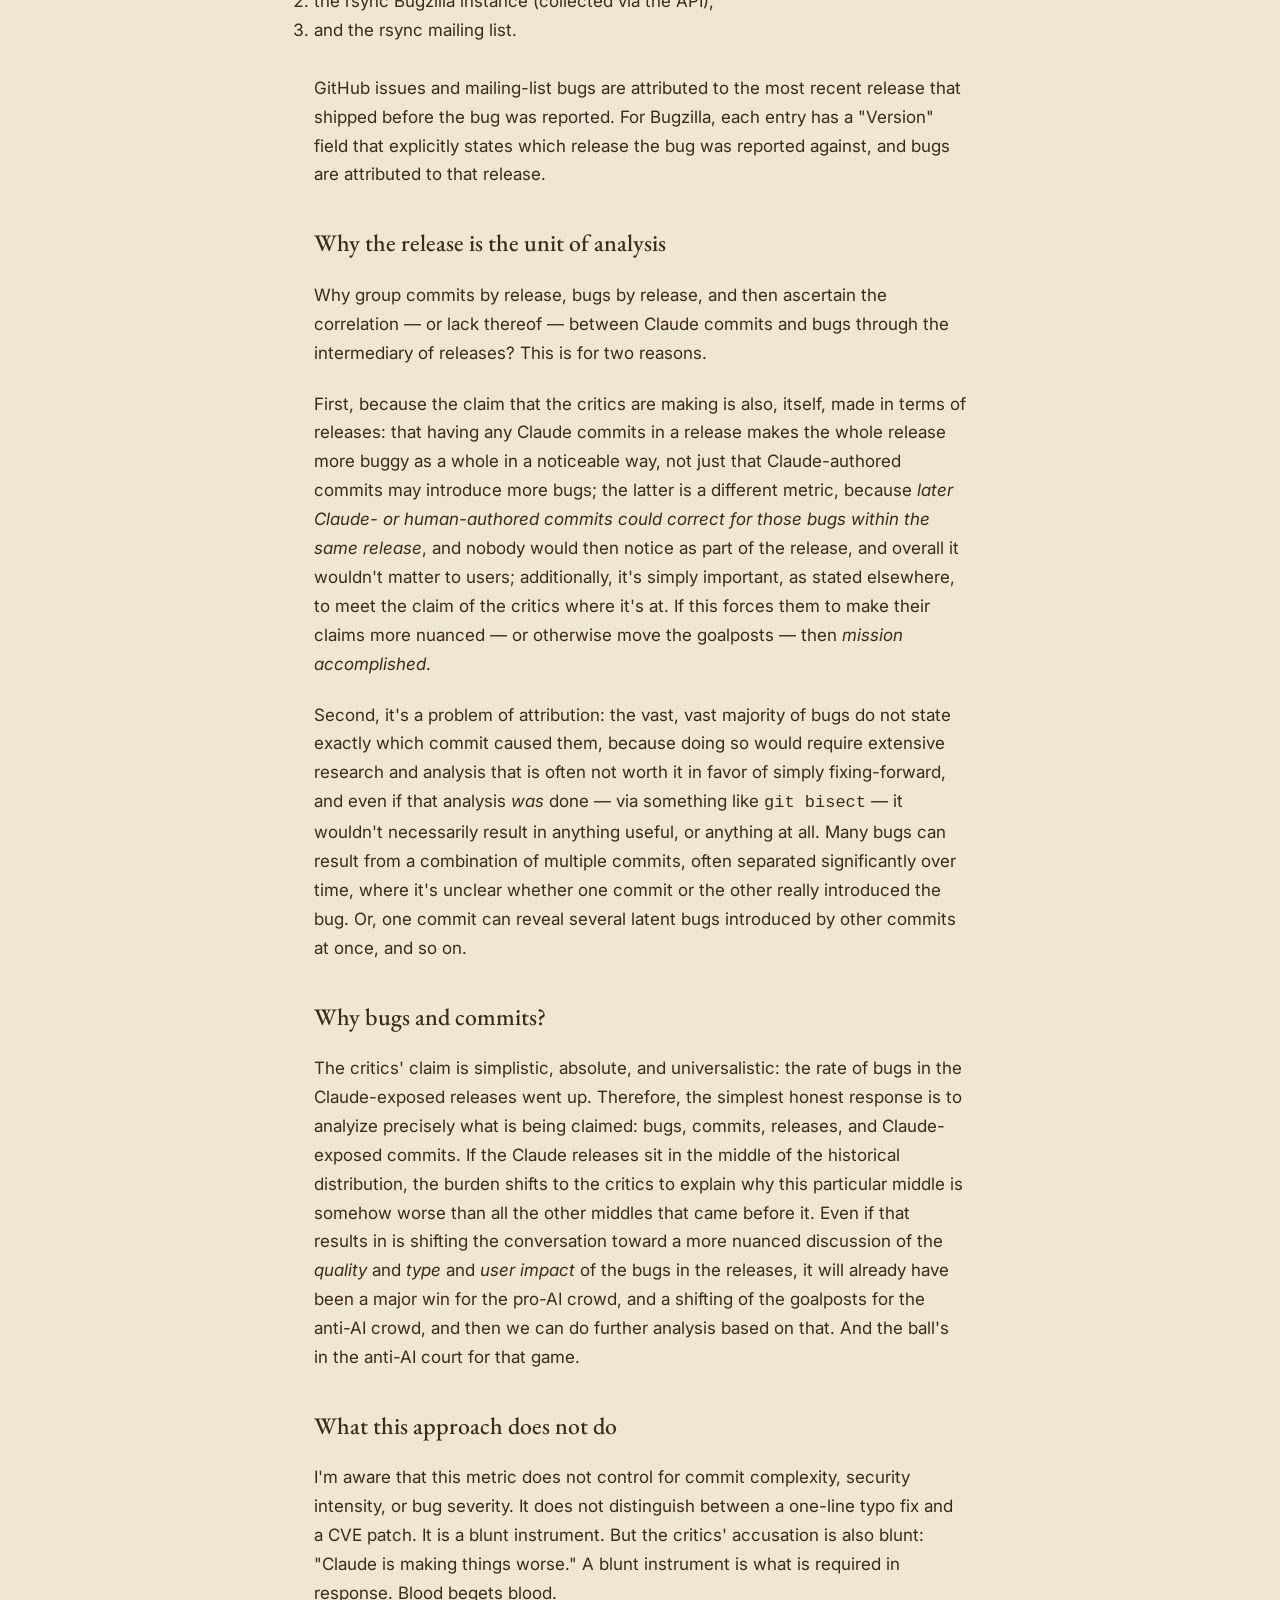
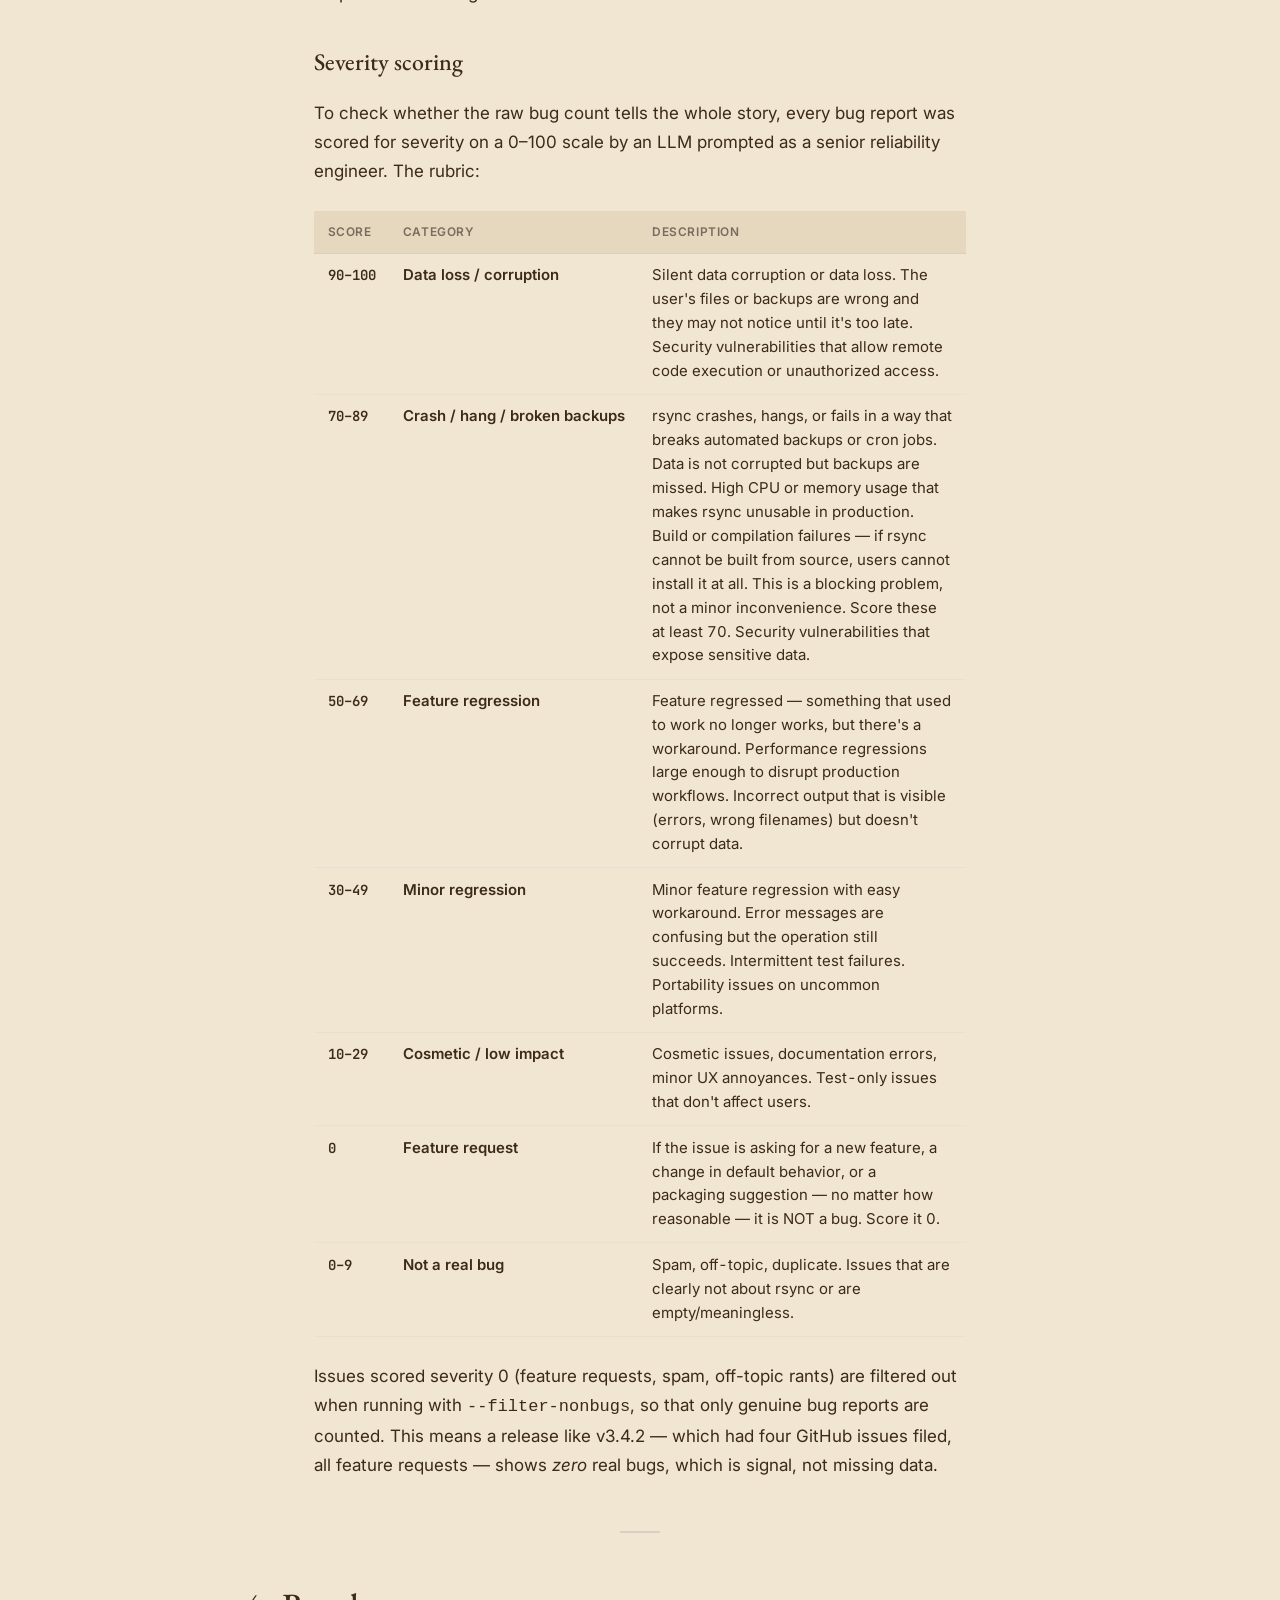
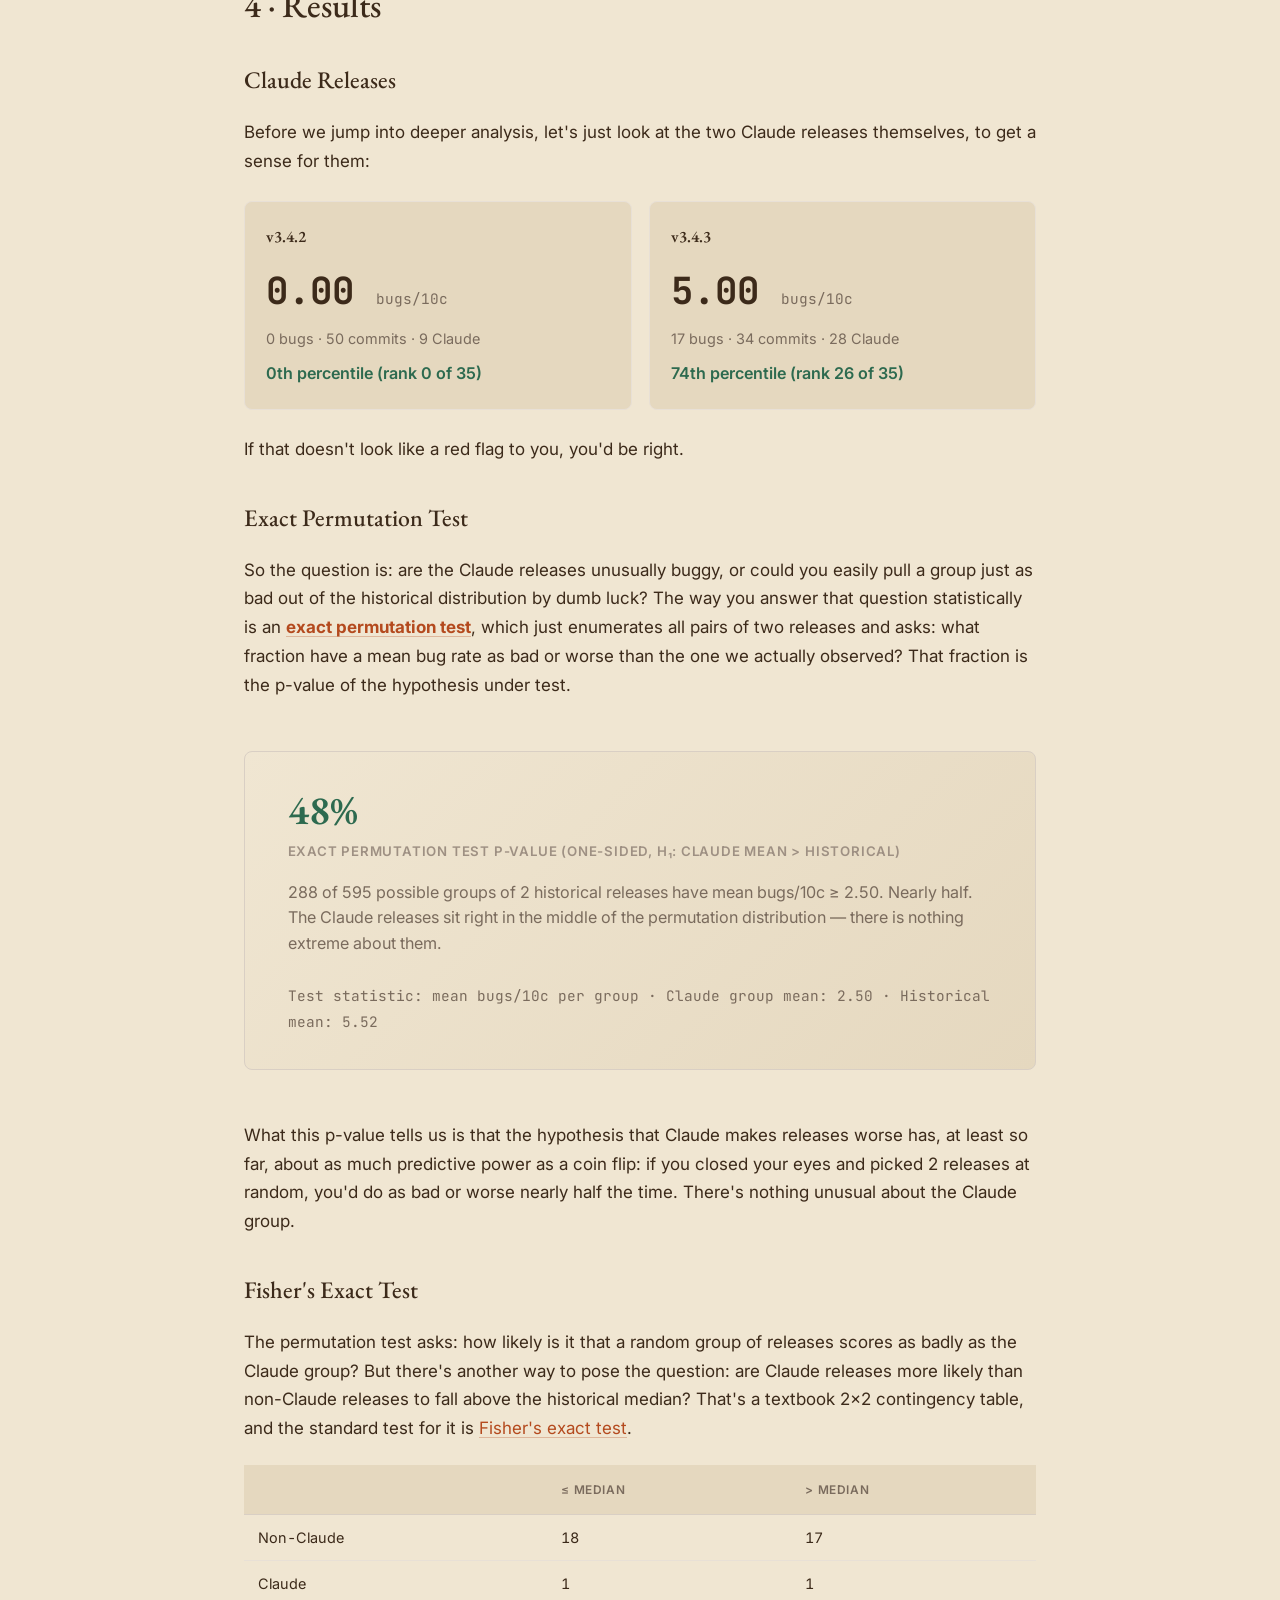
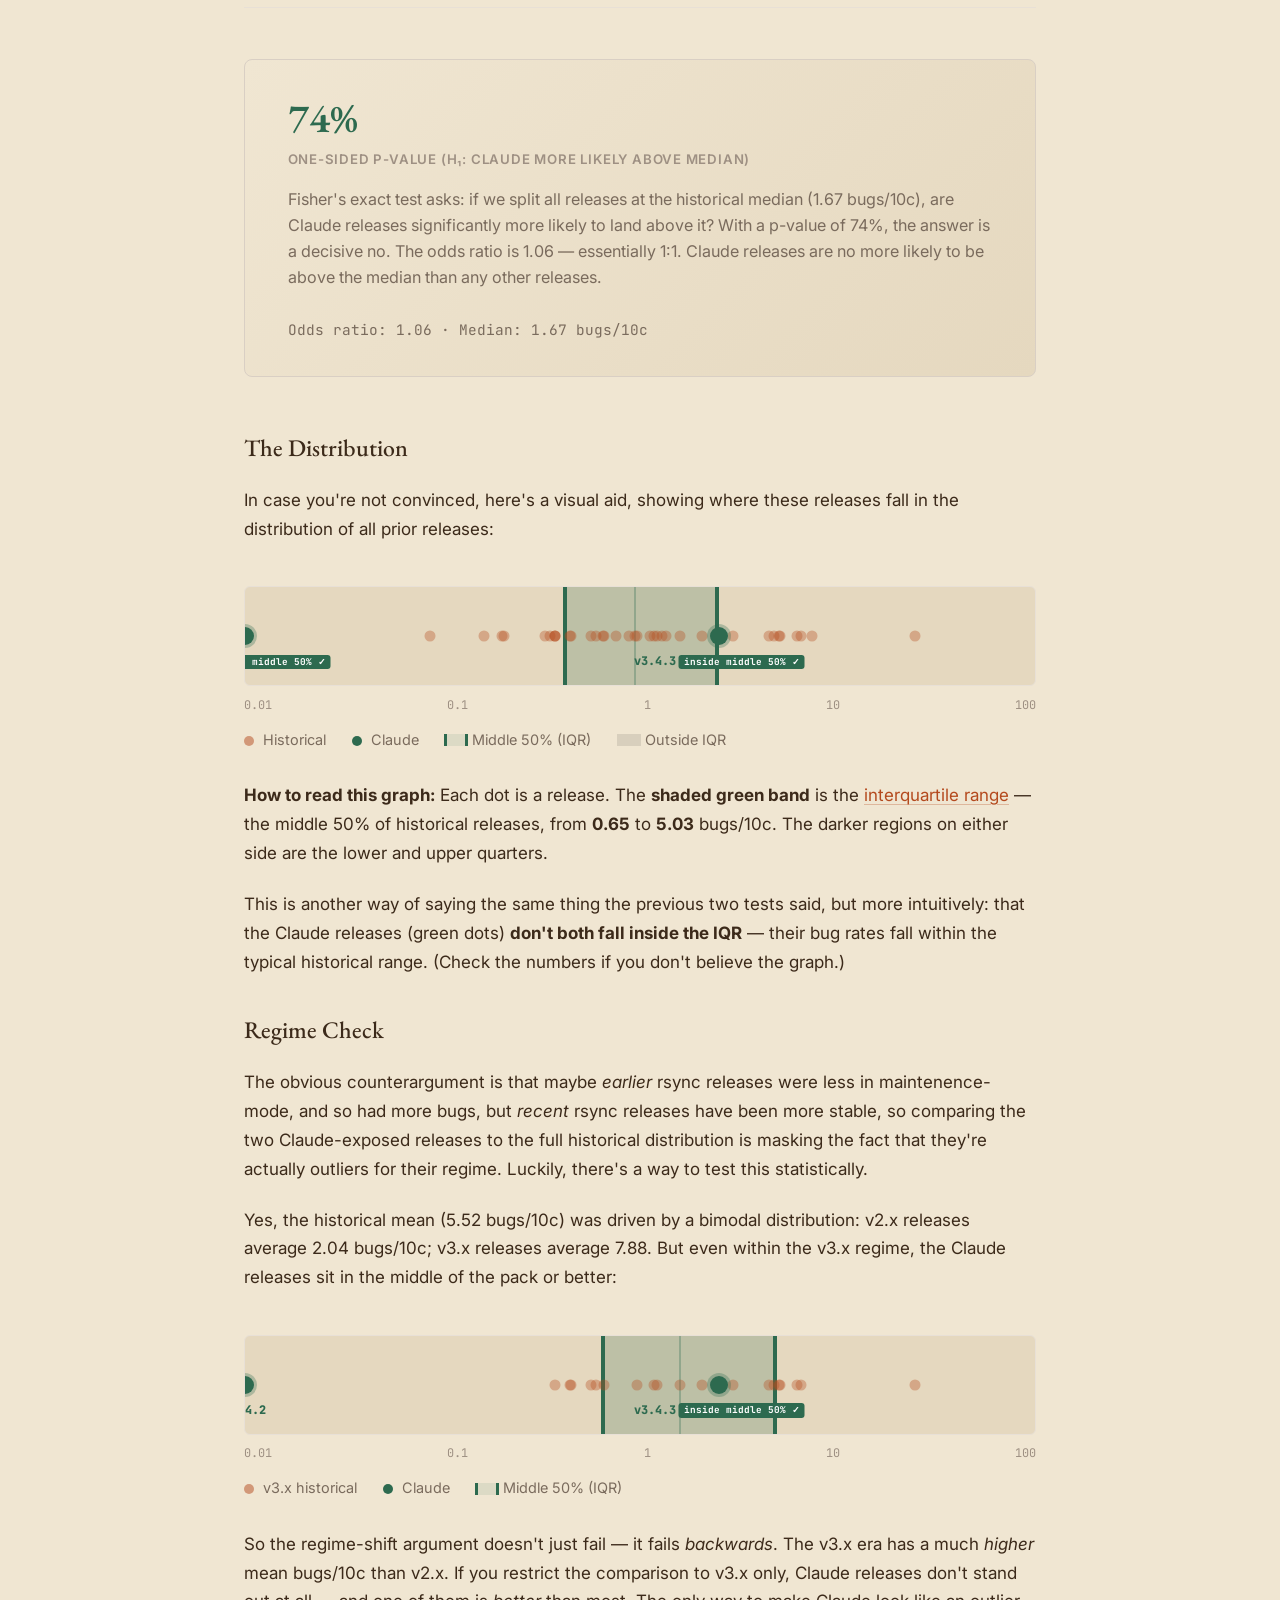
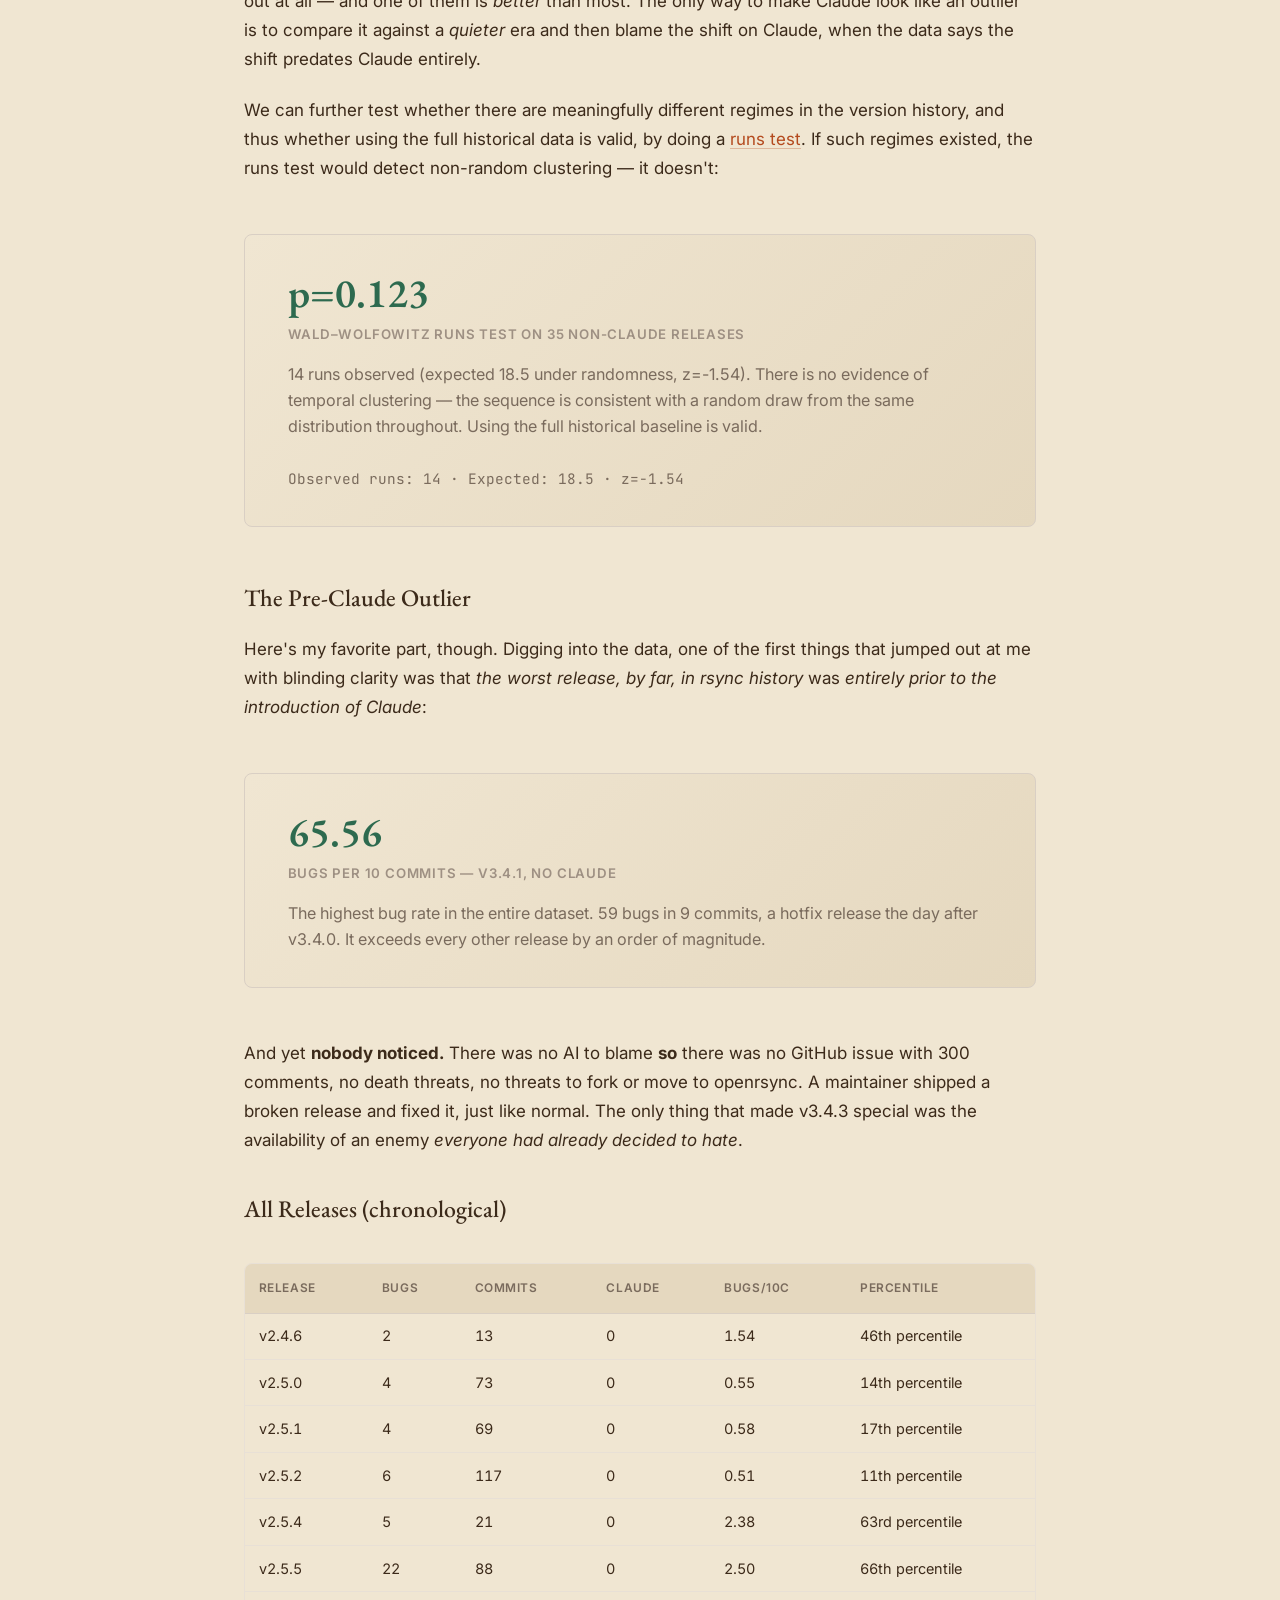
<file: docs/index_filtered.html>
<!DOCTYPE html>
<html lang="en">

<head>
    <meta charset="UTF-8">
    <meta name="viewport" content="width=device-width, initial-scale=1.0">
    <title>Did Claude Increase Bugs in rsync?</title>
    <link rel="stylesheet" href="bug_rate_report.css">

</head>

<body>

    <!-- ═══════════ HERO ═══════════ -->

    <header class="hero">
        <div class="hero-label">Data Analysis · June 2026</div>
        <h1>Did <em>Claude</em> Increase Bugs in rsync?</h1>
        <p class="hero-subtitle">A simple distributional analysis of every rsync release with bug data. Nothing
            complicated, answers only one question: are the Claude-assisted releases unusually buggy?</p>
        <div class="hero-meta">
            Repository: <a href="https://github.com/RsyncProject/rsync">RsyncProject/rsync</a><br>
            Method: bugs per 10 commits, exact permutation test
        </div>
    </header>

    <!-- ═══════════ BACKGROUND ═══════════ -->

    <section class="page">
        <h2>0 · Disclaimer: How AI Assistance Was Used</h2>

        <p>In order to avoid accuastions of this "just being Claude defending Claude," "AI slop," "probably all
            hallucinations," etc., I've decided it's probably worth explaining a few key points about how this report
            was
            created:</p>
        <ul>
            <li>All metrics, methodology, and data sources were exclusively chosen by me, in consultation with my wife,
                who has a Master's Degree in Statistics from Penn State University.</li>

            <li>The methodology is directly based on my wife's input: she was the one that pointed out that trying to
                just compare bugs per ten lines of code before and after would likely be too effected by noise because
                of the low number of post-Claude samples, and that, for similar reasons, trying to build some kind of
                linear regression model to ascertain the relative effects of different variables would probably also not
                work. She specifically told me that looking at where the post-Claude releases fall into the historical
                distribution, and how likely from the historical distribution we would be to get releases as "bad" or
                worse than the post-Claude releases, was probably the best that could be done.</li>

            <li>I spent several days on this, two before even creating the GitHub repo and had at least one major total
                rewrite of the report to use a better methodology (given the feedback from my wife mentioned above).
                This was a <i>lot</i> of manual, cognitive effort on my end.</li>

            <li>The scripts used to fetch the data, collate it into a DuckDB database file, construct the views on that
                DB, and then do the statistical analysis on that data, were indeed written by <b>GLM 5.1</b>, as was the
                HTML and much of the original prose for the final report webpage you're looking at right now.</li>

            <li>Crucially, however, <b>all numbers, statistics, cards, and graphs in this report are automatically
                    templated in directly by the Python script that ran the statistical analysis</b>, thus avoiding any
                possibility of hallucinations or inconsistencies in the numbers.</li>

            <li>After posting this <a href="https://news.ycombinator.com/item?id=48411635">on Hacker News</a> and
                recieving almost no substantive input, discussion, or response on the actual <i>content</i> of the
                article, I decided to rewrite all of the prose in my own voice. If anyone complains about my verbosity
                or sentence structure — as they usually do, which is the reason I originally let the AI write the prose,
                among other reasons obsoleted by templating — they can go fuck themselves.</li>

            <li>If you want to replicate the data and results here, and inspect exactly how they were calculated, you
                can find the repository <a href="https://github.com/alexispurslane/rsync-analysis/">here</a>. I have
                purposefully made it so that the pipeline can be run end to end completely from scratch, so you can see
                the entire pipeline end-to end, with no mysterious DB blobs forcing you to trust that I didn't doctor
                or screw up the data. If you want to be mad about the numbers, look there first.</li>
        </ul>


        <div class="section-divider"></div>

    </section>

    <section class="page">

        <h2>1 · Background: The <em>rsync</em> Outrage</h2>

        <p>In late May 2026, rsync blew up. First, an <a
                href="https://mastodon.gamedev.place/@JeremiahFieldhaven/116654345332213390">evidence-free Mastodon post
                was made</a> pointing to a spurious correlation between a regression that particular user experienced
            upon upgrading to a release, and that release having Claude commits in it. It was viewed an unknown number
            of times, but even likes and boosts passed the thousands mark handily, and it gained significant traction —
            as all spurious
            anti-AI hate does —, seeing 58 replies from 32 unique users. Someone rages about "cognitive surrender" with
            no evidence; another suggests adding rsync to the famous <a
                href="https://codeberg.org/small-hack/open-slopware">open-slopware</a> <a
                href="https://en.wikipedia.org/wiki/Index_Librorum_Prohibitorum">blacklist</a>. From
            there, it spread to <a href="https://news.ycombinator.com/item?id=48334021">Hacker News</a>, with 81
            comments,
            full of mixed dread, anger, and crowing about how this finally proves once and for all no one can use LLMs
            safely. Among all that was <a href="https://news.ycombinator.com/item?id=48334270">one particular
                comment</a> which spurred
            further the view that the regressions and bugs were caused by Claude.</p>

        <p>This On May 30, 2026, this burgeoning outrage emergently coalesced into a single focal point: a GitHub issue
            titled <a href="https://github.com/RsyncProject/rsync/issues/929">"Please Do
                Not Vibe Fuck Up This Software"</a>, opened against the rsync repository. It attached a screenshot of
            the Mastodon post criticizing the project's use of Claude. That's it. No bug report, no technical content,
            no
            attempt to actually ascertain if the concern was real or justified; just <strong>350+ comments</strong>
            ranging from thoughtful concern to outright
            harassment (most of the most egregious, unreasonable, and outright violent comments have since been deleted;
            few thought to preserve them).</p>

        <figure class="screenshot-figure">
            <img src="images/github-issue.png" alt="GitHub issue screenshot">
            <figcaption>The GitHub issue that started it all. The original post was a screenshot of a Mastodon critique,
                no bug report, no technical content. It has since accumulated <strong>329 comments</strong>.
            </figcaption>
        </figure>

        <figure class="screenshot-figure">
            <img src="images/hn-thread.png" alt="Hacker News thread screenshot">
            <figcaption>The thread quickly escalated, from "the software is free, if you don't like it then fork it or
                fuck off" to: <em>"just because you are giving free soup to the homeless, does not mean you can piss in
                    it"</em>.</figcaption>
        </figure>

        <p>The thread did not stop at words. As is <a
                href="https://www.msn.com/en-us/news/technology/animator-jorge-gutierrez-got-death-threats-over-ai-then-he-quit/ar-AA24ph6X">typical
                for anti-AI users</a>, it eventually escalated to
            fantasies of violence. One user posted a now deleted comment including My Little Pony drawings of themselves
            strangling the
            "project janitor that pushed vibecoded commits":</p>

        <figure class="screenshot-figure">
            <img src="images/death-threat.png" alt="Threatening drawing">
            <figcaption>A user posting drawings depicting violence against the rsync maintainer, one of several threats
                that escalated the issue from heated debate to harassment.</figcaption>
        </figure>

        <p>Completing the internet outrage cycle, this issue in turn spread to <a
                href="https://news.ycombinator.com/item?id=48342705">Hacker News</a>, generating hundreds more comments.
            Some <a href="https://news.ycombinator.com/item?id=48346124">attempted</a> to point at the number of
            regressions after the introduction of Claude —
            <i>"The Linux Mint Timeshift tool has an issue open documenting a number of regressions that are currently
                open on the rsync issues page, that were only introduced post-vibecoding"</i> — as evidence that it was
            worse. Others <a href="https://news.ycombinator.com/item?id=48348708">pointed out</a> that those regressions
            were not caused by Claude, and in response, the goalposts were moved again. Over and over, the core theme
            was one
            central claim, repeated everywhere: <span class="callout-inline">Claude-assisted development introduced bugs
                into a previously stable tool.</span> AI is cognitive surrender, is cocaine, is loss of craft, and the
            users are right to be angry as a result:
        </p>

        <blockquote class="ghost-quote">
            <p>People are very justifiably angry that a <em>very stable, well trusted tool</em>, has started to
                immediately go downhill… <strong>all because the main dev is vibecoding that software.</strong></p>
            <span class="attr">— fao_ on Hacker News</span>
        </blockquote>

        <p>However, this isn't doesn't have to be a question solved only on the basis of — ironically — vibes. This is
            something that could be, at least to a degree, empirically tested. Some even pointed that out:</p>

        <p>On Lobste.rs, in response to <a href="https://medium.com/@tridge60/rsync-and-outrage-d9849599e5a0">the Medium
                essay Tridge himself posted in response</a>, finally some users like <code>boramalper</code> begin to
            actually ask for evidence one way or another:</p>

        <blockquote class="ghost-quote">
            <p>It'd be interesting if someone actually did a timechart of regressions after each release (if at all
                possible) to see if the number actually went up recently or not.</p>
            <span class="attr">— boramalper on Lobsters</span>
        </blockquote>

        <p>User <code>bitshift</code> replied: <em>"I would also love to see such a chart. It wouldn't be completely
                informative… But at least it would be something objective we could measure."</em></p>

        <p><strong>This analysis is that chart.</strong> Or, well, as best as it can be made, given the limitations of
            the data (see the previous section).</p>

        <div class="section-divider"></div>

    </section>

    <!-- ═══════════ EXECUTIVE SUMMARY ═══════════ -->

    <section class="page">

        <h2>2 · Executive Summary</h2>

        <ul class="findings-list">
            <li><strong>36 releases with bug data,</strong> spanning v2.4.6 to
                v3.4.3</li>
            <li><strong>2 releases have Claude commits:</strong> v3.4.2 (9 Claude, 0.00 bugs/10c) and v3.4.3 (28 Claude, 5.00 bugs/10c)</li>
            <li><strong>Both fall inside the middle 50%</strong> of the historical distribution</li>
            <li><strong>Exact permutation test p-value = 48%:</strong> if you pick any
                2 releases at random, you'd score as bad or worse 48% of the time</li>
            <li><strong>The historical mean is 2.2× the Claude mean</strong> (5.52 vs
                2.50 bugs/10c)</li>
            <li><strong>No regime shift detected:</strong> runs test p=0.123, sequence is consistent with
                randomness</li>
            <li><strong>v3.4.1 (59 bugs / 9 commits, no Claude)</strong> is an outlier
                but belongs in the baseline — it is a release, and the distribution already captures it</li>
        </ul>

    </section>

    <div class="section-divider"></div>

    <!-- ═══════════ METRICS ═══════════ -->

    <section class="page">

        <h2>3 · The Metric</h2>

        <p>The analysis uses a single metric: <strong>bugs per 10 commits</strong> (bugs/10c). For each release, divide
            the number of bugs attributed to it by the number of commits in its range, then multiply by 10. This
            normalizes for release size.</p>

        <div class="formula">
            bugs/10c = (bug_count ÷ total_commits) × 10
        </div>

        <h3>How commits are assigned to releases</h3>

        <p>Every commit on the default branch was ordered by committer date to produce a sequential timeline. Each git
            tag points to a specific commit in this timeline. A release's range is all commits between the previous tag
            and its own tag. Pre-release tags ("pre", "rc") are skipped as boundaries and absorbed into their final
            release. Every commit belongs to exactly one release.</p>

        <h3>How bugs are found and assigned to releases</h3>

        <p>Bug counts come from three sources:</p>

        <ol>
            <li>GitHub issues in the rsync repository (collated via the GitHub REST API),</li>
            <li>the rsync Bugzilla instance (collected via the API),</li>
            <li>and the rsync mailing list.</li>
        </ol>
        <br />

        <p>GitHub issues and mailing-list bugs are attributed to the most recent
            release that shipped before the bug was reported. For Bugzilla, each entry has a "Version" field that
            explicitly states which release the bug was reported against, and bugs
            are attributed to that release.</p>

        <h3>Why the release is the unit of analysis</h3>

        <p>Why group commits by release, bugs by release, and then ascertain the correlation &mdash; or lack
            thereof &mdash; between Claude commits and bugs through the intermediary of releases? This is for two
            reasons.</p>

        <p>First, because the claim that the critics are making is also, itself, made in terms of releases: that
            having any Claude commits in a release makes the whole release more buggy as a whole in a noticeable way,
            not just that Claude-authored commits may introduce more bugs; the latter is a different metric, because
            <em>later Claude- or human-authored commits could correct for those bugs within the same release</em>, and
            nobody would then notice as part of the release, and overall it wouldn't matter to users; additionally,
            it's simply important, as stated elsewhere, to meet the claim of the critics where it's at. If this forces
            them to make their claims more nuanced &mdash; or otherwise move the goalposts &mdash; then
            <em>mission accomplished</em>.
        </p>

        <p>Second, it's a problem of attribution: the vast, vast majority of bugs do not state exactly which commit
            caused them, because doing so would require extensive research and analysis that is often not worth it in
            favor of simply fixing-forward, and even if that analysis <em>was</em> done &mdash; via something like
            <code>git bisect</code> &mdash; it wouldn't necessarily result in anything useful, or anything at all.
            Many bugs can result from a combination of multiple commits, often separated significantly over time,
            where it's unclear whether one commit or the other really introduced the bug. Or, one commit can reveal
            several latent bugs introduced by other commits at once, and so on.
        </p>

        <h3>Why bugs and commits?</h3>

        <p>The critics' claim is simplistic, absolute, and universalistic: the rate of bugs in the Claude-exposed
            releases went up. Therefore, the simplest honest response is to analyize precisely what is being claimed:
            bugs, commits, releases, and Claude-exposed commits. If the Claude releases sit in the middle of the
            historical distribution, the burden shifts to the critics to explain why this particular middle is somehow
            worse than all the other middles that came before it. Even if that results in is shifting the conversation
            toward a more nuanced discussion of the <i>quality</i> and <i>type</i> and <i>user impact</i> of the bugs in
            the releases, it will already have been a major win for the pro-AI crowd, and a shifting of the goalposts
            for the anti-AI crowd, and then we can do further analysis based on that. And the ball's in the anti-AI
            court for that game.</p>

        <h3>What this approach does not do</h3>

        <p>I'm aware that this metric does not control for commit complexity, security intensity, or bug severity. It
            does not distinguish
            between a one-line typo fix and a CVE patch. It is a blunt instrument. But the critics' accusation is also
            blunt: "Claude is making things worse." A blunt instrument is what is required in response. Blood begets
            blood.</p>

        <h3>Severity scoring</h3>

        <p>To check whether the raw bug count tells the whole story, every bug report was scored for severity on a
            0–100 scale by an LLM prompted as a senior reliability engineer. The rubric:</p>

        <table class="rubric-table">
<thead><tr><th>Score</th><th>Category</th><th>Description</th></tr></thead>
<tbody><tr><td class="rubric-range">90–100</td><td class="rubric-label">Data loss / corruption</td><td>Silent data corruption or data loss. The user's files or backups are wrong and they may not notice until it's too late. Security vulnerabilities that allow remote code execution or unauthorized access.</td></tr><tr><td class="rubric-range">70–89</td><td class="rubric-label">Crash / hang / broken backups</td><td>rsync crashes, hangs, or fails in a way that breaks automated backups or cron jobs. Data is not corrupted but backups are missed. High CPU or memory usage that makes rsync unusable in production. Build or compilation failures — if rsync cannot be built from source, users cannot install it at all. This is a blocking problem, not a minor inconvenience. Score these at least 70. Security vulnerabilities that expose sensitive data.</td></tr><tr><td class="rubric-range">50–69</td><td class="rubric-label">Feature regression</td><td>Feature regressed — something that used to work no longer works, but there's a workaround. Performance regressions large enough to disrupt production workflows. Incorrect output that is visible (errors, wrong filenames) but doesn't corrupt data.</td></tr><tr><td class="rubric-range">30–49</td><td class="rubric-label">Minor regression</td><td>Minor feature regression with easy workaround. Error messages are confusing but the operation still succeeds. Intermittent test failures. Portability issues on uncommon platforms.</td></tr><tr><td class="rubric-range">10–29</td><td class="rubric-label">Cosmetic / low impact</td><td>Cosmetic issues, documentation errors, minor UX annoyances. Test-only issues that don't affect users.</td></tr><tr><td class="rubric-range">0</td><td class="rubric-label">Feature request</td><td>If the issue is asking for a new feature, a change in default behavior, or a packaging suggestion — no matter how reasonable — it is NOT a bug. Score it 0.</td></tr><tr><td class="rubric-range">0–9</td><td class="rubric-label">Not a real bug</td><td>Spam, off-topic, duplicate. Issues that are clearly not about rsync or are empty/meaningless.</td></tr></tbody>
</table>

        <p>Issues scored severity&nbsp;0 (feature requests, spam, off-topic rants) are filtered out when running
            with <code>--filter-nonbugs</code>, so that only genuine bug reports are counted. This means a release
            like v3.4.2 — which had four GitHub issues filed, all feature requests — shows <em>zero</em> real bugs,
            which is signal, not missing data.</p>

    </section>

    <div class="section-divider"></div>

    <!-- ═══════════ RESULTS ═══════════ -->

    <section class="page-wide">

        <h2>4 · Results</h2>

        <h3>Claude Releases</h3>

        <p>Before we jump into deeper analysis, let's just look at the two Claude releases themselves, to get a sense
            for them:</p>

        <div class="g">
            <div class="c"><h3>v3.4.2</h3><div class="b">0.00 <span class="u">bugs/10c</span></div><div class="d">0 bugs · 50 commits · 9 Claude</div><div class="d pctile">0th percentile (rank 0 of 35)</div></div><div class="c"><h3>v3.4.3</h3><div class="b">5.00 <span class="u">bugs/10c</span></div><div class="d">17 bugs · 34 commits · 28 Claude</div><div class="d pctile">74th percentile (rank 26 of 35)</div></div>
        </div>

        <p>If that doesn't look like a red flag to you, you'd be right.</p>

        <h3>Exact Permutation Test</h3>

        <p>So the question is: are the Claude releases unusually buggy, or could you easily pull a group just as bad
            out of the historical distribution by dumb luck? The way you answer that question statistically is an
            <a href="https://en.wikipedia.org/wiki/Permutation_test"><strong>exact permutation test</strong></a>, which
            just enumerates all pairs of two releases and asks: what fraction have a
            mean bug rate as bad or worse than the one we actually observed? That fraction is the p-value of the
            hypothesis under test.
        </p>

        <div class="result-callout">
            <div class="result-number">48%</div>
            <div class="result-label">exact permutation test p-value (one-sided, H&#8321;: Claude mean > historical)
            </div>
            <div class="result-detail">
                288 of 595 possible groups of 2 historical releases have mean
                bugs/10c ≥ 2.50. Nearly half. The Claude releases sit right in the middle of the
                permutation distribution — there is nothing extreme about them.
                <br><br>
                <span style="font-family:var(--mono);font-size:0.85rem">
                    Test statistic: mean bugs/10c per group · Claude group mean: 2.50 · Historical mean:
                    5.52
                </span>
            </div>
        </div>

        <p>What this p-value tells us is that the hypothesis that Claude makes releases worse has, at least so far,
            about as much predictive power as a coin flip: if you closed your eyes and picked 2
            releases at random, you'd do as bad or
            worse
            nearly half the time. There's nothing unusual about the Claude group.</p>

        <h3>Fisher's Exact Test</h3>

        <p>The permutation test asks: how likely is it that a random group of releases scores as badly as the
            Claude group? But there's another way to pose the question:
            are Claude releases more likely than non-Claude releases to fall above the historical
            median? That's a textbook 2&times;2 contingency table, and the standard test for it is
            <a href="https://en.wikipedia.org/wiki/Fisher%27s_exact_test">Fisher's exact test</a>.
        </p>

        <table class="fisher-table">
            <thead>
                <tr>
                    <th></th>
                    <th>&le; median</th>
                    <th>&gt; median</th>
                </tr>
            </thead>
            <tbody>
                <tr>
                    <td>Non-Claude</td>
                    <td>18</td>
                    <td>17</td>
                </tr>
                <tr>
                    <td>Claude</td>
                    <td>1</td>
                    <td>1</td>
                </tr>
            </tbody>
        </table>

        <div class="result-callout">
            <div class="result-number">74%</div>
            <div class="result-label">one-sided p-value (H&#8321;: Claude more likely above median)</div>
            <div class="result-detail">
                Fisher's exact test asks: if we split all releases at the historical median
                (1.67 bugs/10c), are Claude releases significantly more likely to
                land above it? With a p-value of 74%, the answer is a decisive no.
                The odds ratio is 1.06 &mdash; essentially 1:1. Claude releases are
                no more likely to be above the median than any other releases.
                <br><br>
                <span style="font-family:var(--mono);font-size:0.85rem">
                    Odds ratio: 1.06 &middot; Median: 1.67 bugs/10c
                </span>
            </div>
        </div>

        <h3>The Distribution</h3>

        <p>In case you're not convinced, here's a visual aid, showing where these releases fall in the distribution of
            all prior releases:</p>

        <div class="strip">
            <div class="outside" style="right:59.8%"></div>
  <div class="outside" style="left:60.0%"></div>
  <div class="iqr" style="left:40.2%;width:19.8%"></div>
  <div class="iqr-center" style="left:50.1%">middle 50%</div>
  <div class="med" style="left:49.4%"></div>
  <div class="dot" style="left:48.6%;background:#b44a1e;width:11px;height:11px" title="v2.4.6: 1.54 bugs/10c"></div>
  <div class="dot" style="left:38.6%;background:#b44a1e;width:11px;height:11px" title="v2.5.0: 0.55 bugs/10c"></div>
  <div class="dot" style="left:39.2%;background:#b44a1e;width:11px;height:11px" title="v2.5.1: 0.58 bugs/10c"></div>
  <div class="dot" style="left:38.0%;background:#b44a1e;width:11px;height:11px" title="v2.5.2: 0.51 bugs/10c"></div>
  <div class="dot" style="left:52.8%;background:#b44a1e;width:11px;height:11px" title="v2.5.4: 2.38 bugs/10c"></div>
  <div class="dot" style="left:53.3%;background:#b44a1e;width:11px;height:11px" title="v2.5.5: 2.50 bugs/10c"></div>
  <div class="dot" style="left:39.3%;background:#b44a1e;width:11px;height:11px" title="v2.5.6: 0.59 bugs/10c"></div>
  <div class="dot" style="left:32.8%;background:#b44a1e;width:11px;height:11px" title="v2.6.0: 0.30 bugs/10c"></div>
  <div class="dot" style="left:23.4%;background:#b44a1e;width:11px;height:11px" title="v2.6.1: 0.11 bugs/10c"></div>
  <div class="dot" style="left:71.8%;background:#b44a1e;width:11px;height:11px" title="v2.6.2: 17.06 bugs/10c"></div>
  <div class="dot" style="left:46.9%;background:#b44a1e;width:11px;height:11px" title="v2.6.3: 1.29 bugs/10c"></div>
  <div class="dot" style="left:32.5%;background:#b44a1e;width:11px;height:11px" title="v2.6.4: 0.29 bugs/10c"></div>
  <div class="dot" style="left:45.3%;background:#b44a1e;width:11px;height:11px" title="v2.6.5: 1.10 bugs/10c"></div>
  <div class="dot" style="left:30.3%;background:#b44a1e;width:11px;height:11px" title="v2.6.7: 0.23 bugs/10c"></div>
  <div class="dot" style="left:49.4%;background:#b44a1e;width:11px;height:11px" title="v2.6.8: 1.67 bugs/10c"></div>
  <div class="dot" style="left:51.3%;background:#b44a1e;width:11px;height:11px" title="v2.6.9: 2.03 bugs/10c"></div>
  <div class="dot" style="left:41.1%;background:#b44a1e;width:11px;height:11px" title="v3.0.0: 0.70 bugs/10c"></div>
  <div class="dot" style="left:39.3%;background:#b44a1e;width:11px;height:11px" title="v3.0.1: 0.59 bugs/10c"></div>
  <div class="dot" style="left:67.7%;background:#b44a1e;width:11px;height:11px" title="v3.0.2: 11.11 bugs/10c"></div>
  <div class="dot" style="left:57.8%;background:#b44a1e;width:11px;height:11px" title="v3.0.3: 4.00 bugs/10c"></div>
  <div class="dot" style="left:55.0%;background:#b44a1e;width:11px;height:11px" title="v3.1.0: 2.98 bugs/10c"></div>
  <div class="dot" style="left:67.0%;background:#b44a1e;width:11px;height:11px" title="v3.1.1: 10.30 bugs/10c"></div>
  <div class="dot" style="left:66.3%;background:#b44a1e;width:11px;height:11px" title="v3.1.2: 9.65 bugs/10c"></div>
  <div class="dot" style="left:69.9%;background:#b44a1e;width:11px;height:11px" title="v3.1.3: 13.93 bugs/10c"></div>
  <div class="dot" style="left:41.3%;background:#b44a1e;width:11px;height:11px" title="v3.2.0: 0.72 bugs/10c"></div>
  <div class="dot" style="left:45.5%;background:#b44a1e;width:11px;height:11px" title="v3.2.1: 1.11 bugs/10c"></div>
  <div class="dot" style="left:52.2%;background:#b44a1e;width:11px;height:11px" title="v3.2.2: 2.24 bugs/10c"></div>
  <div class="dot" style="left:61.8%;background:#b44a1e;width:11px;height:11px" title="v3.2.3: 6.05 bugs/10c"></div>
  <div class="dot" style="left:43.8%;background:#b44a1e;width:11px;height:11px" title="v3.2.4: 0.94 bugs/10c"></div>
  <div class="dot" style="left:49.6%;background:#b44a1e;width:11px;height:11px" title="v3.2.5: 1.70 bugs/10c"></div>
  <div class="dot" style="left:51.8%;background:#b44a1e;width:11px;height:11px" title="v3.2.6: 2.14 bugs/10c"></div>
  <div class="dot" style="left:70.4%;background:#b44a1e;width:11px;height:11px" title="v3.2.7: 14.67 bugs/10c"></div>
  <div class="dot" style="left:67.6%;background:#b44a1e;width:11px;height:11px" title="v3.3.0: 11.05 bugs/10c"></div>
  <div class="dot" style="left:44.4%;background:#b44a1e;width:11px;height:11px" title="v3.4.0: 1.00 bugs/10c"></div>
  <div class="dot" style="left:84.8%;background:#b44a1e;width:11px;height:11px" title="v3.4.1: 65.56 bugs/10c"></div>
  <div class="dot claude-dot" style="left:0.0%;background:#2d6a4f;width:18px;height:18px" title="v3.4.2: 0.00 bugs/10c"></div>
  <div class="dot-tag" style="left:0.0%">v3.4.2<span class="badge">inside middle 50% ✓</span></div>
  <div class="dot claude-dot" style="left:60.0%;background:#2d6a4f;width:18px;height:18px" title="v3.4.3: 5.00 bugs/10c"></div>
  <div class="dot-tag" style="left:60.0%">v3.4.3<span class="badge">inside middle 50% ✓</span></div>
        </div>
        <div class="axis">
            <span>0.01</span><span>0.1</span><span>1</span><span>10</span><span>100</span>
        </div>
        <div class="legend">
            <span><i style="background:#b44a1e;opacity:.5"></i> Historical</span>
            <span><i style="background:#2d6a4f"></i> Claude</span>
            <span style="display:inline-flex;align-items:center;gap:4px">
                <span
                    style="display:inline-block;width:24px;height:12px;background:rgba(45,106,79,.1);border-left:3px solid #2d6a4f;border-right:3px solid #2d6a4f;vertical-align:middle"></span>
                Middle 50% (IQR)
            </span>
            <span style="display:inline-flex;align-items:center;gap:4px">
                <span
                    style="display:inline-block;width:24px;height:12px;background:rgba(0,0,0,.1);vertical-align:middle"></span>
                Outside IQR
            </span>
        </div>
        <br />
        <p>
            <b>How to read this graph:</b> Each dot is a release. The <strong>shaded green band</strong> is the
            <a href="https://en.wikipedia.org/wiki/Interquartile_range">interquartile range</a> —
            the middle 50% of historical releases, from <strong>0.65</strong> to <strong>5.03</strong> bugs/10c.
            The darker regions on either side are the lower and upper quarters.
        </p>

        <p>
            This is another way of saying the same thing the previous two tests said, but more
            intuitively: that the Claude releases (green dots) <strong>don't both fall inside the IQR</strong> —
            their bug rates fall within the typical historical range. (Check the numbers if you don't
            believe the graph.)
        </p>

        <h3>Regime Check</h3>

        <p>The obvious counterargument is that maybe <i>earlier</i> rsync releases were less in maintenence-mode, and so
            had more bugs, but <i>recent</i> rsync releases have been more stable, so comparing the two Claude-exposed
            releases to the full historical distribution is masking the fact that they're actually outliers for their
            regime. Luckily, there's a way to test this statistically.</p>

        <p>Yes, the historical mean (5.52 bugs/10c) was driven by a bimodal distribution: v2.x releases
            average 2.04 bugs/10c; v3.x releases average 7.88. But even within the v3.x regime,
            the Claude releases sit in the middle of the pack or better:</p>

        <div class="strip">
            <div class="outside" style="right:55.0%"></div>
  <div class="outside" style="left:67.3%"></div>
  <div class="iqr" style="left:45.0%;width:22.3%"></div>
  <div class="iqr-center" style="left:56.1%">middle 50%</div>
  <div class="med" style="left:55.0%"></div>
  <div class="dot" style="left:41.1%;background:#b44a1e;width:11px;height:11px" title="v3.0.0: 0.70 bugs/10c"></div>
  <div class="dot" style="left:39.3%;background:#b44a1e;width:11px;height:11px" title="v3.0.1: 0.59 bugs/10c"></div>
  <div class="dot" style="left:67.7%;background:#b44a1e;width:11px;height:11px" title="v3.0.2: 11.11 bugs/10c"></div>
  <div class="dot" style="left:57.8%;background:#b44a1e;width:11px;height:11px" title="v3.0.3: 4.00 bugs/10c"></div>
  <div class="dot" style="left:55.0%;background:#b44a1e;width:11px;height:11px" title="v3.1.0: 2.98 bugs/10c"></div>
  <div class="dot" style="left:67.0%;background:#b44a1e;width:11px;height:11px" title="v3.1.1: 10.30 bugs/10c"></div>
  <div class="dot" style="left:66.3%;background:#b44a1e;width:11px;height:11px" title="v3.1.2: 9.65 bugs/10c"></div>
  <div class="dot" style="left:69.9%;background:#b44a1e;width:11px;height:11px" title="v3.1.3: 13.93 bugs/10c"></div>
  <div class="dot" style="left:41.3%;background:#b44a1e;width:11px;height:11px" title="v3.2.0: 0.72 bugs/10c"></div>
  <div class="dot" style="left:45.5%;background:#b44a1e;width:11px;height:11px" title="v3.2.1: 1.11 bugs/10c"></div>
  <div class="dot" style="left:52.2%;background:#b44a1e;width:11px;height:11px" title="v3.2.2: 2.24 bugs/10c"></div>
  <div class="dot" style="left:61.8%;background:#b44a1e;width:11px;height:11px" title="v3.2.3: 6.05 bugs/10c"></div>
  <div class="dot" style="left:43.8%;background:#b44a1e;width:11px;height:11px" title="v3.2.4: 0.94 bugs/10c"></div>
  <div class="dot" style="left:49.6%;background:#b44a1e;width:11px;height:11px" title="v3.2.5: 1.70 bugs/10c"></div>
  <div class="dot" style="left:51.8%;background:#b44a1e;width:11px;height:11px" title="v3.2.6: 2.14 bugs/10c"></div>
  <div class="dot" style="left:70.4%;background:#b44a1e;width:11px;height:11px" title="v3.2.7: 14.67 bugs/10c"></div>
  <div class="dot" style="left:67.6%;background:#b44a1e;width:11px;height:11px" title="v3.3.0: 11.05 bugs/10c"></div>
  <div class="dot" style="left:44.4%;background:#b44a1e;width:11px;height:11px" title="v3.4.0: 1.00 bugs/10c"></div>
  <div class="dot" style="left:84.8%;background:#b44a1e;width:11px;height:11px" title="v3.4.1: 65.56 bugs/10c"></div>
  <div class="dot claude-dot" style="left:0.0%;background:#2d6a4f;width:18px;height:18px" title="v3.4.2: 0.00 bugs/10c"></div>
  <div class="dot-tag" style="left:0.0%">v3.4.2</div>
  <div class="dot claude-dot" style="left:60.0%;background:#2d6a4f;width:18px;height:18px" title="v3.4.3: 5.00 bugs/10c"></div>
  <div class="dot-tag" style="left:60.0%">v3.4.3<span class="badge">inside middle 50% ✓</span></div>
        </div>
        <div class="axis">
            <span>0.01</span><span>0.1</span><span>1</span><span>10</span><span>100</span>
        </div>
        <div class="legend">
            <span><i style="background:#b44a1e;opacity:.5"></i> v3.x historical</span>
            <span><i style="background:#2d6a4f"></i> Claude</span>
            <span style="display:inline-flex;align-items:center;gap:4px">
                <span
                    style="display:inline-block;width:24px;height:12px;background:rgba(45,106,79,.1);border-left:3px solid #2d6a4f;border-right:3px solid #2d6a4f;vertical-align:middle"></span>
                Middle 50% (IQR)
            </span>
        </div>

        <br>

        <p>So the regime-shift argument doesn't just fail — it fails <em>backwards</em>. The v3.x era has a
            much <i>higher</i> mean bugs/10c than v2.x. If you restrict the comparison to v3.x only, Claude releases
            don't stand out at all — and one of them is <em>better</em> than most. The only way to make Claude look
            like an outlier is to compare it against a <i>quieter</i> era and then blame the shift on Claude, when
            the data says the shift predates Claude entirely.</p>

        <p>We can further test whether there are meaningfully different regimes in the version history, and thus
            whether using the full historical data is valid, by doing a
            <a href="https://en.wikipedia.org/wiki/Wald%E2%80%93Wolfowitz_runs_test">runs test</a>.
            If such regimes existed, the runs test would detect non-random clustering — it doesn't:</p>

        <div class="result-callout">
            <div class="result-number">p=0.123</div>
            <div class="result-label">Wald–Wolfowitz runs test on 35 non-Claude releases</div>
            <div class="result-detail">
                14 runs observed (expected 18.5 under randomness, z=-1.54).
                There is no evidence of temporal clustering — the sequence is consistent with a
                random draw from the same distribution throughout. Using the full historical baseline
                is valid.
                <br><br>
                <span style="font-family:var(--mono);font-size:0.85rem">
                    Observed runs: 14 · Expected: 18.5 · z=-1.54
                </span>
            </div>
        </div>

        <h3>The Pre-Claude Outlier</h3>

        <p>Here's my favorite part, though. Digging into the data, one of the first things that jumped out at me with
            blinding clarity was that <i>the worst release, by far, in rsync history</i> was <i>entirely prior to the
                introduction of Claude</i>:</p>

        <div class="result-callout">
            <div class="result-number">65.56</div>
            <div class="result-label">bugs per 10 commits — v3.4.1, no Claude</div>
            <div class="result-detail">
                The highest bug rate in the entire dataset. 59 bugs in 9 commits, a hotfix
                release
                the day after v3.4.0. It exceeds every other release by an order of magnitude.
            </div>
        </div>

        <p>And yet <strong>nobody noticed.</strong> There was no AI to blame <strong>so</strong> there was no GitHub
            issue
            with
            300 comments, no death threats, no threats to fork or move to openrsync. A maintainer
            shipped a broken release and fixed it, just like normal. The only thing that made v3.4.3
            special was the availability of an enemy <em>everyone had already decided to hate</em>.</p>

        <h3>All Releases (chronological)</h3>

        <div class="table-wrapper">
            <table>
                <thead>
                    <tr>
                        <th>Release</th>
                        <th>Bugs</th>
                        <th>Commits</th>
                        <th>Claude</th>
                        <th>Bugs/10c</th>
                        <th>Percentile</th>
                    </tr>
                </thead>
                <tbody>
                    <tr class=""><td class="rel">v2.4.6</td><td class="n">2</td><td class="n">13</td><td class="n">0</td><td class="n rate">1.54</td><td class="era">46th percentile</td></tr>
          <tr class=""><td class="rel">v2.5.0</td><td class="n">4</td><td class="n">73</td><td class="n">0</td><td class="n rate">0.55</td><td class="era">14th percentile</td></tr>
          <tr class=""><td class="rel">v2.5.1</td><td class="n">4</td><td class="n">69</td><td class="n">0</td><td class="n rate">0.58</td><td class="era">17th percentile</td></tr>
          <tr class=""><td class="rel">v2.5.2</td><td class="n">6</td><td class="n">117</td><td class="n">0</td><td class="n rate">0.51</td><td class="era">11th percentile</td></tr>
          <tr class=""><td class="rel">v2.5.4</td><td class="n">5</td><td class="n">21</td><td class="n">0</td><td class="n rate">2.38</td><td class="era">63rd percentile</td></tr>
          <tr class=""><td class="rel">v2.5.5</td><td class="n">22</td><td class="n">88</td><td class="n">0</td><td class="n rate">2.50</td><td class="era">66th percentile</td></tr>
          <tr class=""><td class="rel">v2.5.6</td><td class="n">14</td><td class="n">239</td><td class="n">0</td><td class="n rate">0.59</td><td class="era">20th percentile</td></tr>
          <tr class=""><td class="rel">v2.6.0</td><td class="n">8</td><td class="n">267</td><td class="n">0</td><td class="n rate">0.30</td><td class="era">9th percentile</td></tr>
          <tr class=""><td class="rel">v2.6.1</td><td class="n">5</td><td class="n">444</td><td class="n">0</td><td class="n rate">0.11</td><td class="era">0th percentile</td></tr>
          <tr class=""><td class="rel">v2.6.2</td><td class="n">29</td><td class="n">17</td><td class="n">0</td><td class="n rate">17.06</td><td class="era">94th percentile</td></tr>
          <tr class=""><td class="rel">v2.6.3</td><td class="n">49</td><td class="n">381</td><td class="n">0</td><td class="n rate">1.29</td><td class="era">43rd percentile</td></tr>
          <tr class=""><td class="rel">v2.6.4</td><td class="n">22</td><td class="n">760</td><td class="n">0</td><td class="n rate">0.29</td><td class="era">6th percentile</td></tr>
          <tr class=""><td class="rel">v2.6.5</td><td class="n">16</td><td class="n">146</td><td class="n">0</td><td class="n rate">1.10</td><td class="era">37th percentile</td></tr>
          <tr class=""><td class="rel">v2.6.7</td><td class="n">15</td><td class="n">649</td><td class="n">0</td><td class="n rate">0.23</td><td class="era">3rd percentile</td></tr>
          <tr class=""><td class="rel">v2.6.8</td><td class="n">12</td><td class="n">72</td><td class="n">0</td><td class="n rate">1.67</td><td class="era">49th percentile</td></tr>
          <tr class=""><td class="rel">v2.6.9</td><td class="n">53</td><td class="n">261</td><td class="n">0</td><td class="n rate">2.03</td><td class="era">54th percentile</td></tr>
          <tr class=""><td class="rel">v3.0.0</td><td class="n">64</td><td class="n">909</td><td class="n">0</td><td class="n rate">0.70</td><td class="era">26th percentile</td></tr>
          <tr class=""><td class="rel">v3.0.1</td><td class="n">6</td><td class="n">102</td><td class="n">0</td><td class="n rate">0.59</td><td class="era">23rd percentile</td></tr>
          <tr class=""><td class="rel">v3.0.2</td><td class="n">10</td><td class="n">9</td><td class="n">0</td><td class="n rate">11.11</td><td class="era">86th percentile</td></tr>
          <tr class=""><td class="rel">v3.0.3</td><td class="n">22</td><td class="n">55</td><td class="n">0</td><td class="n rate">4.00</td><td class="era">71st percentile</td></tr>
          <tr class=""><td class="rel">v3.1.0</td><td class="n">170</td><td class="n">571</td><td class="n">0</td><td class="n rate">2.98</td><td class="era">69th percentile</td></tr>
          <tr class=""><td class="rel">v3.1.1</td><td class="n">68</td><td class="n">66</td><td class="n">0</td><td class="n rate">10.30</td><td class="era">80th percentile</td></tr>
          <tr class=""><td class="rel">v3.1.2</td><td class="n">55</td><td class="n">57</td><td class="n">0</td><td class="n rate">9.65</td><td class="era">77th percentile</td></tr>
          <tr class=""><td class="rel">v3.1.3</td><td class="n">85</td><td class="n">61</td><td class="n">0</td><td class="n rate">13.93</td><td class="era">89th percentile</td></tr>
          <tr class=""><td class="rel">v3.2.0</td><td class="n">22</td><td class="n">304</td><td class="n">0</td><td class="n rate">0.72</td><td class="era">29th percentile</td></tr>
          <tr class=""><td class="rel">v3.2.1</td><td class="n">7</td><td class="n">63</td><td class="n">0</td><td class="n rate">1.11</td><td class="era">40th percentile</td></tr>
          <tr class=""><td class="rel">v3.2.2</td><td class="n">13</td><td class="n">58</td><td class="n">0</td><td class="n rate">2.24</td><td class="era">60th percentile</td></tr>
          <tr class=""><td class="rel">v3.2.3</td><td class="n">95</td><td class="n">157</td><td class="n">0</td><td class="n rate">6.05</td><td class="era">74th percentile</td></tr>
          <tr class=""><td class="rel">v3.2.4</td><td class="n">20</td><td class="n">213</td><td class="n">0</td><td class="n rate">0.94</td><td class="era">31st percentile</td></tr>
          <tr class=""><td class="rel">v3.2.5</td><td class="n">9</td><td class="n">53</td><td class="n">0</td><td class="n rate">1.70</td><td class="era">51st percentile</td></tr>
          <tr class=""><td class="rel">v3.2.6</td><td class="n">6</td><td class="n">28</td><td class="n">0</td><td class="n rate">2.14</td><td class="era">57th percentile</td></tr>
          <tr class=""><td class="rel">v3.2.7</td><td class="n">88</td><td class="n">60</td><td class="n">0</td><td class="n rate">14.67</td><td class="era">91st percentile</td></tr>
          <tr class=""><td class="rel">v3.3.0</td><td class="n">42</td><td class="n">38</td><td class="n">0</td><td class="n rate">11.05</td><td class="era">83rd percentile</td></tr>
          <tr class=""><td class="rel">v3.4.0</td><td class="n">6</td><td class="n">60</td><td class="n">0</td><td class="n rate">1.00</td><td class="era">34th percentile</td></tr>
          <tr class=""><td class="rel">v3.4.1</td><td class="n">59</td><td class="n">9</td><td class="n">0</td><td class="n rate">65.56</td><td class="era">97th percentile</td></tr>
          <tr class="claude-era"><td class="rel">v3.4.2</td><td class="n">0</td><td class="n">50</td><td class="n">9</td><td class="n rate">0.00</td><td class="era">0th percentile</td></tr>
          <tr class="claude-era"><td class="rel">v3.4.3</td><td class="n">17</td><td class="n">34</td><td class="n">28</td><td class="n rate">5.00</td><td class="era">74th percentile</td></tr>
          
                </tbody>
            </table>
        </div>

    </section>

    <div class="section-divider"></div>

    <!-- ═══════════ CONCLUSION ═══════════ -->

    <section class="page">

        <h2>5 · What the Data Is Consistent And Inconsistent With</h2>

        <div class="scorecard">

            <div class="score-row">
                <div class="score-verdict yes">✓</div>
                <div class="score-body">
                    <div class="score-claim">"The Claude releases are statistically indistinguishable from historical
                        releases"</div>
                    <div class="score-evidence">Both releases fall inside the middle 50% of the historical distribution.
                        The exact permutation test yields a p-value of <strong>48%</strong> — pick any
                        2 releases at random and you'd do as bad or worse nearly half the time.
                        There is no signal of abnormality.</div>
                </div>
            </div>

            <div class="score-row">
                <div class="score-verdict yes">✓</div>
                <div class="score-body">
                    <div class="score-claim">"The outrage selected on a single tail event and narrativized it"</div>
                    <div class="score-evidence">A Mastodon user noticed a regression in v3.4.3, saw Claude
                        commits, and concluded causation. But v3.4.3 at 5.00 bugs/10c is at
                        the 74th percentile — elevated but not extreme. 9
                        historical releases scored higher. The correlation is noise.</div>
                </div>
            </div>

            <div class="score-row">
                <div class="score-verdict weak">∓</div>
                <div class="score-body">
                    <div class="score-claim">"Claude may not have affected the bug rate"</div>
                    <div class="score-evidence">The Claude mean (2.50) is half the
                        historical mean (5.52). But with only 2 releases, this difference is
                        not statistically distinguishable from chance. <strong>The data cannot tell us the magnitude or
                            the
                            direction of any real effect. It can only tell us that there is no evidence of
                            harm.</strong></div>
                </div>
            </div>

            <div class="score-row">
                <div class="score-verdict no">✗</div>
                <div class="score-body">
                    <div class="score-claim">"Claude clearly made things worse"</div>
                    <div class="score-evidence">Both Claude releases fall inside the middle 50% of historical releases.
                        There is no distributional evidence of harm. The claim rests entirely on a post-hoc correlation
                        observed by a social media user.</div>
                </div>
            </div>

            <div class="score-row">
                <div class="score-verdict no">✗</div>
                <div class="score-body">
                    <div class="score-claim">"The regressions speak for themselves"</div>
                    <div class="score-evidence">v3.4.1 — a pre-Claude release — has the highest bug rate in the
                        dataset (65.56 bugs/10c). Nobody noticed, because there was no AI to be angry at.
                        The regressions only "speak" when you ignore the historical distribution.</div>
                </div>
            </div>

            <div class="score-row">
                <div class="score-verdict no">✗</div>
                <div class="score-body">
                    <div class="score-claim">"Just wait, more bugs will surface"</div>
                    <div class="score-evidence">v3.4.3 has been out long enough that its rate
                        (5.00) is already comparable to historical releases. The "wait and see"
                        argument is an appeal to an unknowable future that shifts the burden of proof away from the
                        critics. If more bugs surface, they will enter the distribution like every other release. There
                        is no reason to expect a regime break.</div>
                </div>
            </div>

        </div>

    </section>

    <!-- ═══════════ CLOSING ═══════════ -->

    <div class="closing">
        <div class="page">
            <p>So, why do people feel like they've been betrayed? A lot of it is just sheer, blind outrage at the use of
                LLMs. However, there are some confounders that might have caused people to feel that way:</p>

            <p>On the HN thread, user <code>zos_kia</code> <a
                    href="https://news.ycombinator.com/item?id=48347728">pointed</a> at the confound directly:</p>

            <blockquote class="ghost-quote">
                <p>From a cursory look, it looks like a security fix in response to a CVE surfaced a coding error which
                    has
                    been present in the code since 2007. This is so banal that it's actually <span
                        class="callout-inline">hilarious</span> to see people lose their shit over it.</p>
                <span class="attr">— zos_kia on Hacker News</span>
            </blockquote>

            <p>On Lobsters, user <code>jbert</code> <a href="https://lobste.rs/s/k1b0za/rsync_outrage#c_2iowov">spelled
                    out</a> the causal chain:</p>

            <blockquote class="ghost-quote">
                <p>The trigger for the increased volume of changes (and hence increased number of regressions) was the
                    influx of (mostly) LLM-enabled security issues. i.e. the causal chain was: <span
                        class="callout-inline">LLMs → more known security issues → more changes needed than usual → more
                        regressions than usual.</span></p>
                <span class="attr">— jbert on Lobsters</span>
            </blockquote>

            <p>Essentially, this isn't a "Claude" problem, it's a "more security work" problem, something that
                <a href="https://medium.com/@tridge60/rsync-and-outrage-d9849599e5a0">Tridge himself confirmed</a> in
                his response, describing how a flood of AI-generated CVE reports forced rapid,
                extensive
                changes to rsync's attack surface.
            </p>

            <p>But, as with all things AI, it doesn't matter. In the end, the outrage isn't about whether rsync is worse
                or better now, it's about people not liking AI, and arguing from <i>a priori</i> definitions, not
                empirical results, to the desired conclusion: that AI is bad:</p>

            <blockquote class="ghost-quote">
                <p>Like I said, the author "tried to balance security against feature regression." I don't dispute that
                    he tried. I merely dispute that the chatbots are good at writing code; in fact, they are bad at
                    writing code. <b>If the author had approached these security bugs by hand with a mental model (a
                        Naur theory!) which preserves their desired features and functionality then they would have
                        caused fewer regressions</b>...</p>
                <span class="attr">— Corbin <a href="https://lobste.rs/s/k1b0za/rsync_outrage#c_ccwvw4">on
                        Lobste.rs</a></span>
            </blockquote>

            <p>In response to this sweeping, absolute, causal claim made with no evidence — and in fact, counter to the
                evidence — based on an old philosophical claim about the epistemology of programming, it is perhaps best
                to leave the victim of this outrage himself with the final word:</p>

            <blockquote>
                <p>…for the people saying things like "I'm a PhD from xyz uni and I'm telling you LLMs are just
                    stochastic tools that make everything up and the world will fall apart if you use them", I'm here to
                    tell you that you are out of date. The world of software engineering has changed dramatically in the
                    last few months. The world of IT security and maintaining software in the face of the flood of
                    reports has completely and utterly changed just in the last few weeks. Anything you learned about
                    this stuff last year might as well be from another planet… Bottom line is I do know (well, roughly!)
                    how LLMs work, but that doesn't make them not useful. It does mean you have to be cautious, but I am
                    being cautious, or as cautious as I can be given my desire to be sailing and not dealing with a
                    flood of gunk from so-called internet experts.</p>
                <span class="attr">— <a href="https://medium.com/@tridge60/rsync-and-outrage-d9849599e5a0">Andrew
                        Tridgell</a></span>
            </blockquote>
        </div>
    </div>

    <!-- ═══════════ FOOTER ═══════════ -->

    <footer>
        Bugs/10c Distribution — rsync · June 2026 · All data from GitHub REST API, Bugzilla, and mailing lists
    </footer>

</body>

</html>
</file>
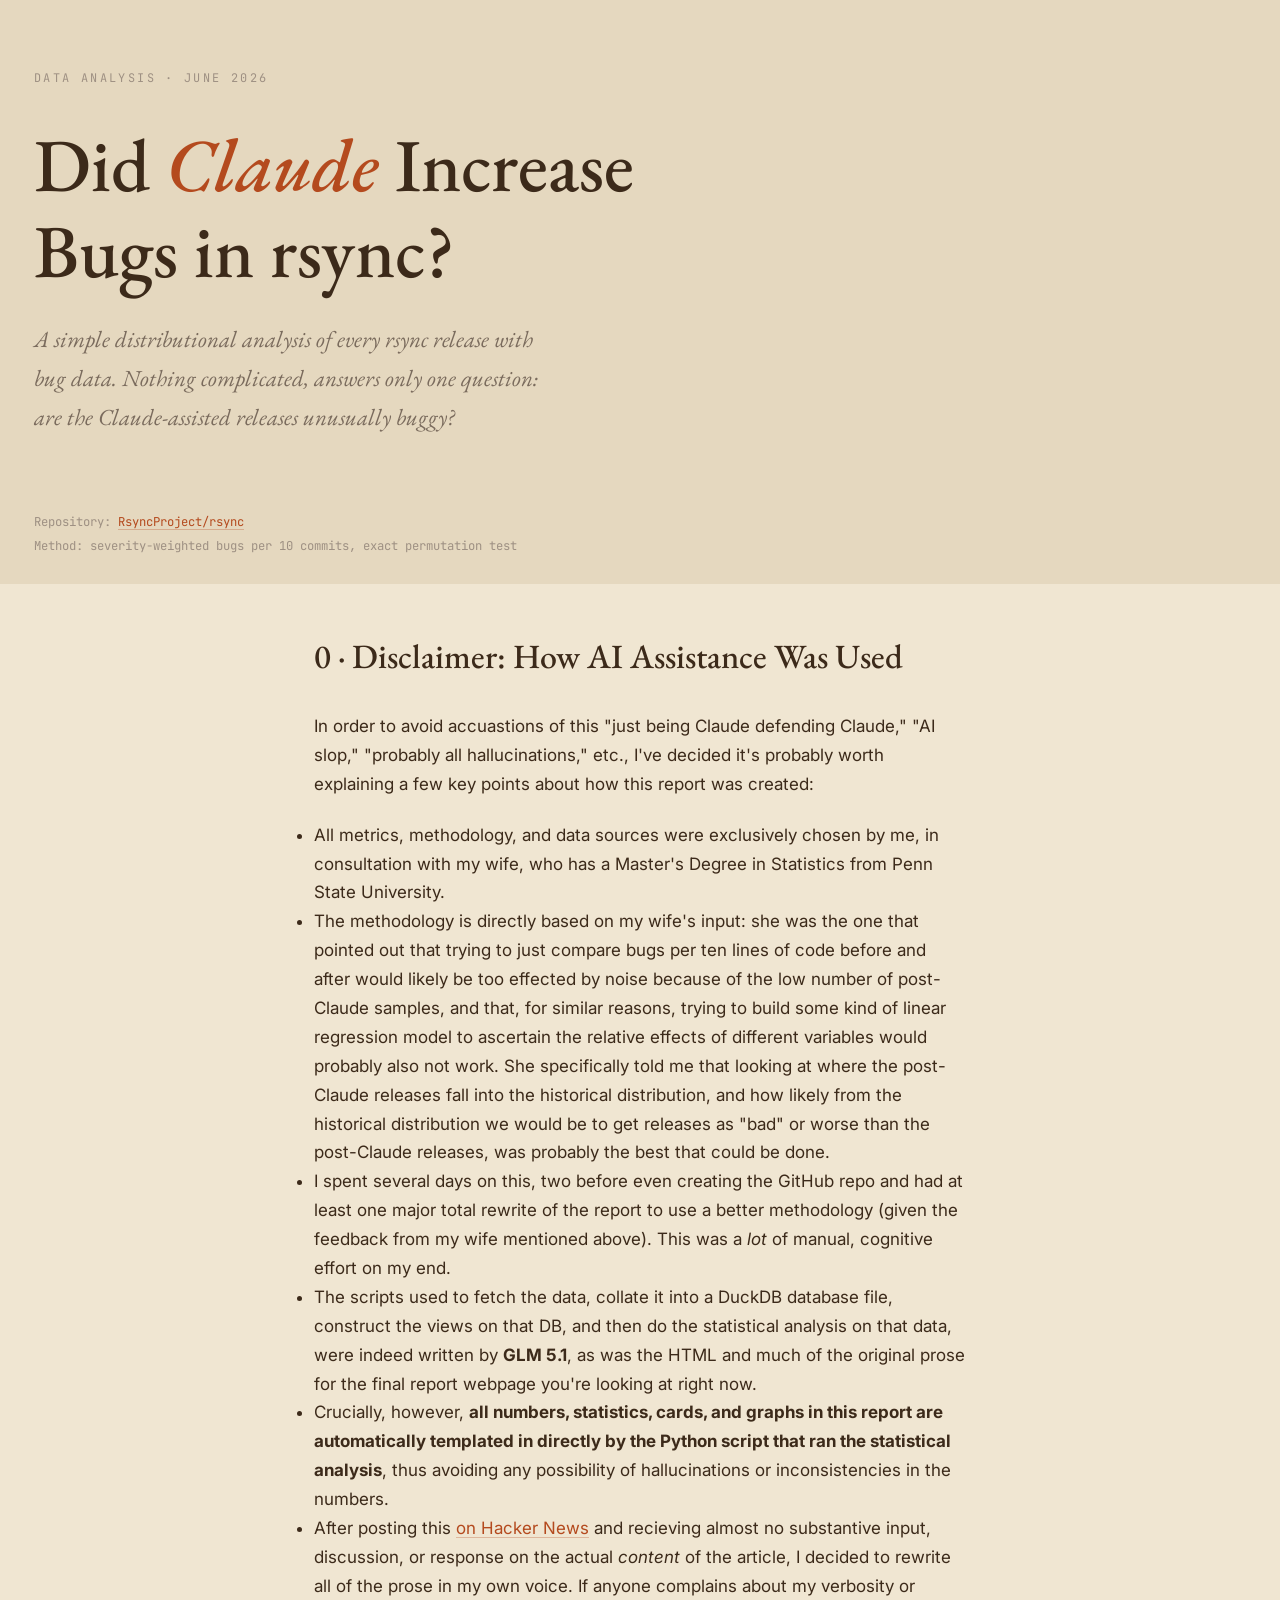
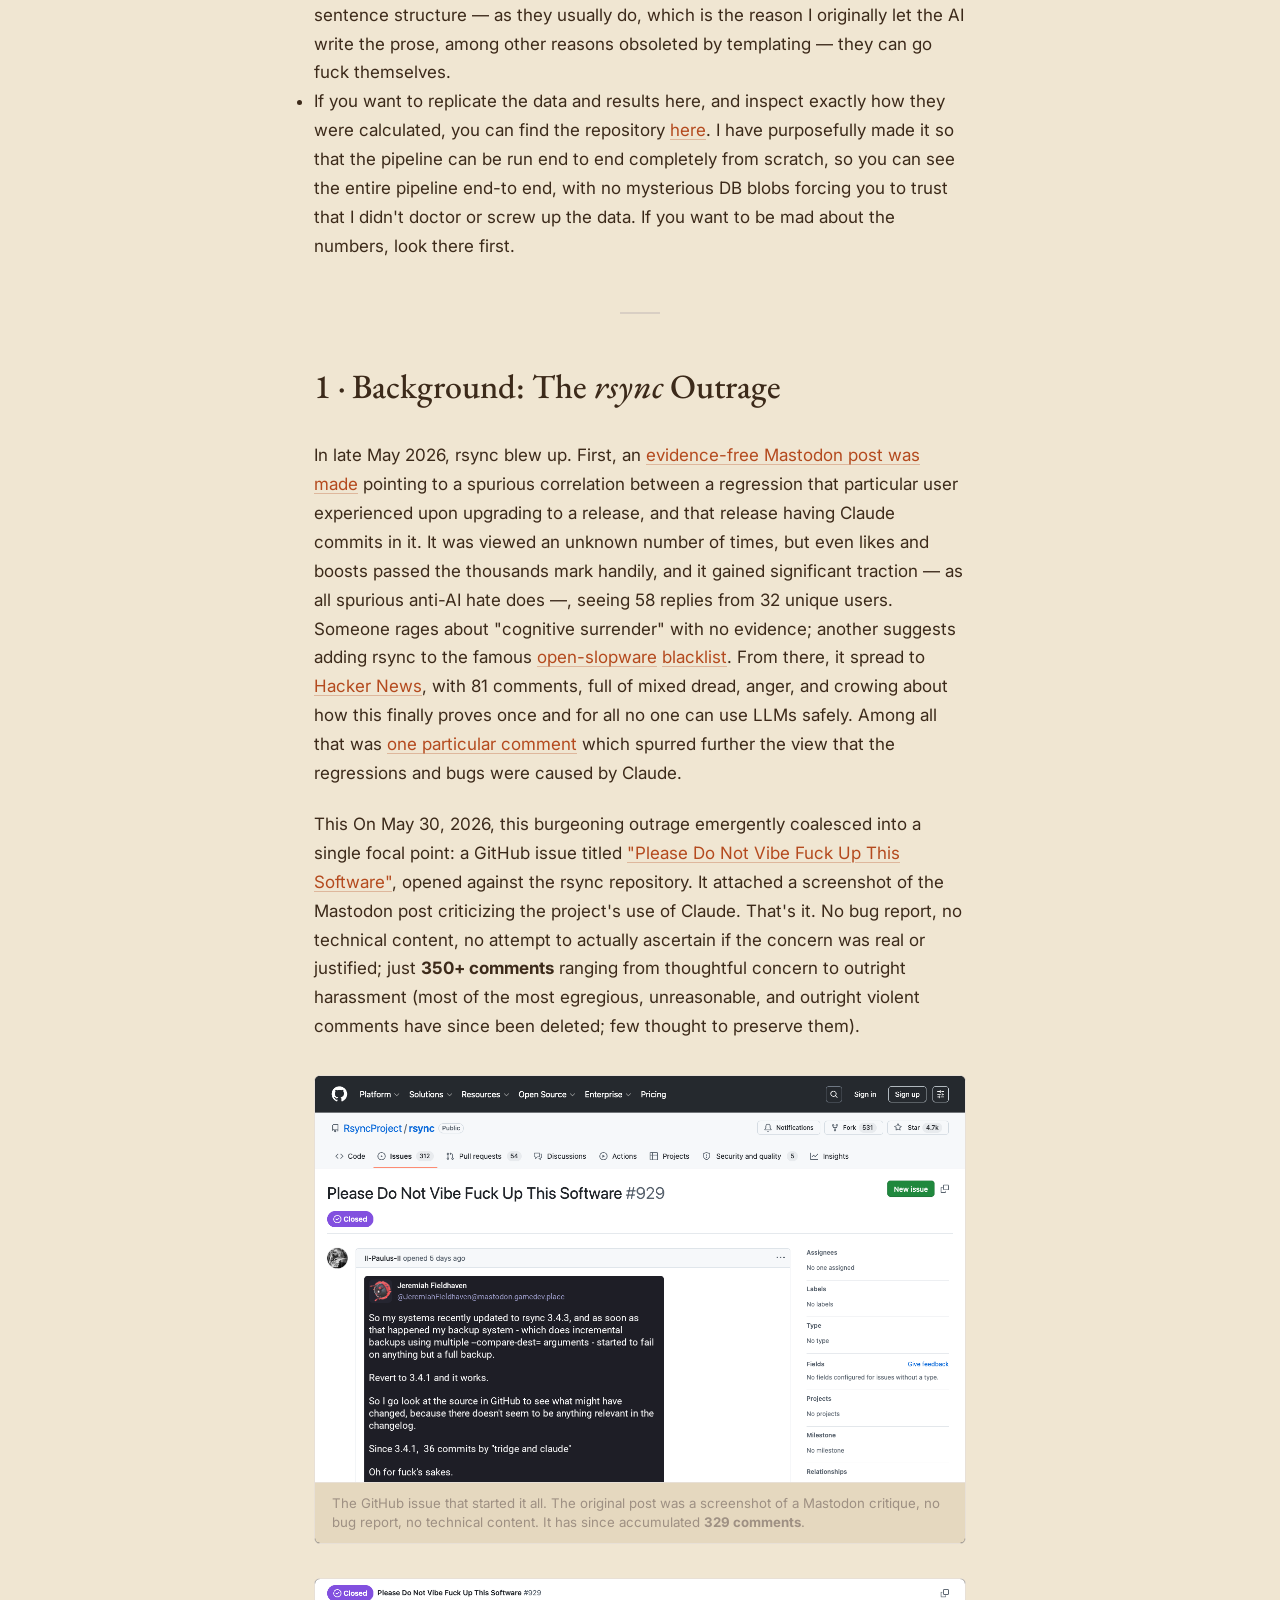
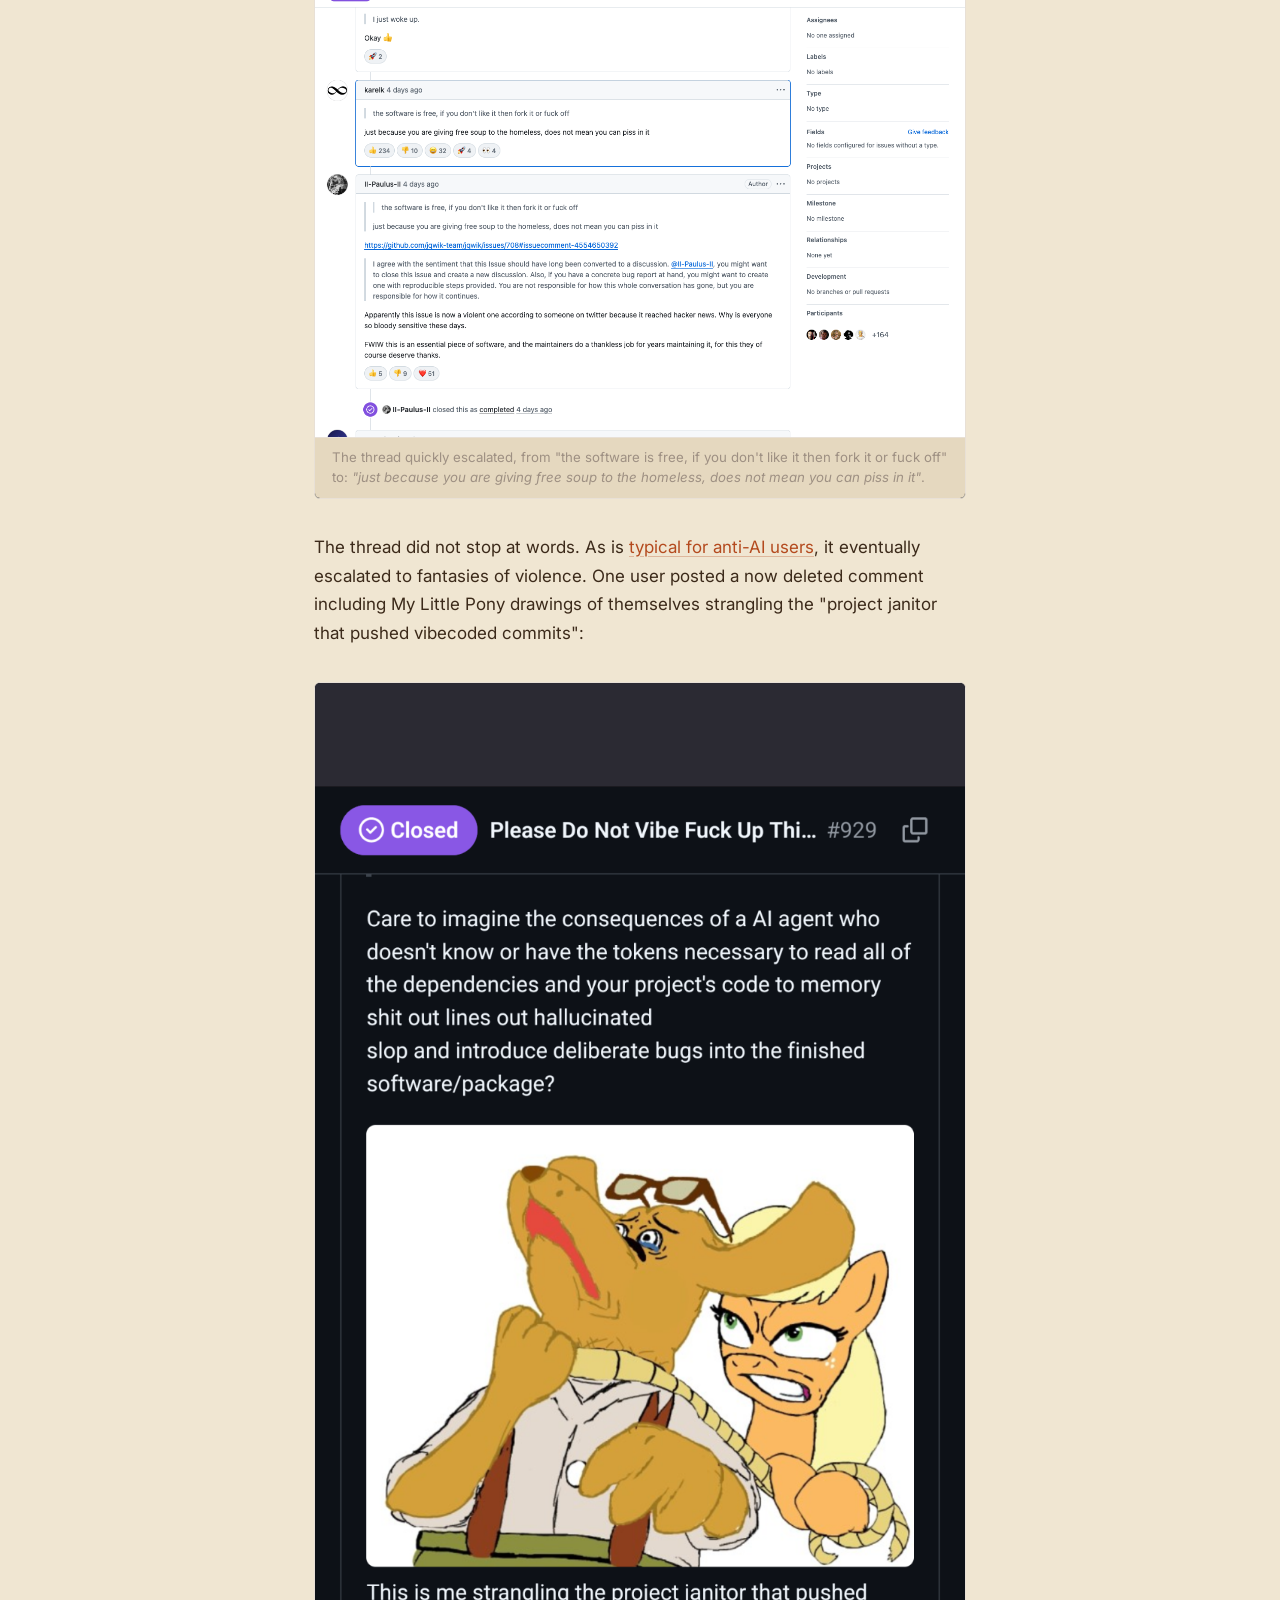
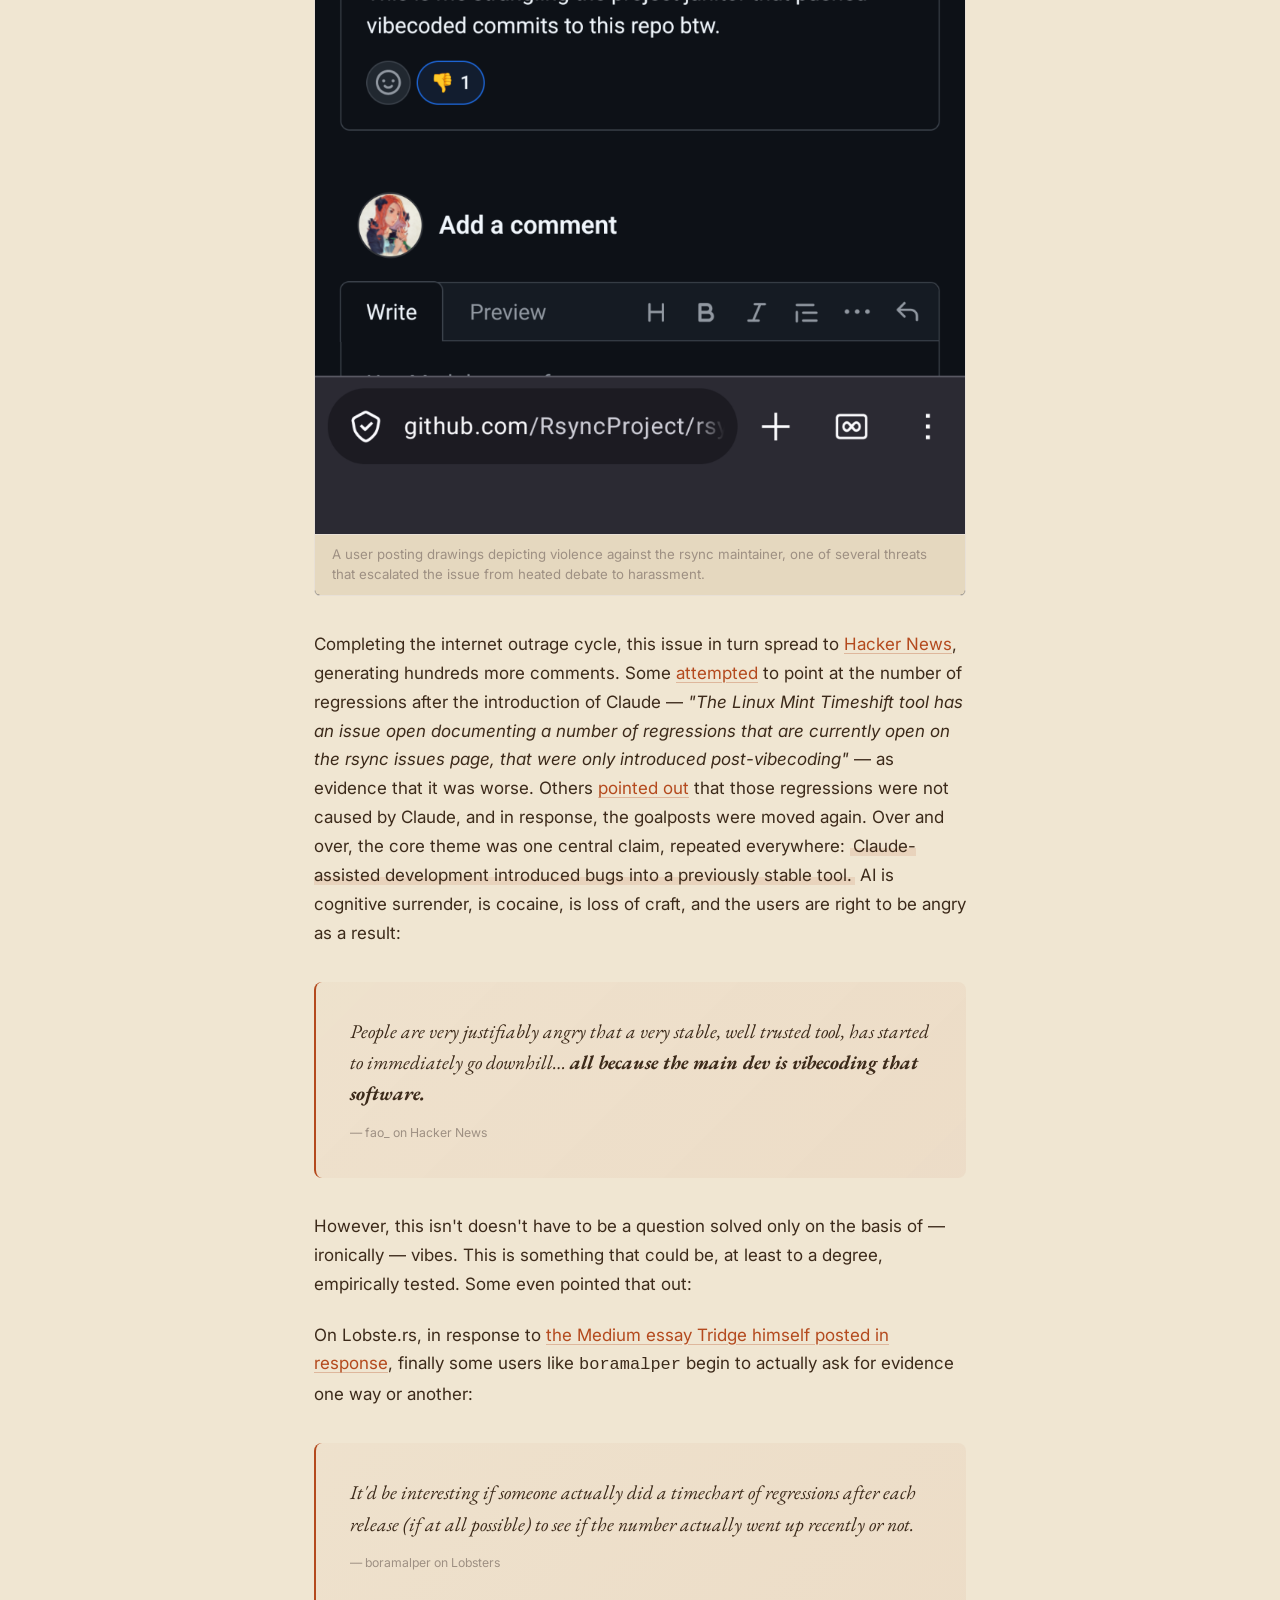
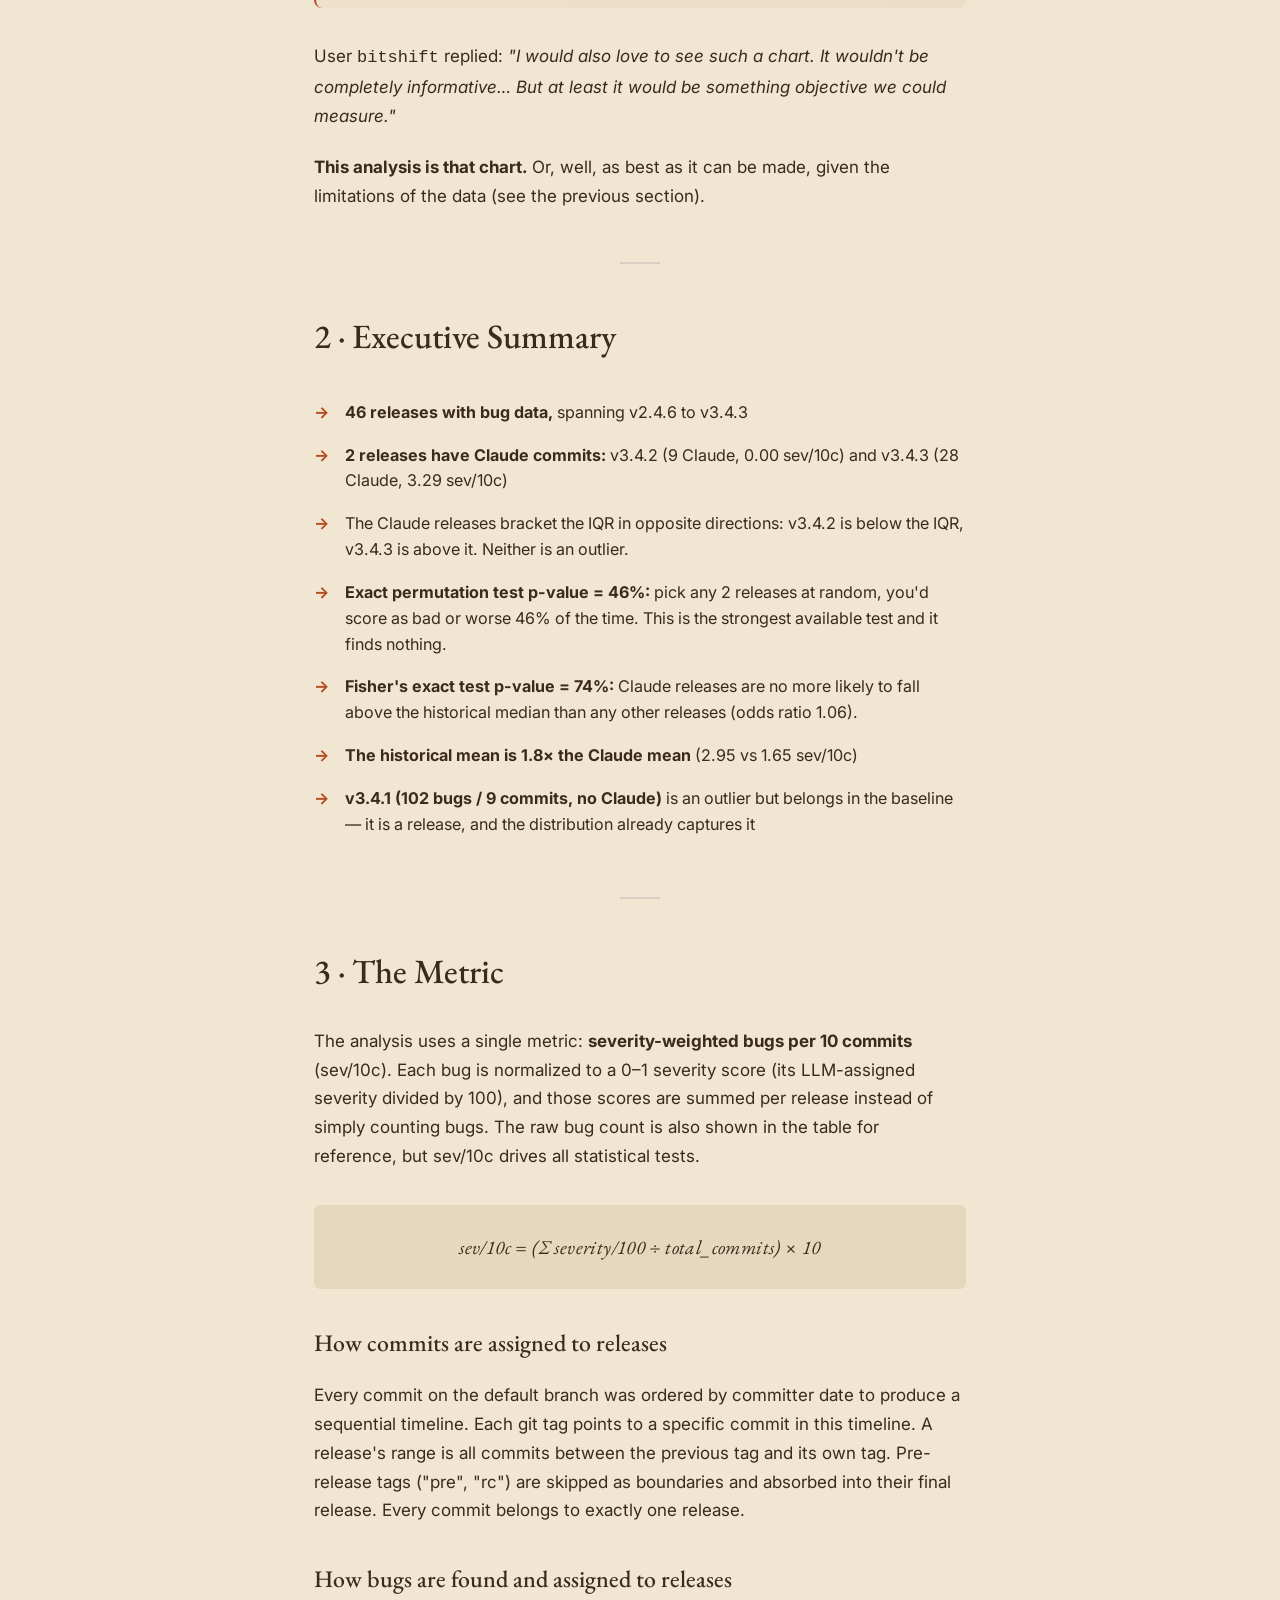
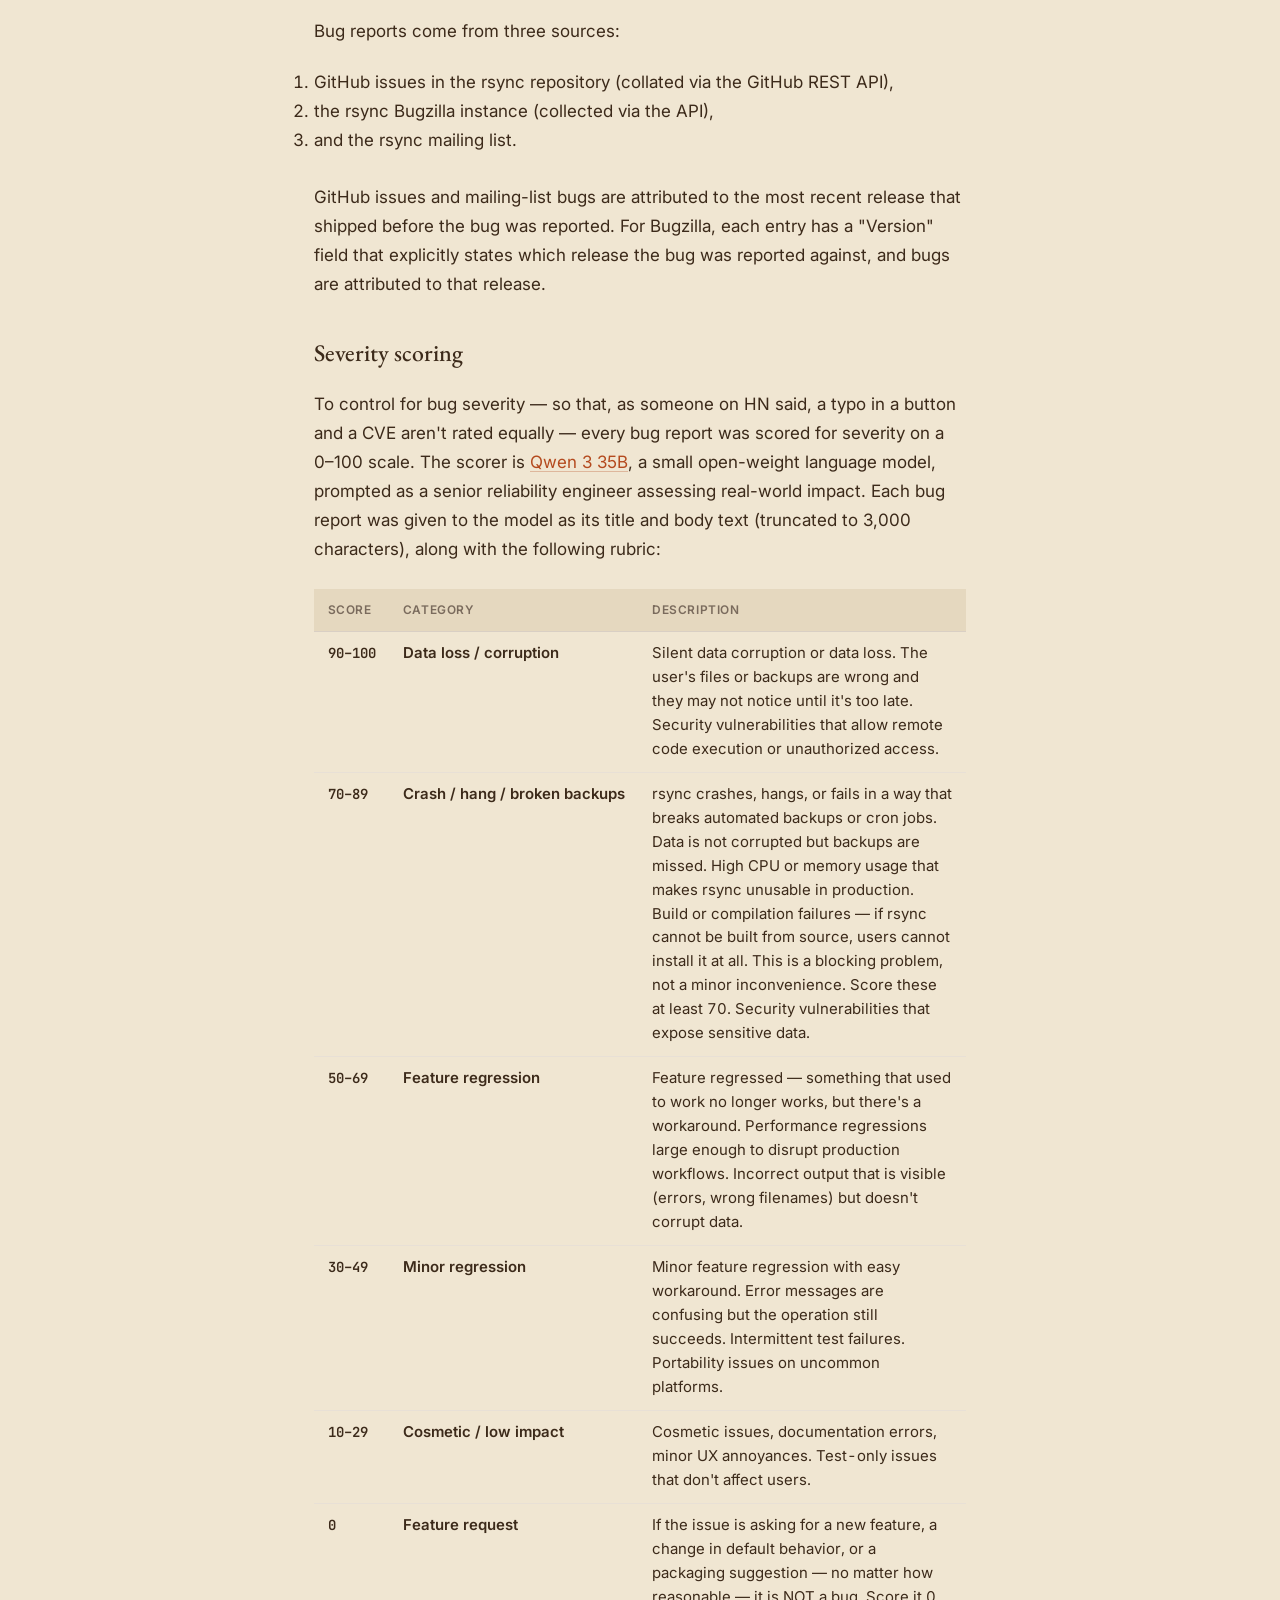
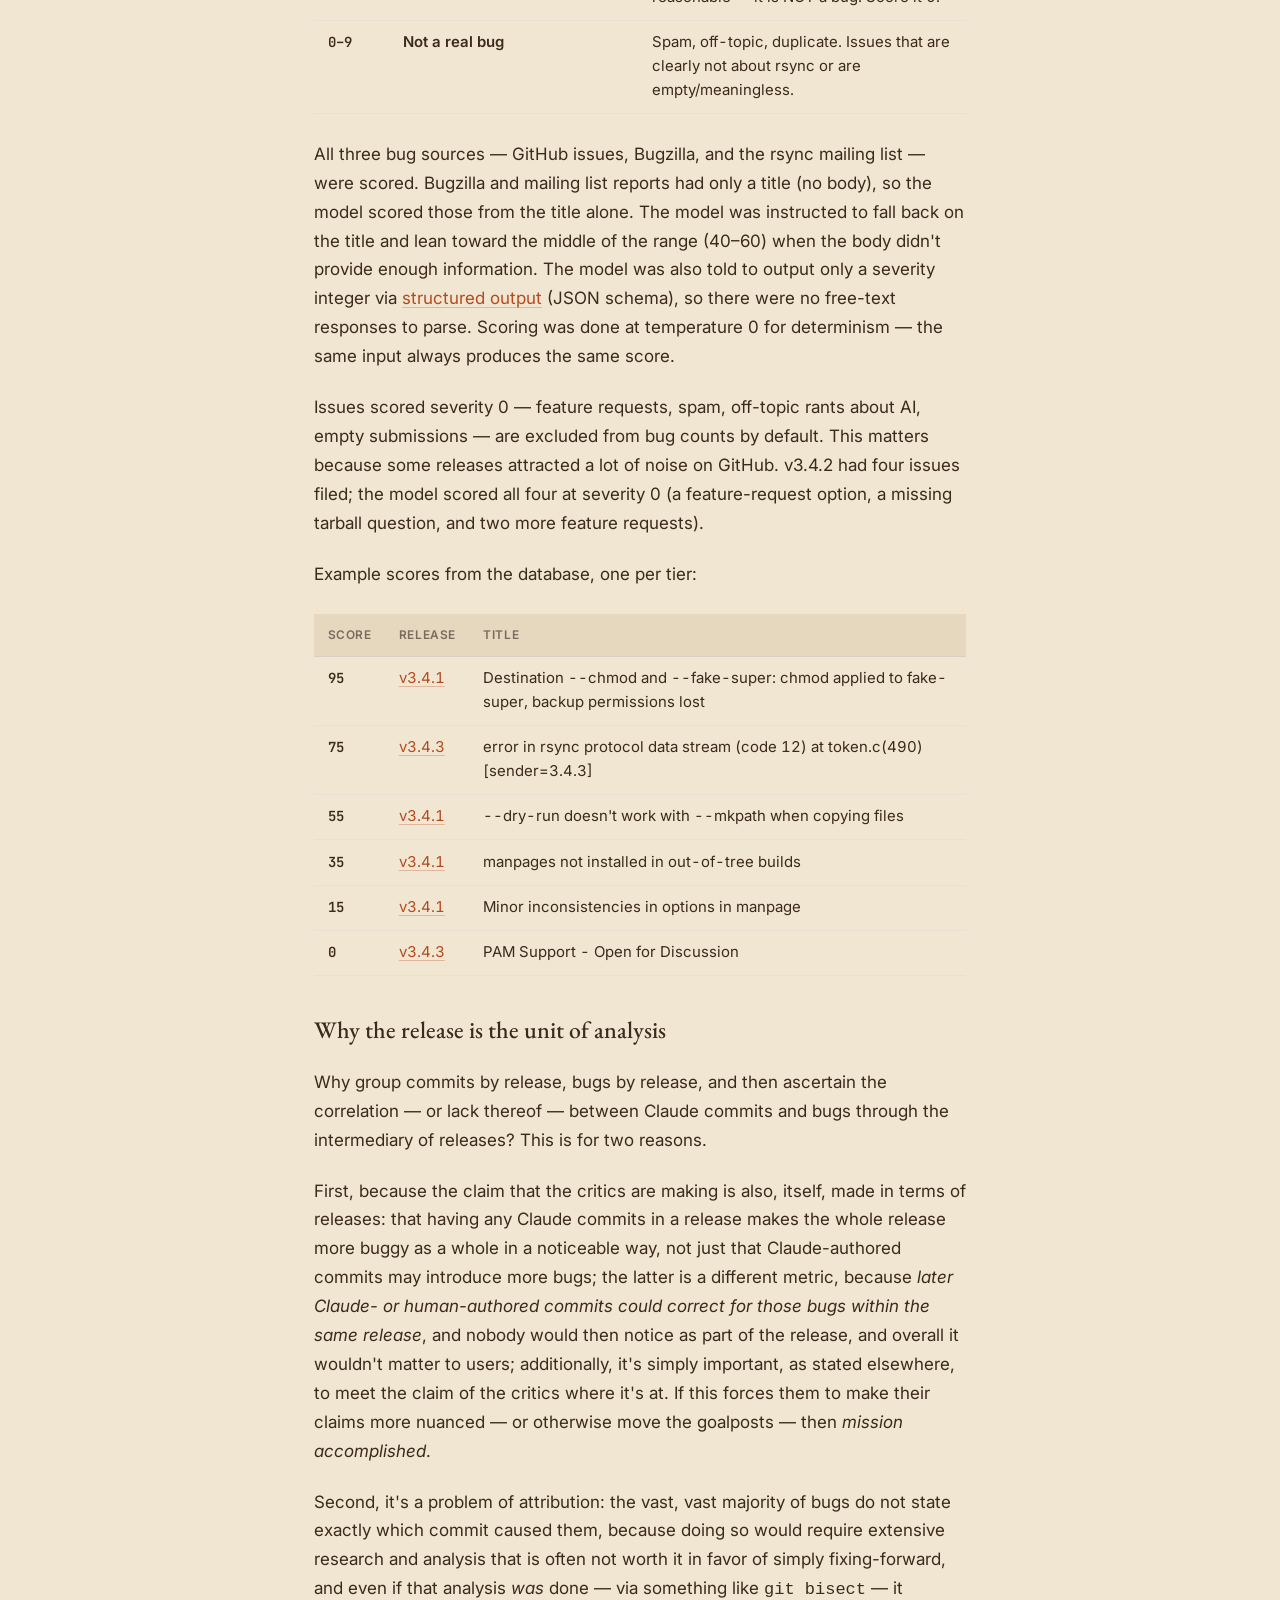
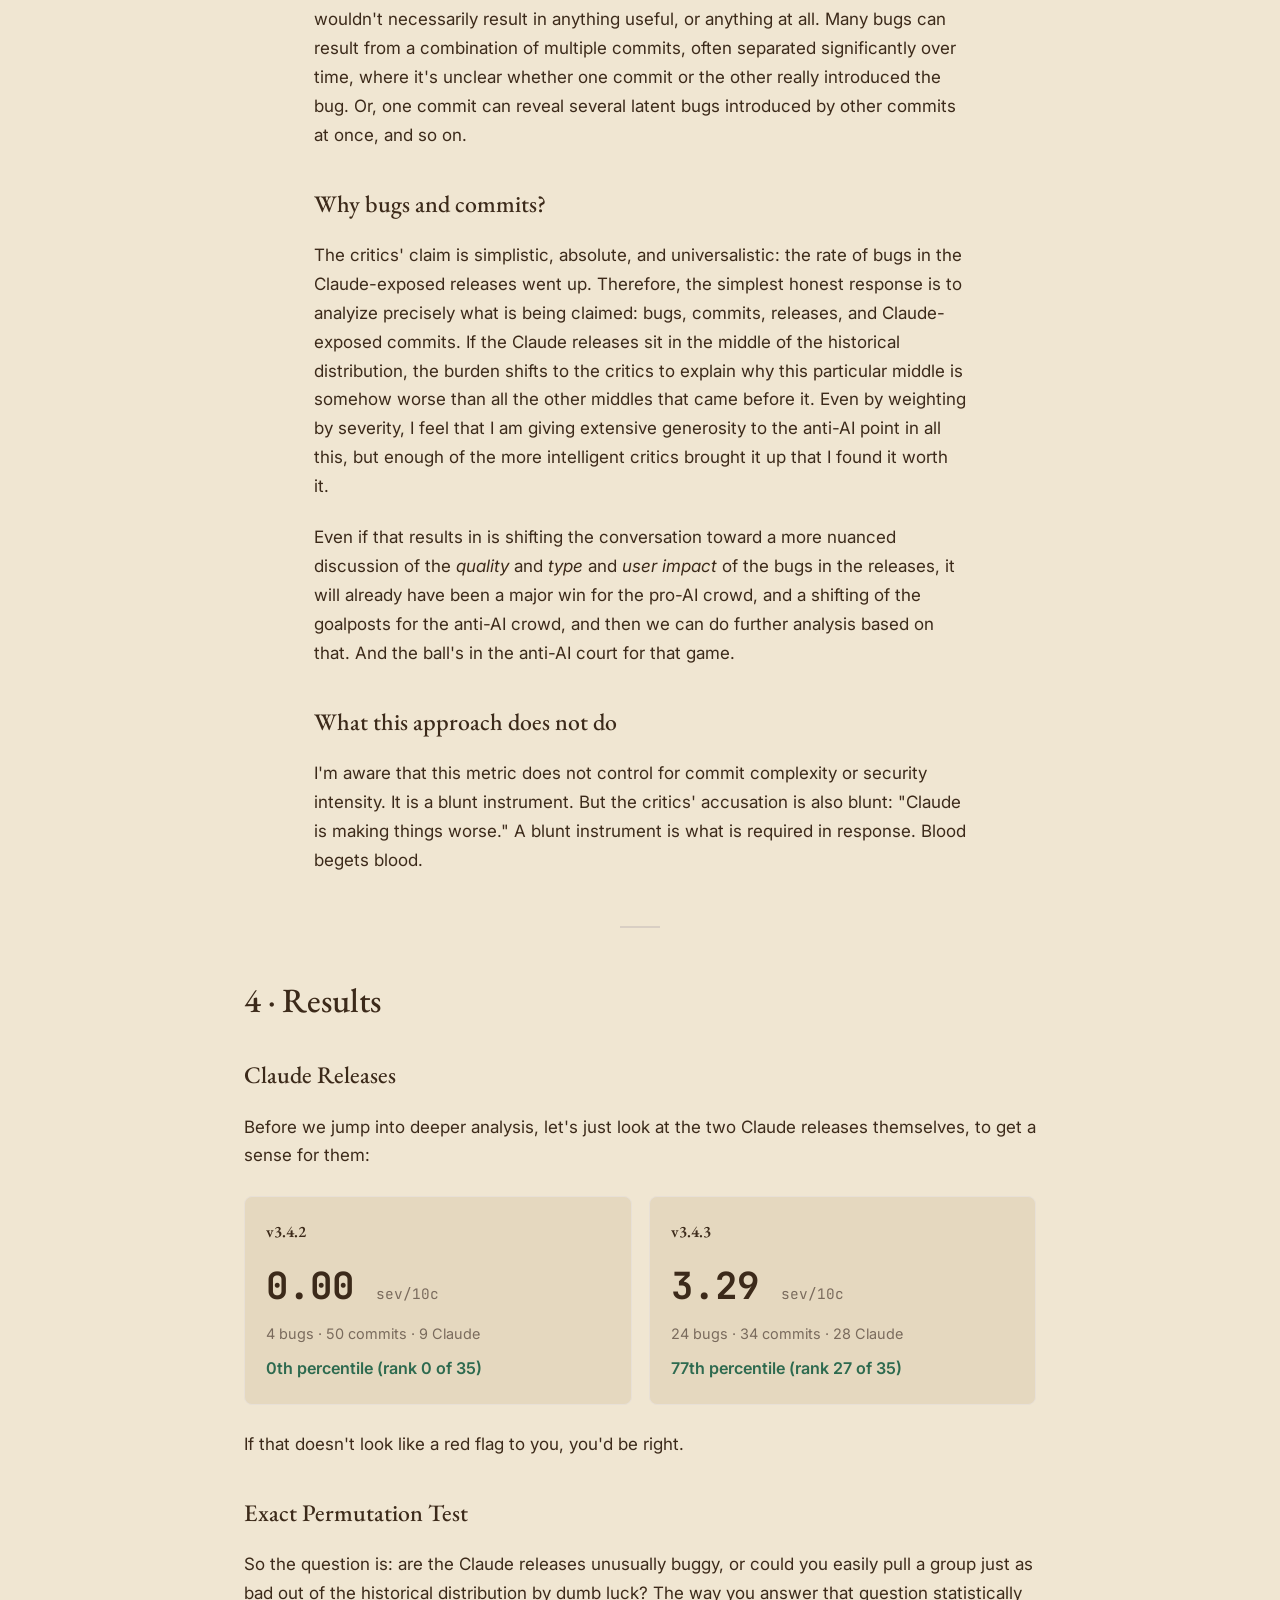
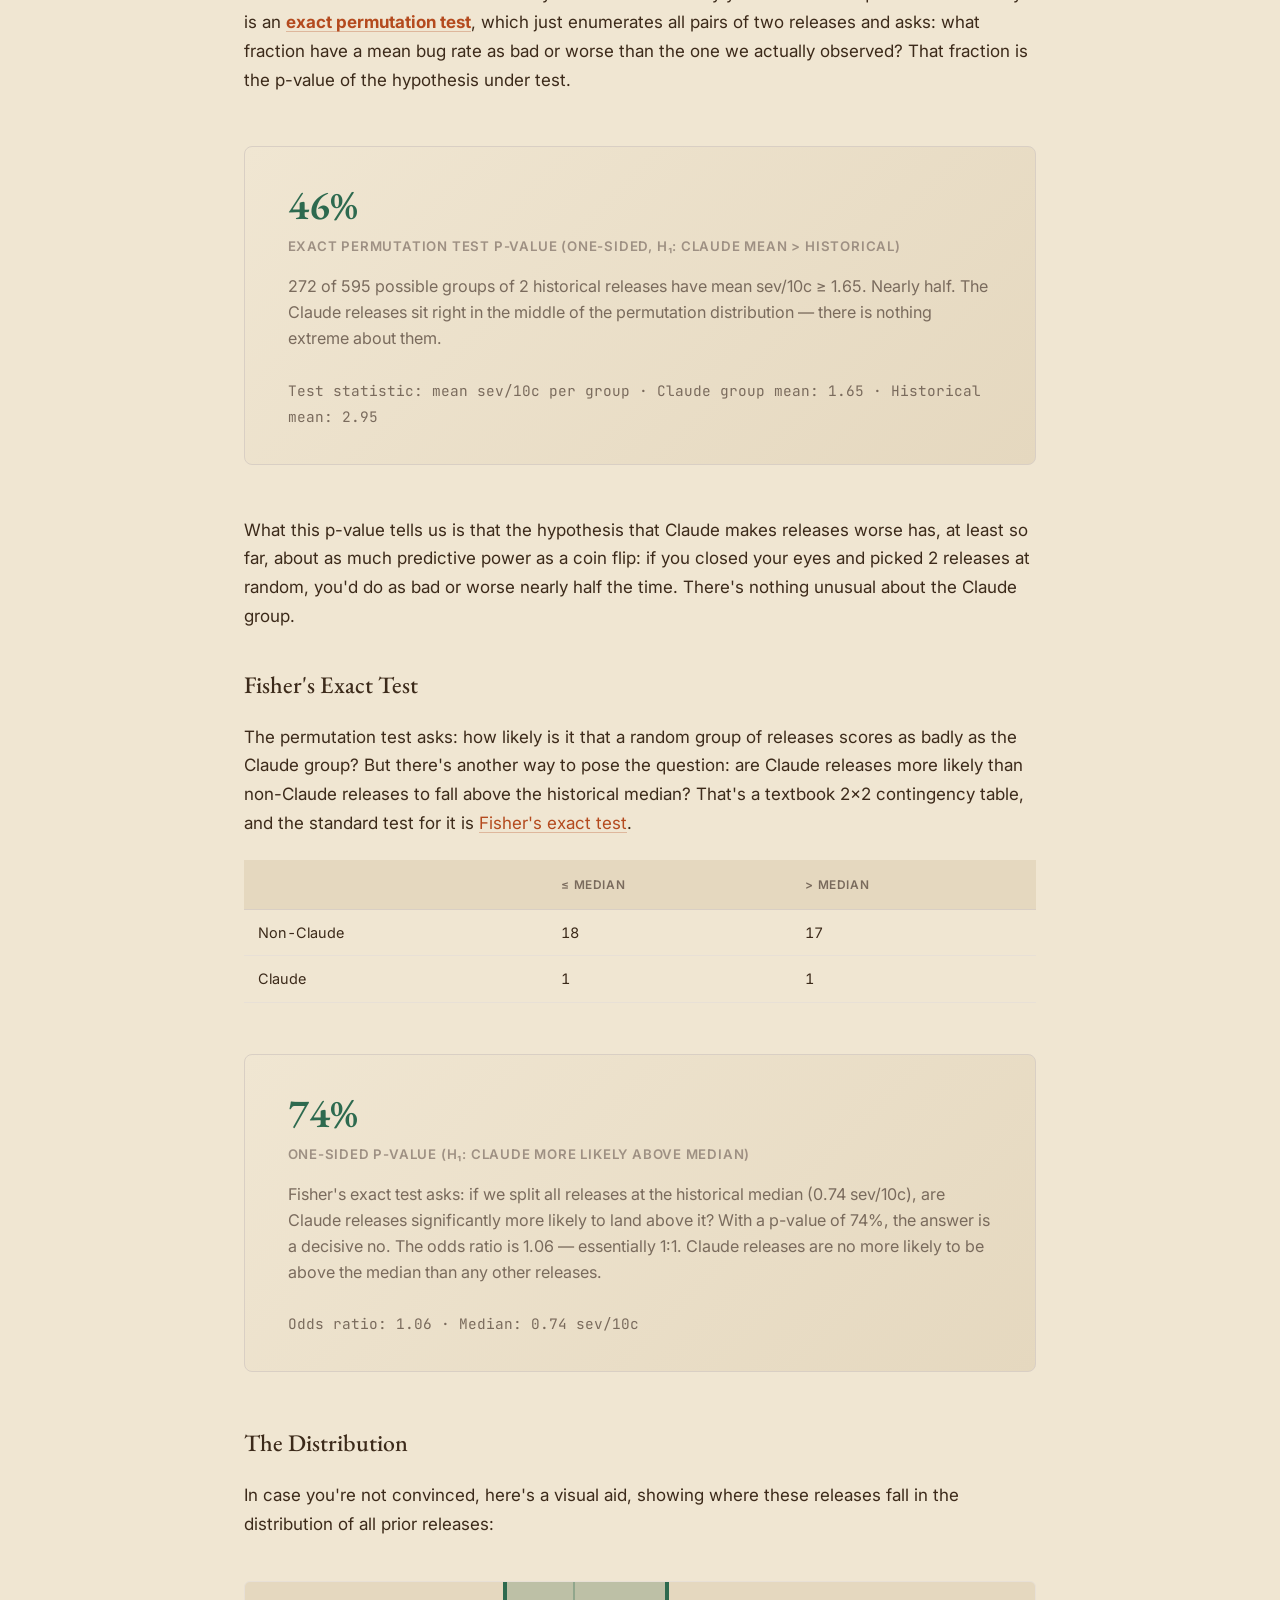
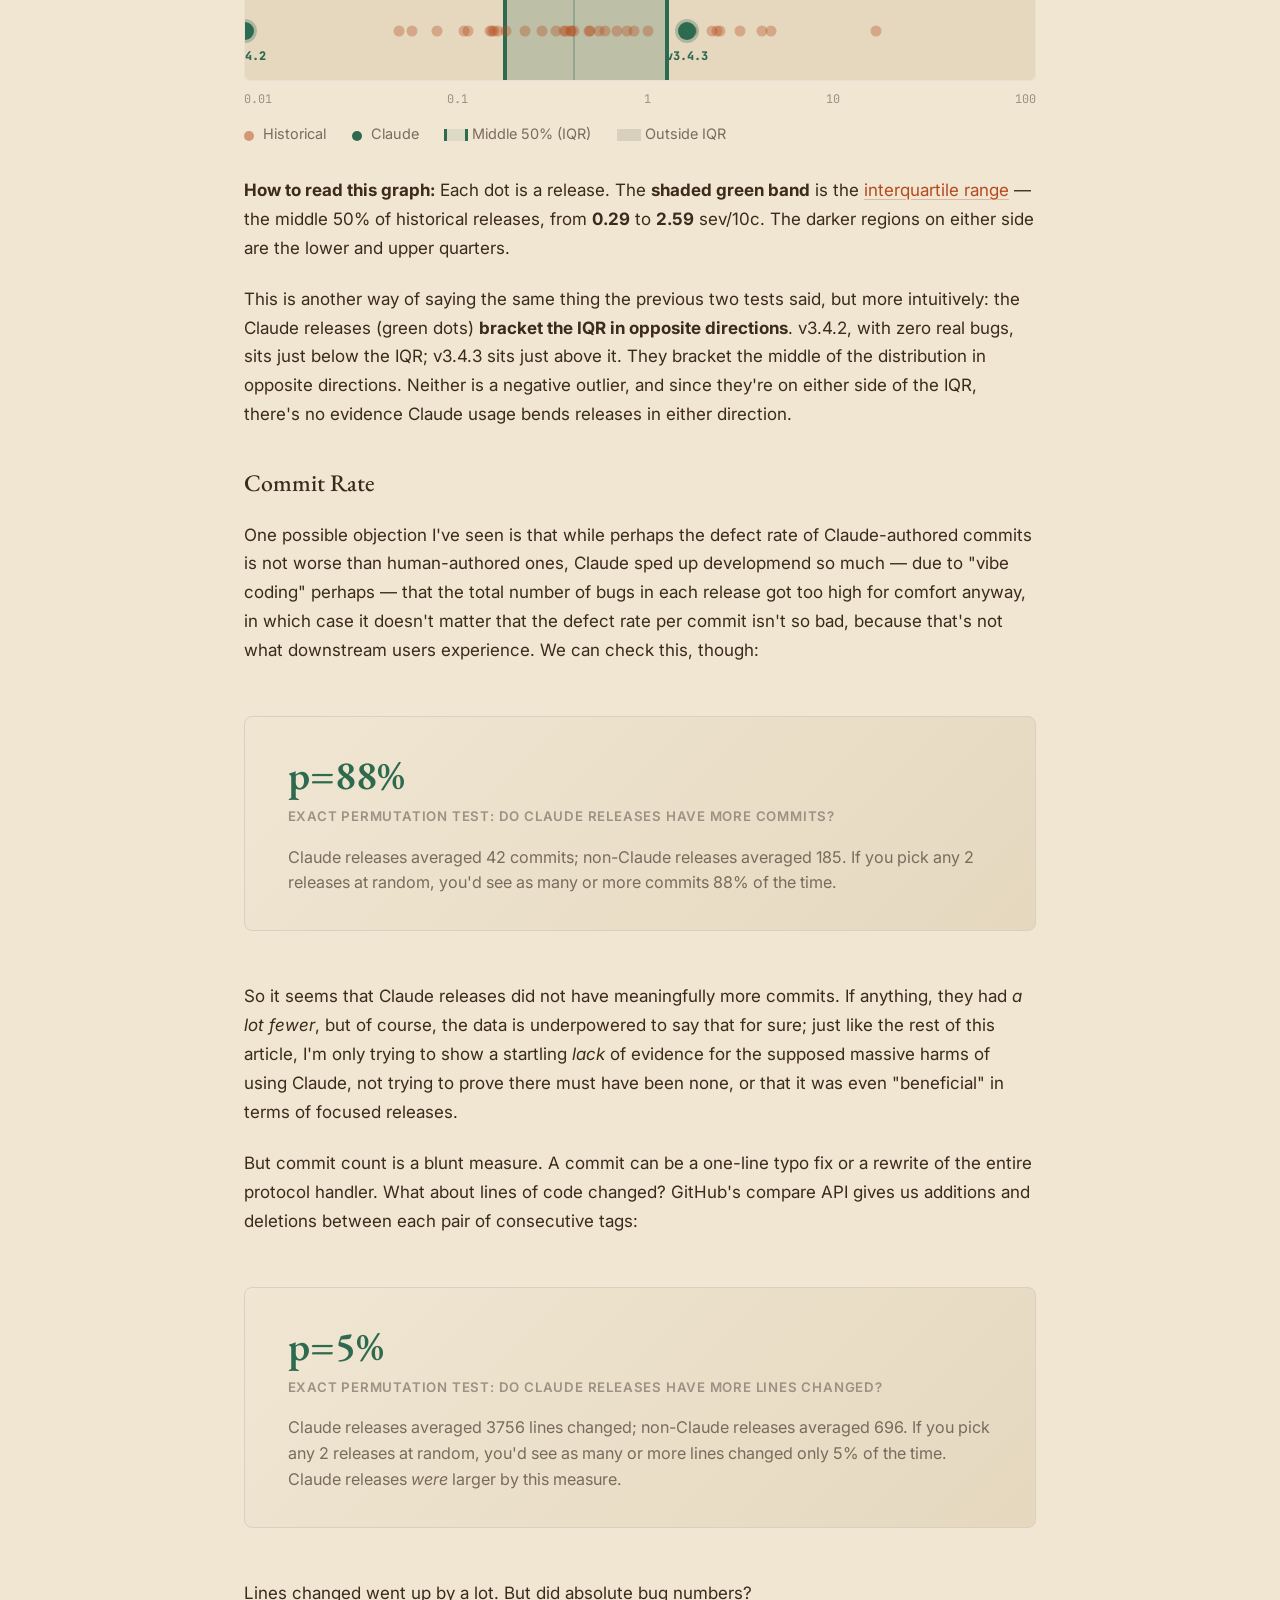
<file: docs/index_unfiltered.html>
<!DOCTYPE html>
<html lang="en">

<head>
    <meta charset="UTF-8">
    <meta name="viewport" content="width=device-width, initial-scale=1.0">
    <title>Did Claude Increase Bugs in rsync?</title>
    <link rel="stylesheet" href="bug_rate_report.css">

</head>

<body>

    <!-- ═══════════ HERO ═══════════ -->

    <header class="hero">
        <div class="hero-label">Data Analysis · June 2026</div>
        <h1>Did <em>Claude</em> Increase Bugs in rsync?</h1>
        <p class="hero-subtitle">A simple distributional analysis of every rsync release with bug data. Nothing
            complicated, answers only one question: are the Claude-assisted releases unusually buggy?</p>
        <div class="hero-meta">
            Repository: <a href="https://github.com/RsyncProject/rsync">RsyncProject/rsync</a><br>
            Method: severity-weighted bugs per 10 commits, exact permutation test
        </div>
    </header>

    <!-- ═══════════ BACKGROUND ═══════════ -->

    <section class="page">
        <h2>0 · Disclaimer: How AI Assistance Was Used</h2>

        <p>In order to avoid accuastions of this "just being Claude defending Claude," "AI slop," "probably all
            hallucinations," etc., I've decided it's probably worth explaining a few key points about how this report
            was
            created:</p>
        <ul>
            <li>All metrics, methodology, and data sources were exclusively chosen by me, in consultation with my wife,
                who has a Master's Degree in Statistics from Penn State University.</li>

            <li>The methodology is directly based on my wife's input: she was the one that pointed out that trying to
                just compare bugs per ten lines of code before and after would likely be too effected by noise because
                of the low number of post-Claude samples, and that, for similar reasons, trying to build some kind of
                linear regression model to ascertain the relative effects of different variables would probably also not
                work. She specifically told me that looking at where the post-Claude releases fall into the historical
                distribution, and how likely from the historical distribution we would be to get releases as "bad" or
                worse than the post-Claude releases, was probably the best that could be done.</li>

            <li>I spent several days on this, two before even creating the GitHub repo and had at least one major total
                rewrite of the report to use a better methodology (given the feedback from my wife mentioned above).
                This was a <i>lot</i> of manual, cognitive effort on my end.</li>

            <li>The scripts used to fetch the data, collate it into a DuckDB database file, construct the views on that
                DB, and then do the statistical analysis on that data, were indeed written by <b>GLM 5.1</b>, as was the
                HTML and much of the original prose for the final report webpage you're looking at right now.</li>

            <li>Crucially, however, <b>all numbers, statistics, cards, and graphs in this report are automatically
                    templated in directly by the Python script that ran the statistical analysis</b>, thus avoiding any
                possibility of hallucinations or inconsistencies in the numbers.</li>

            <li>After posting this <a href="https://news.ycombinator.com/item?id=48411635">on Hacker News</a> and
                recieving almost no substantive input, discussion, or response on the actual <i>content</i> of the
                article, I decided to rewrite all of the prose in my own voice. If anyone complains about my verbosity
                or sentence structure — as they usually do, which is the reason I originally let the AI write the prose,
                among other reasons obsoleted by templating — they can go fuck themselves.</li>

            <li>If you want to replicate the data and results here, and inspect exactly how they were calculated, you
                can find the repository <a href="https://github.com/alexispurslane/rsync-analysis/">here</a>. I have
                purposefully made it so that the pipeline can be run end to end completely from scratch, so you can see
                the entire pipeline end-to end, with no mysterious DB blobs forcing you to trust that I didn't doctor
                or screw up the data. If you want to be mad about the numbers, look there first.</li>
        </ul>


        <div class="section-divider"></div>

    </section>

    <section class="page">

        <h2>1 · Background: The <em>rsync</em> Outrage</h2>

        <p>In late May 2026, rsync blew up. First, an <a
                href="https://mastodon.gamedev.place/@JeremiahFieldhaven/116654345332213390">evidence-free Mastodon post
                was made</a> pointing to a spurious correlation between a regression that particular user experienced
            upon upgrading to a release, and that release having Claude commits in it. It was viewed an unknown number
            of times, but even likes and boosts passed the thousands mark handily, and it gained significant traction —
            as all spurious
            anti-AI hate does —, seeing 58 replies from 32 unique users. Someone rages about "cognitive surrender" with
            no evidence; another suggests adding rsync to the famous <a
                href="https://codeberg.org/small-hack/open-slopware">open-slopware</a> <a
                href="https://en.wikipedia.org/wiki/Index_Librorum_Prohibitorum">blacklist</a>. From
            there, it spread to <a href="https://news.ycombinator.com/item?id=48334021">Hacker News</a>, with 81
            comments,
            full of mixed dread, anger, and crowing about how this finally proves once and for all no one can use LLMs
            safely. Among all that was <a href="https://news.ycombinator.com/item?id=48334270">one particular
                comment</a> which spurred
            further the view that the regressions and bugs were caused by Claude.</p>

        <p>This On May 30, 2026, this burgeoning outrage emergently coalesced into a single focal point: a GitHub issue
            titled <a href="https://github.com/RsyncProject/rsync/issues/929">"Please Do
                Not Vibe Fuck Up This Software"</a>, opened against the rsync repository. It attached a screenshot of
            the Mastodon post criticizing the project's use of Claude. That's it. No bug report, no technical content,
            no
            attempt to actually ascertain if the concern was real or justified; just <strong>350+ comments</strong>
            ranging from thoughtful concern to outright
            harassment (most of the most egregious, unreasonable, and outright violent comments have since been deleted;
            few thought to preserve them).</p>

        <figure class="screenshot-figure">
            <img src="images/github-issue.png" alt="GitHub issue screenshot">
            <figcaption>The GitHub issue that started it all. The original post was a screenshot of a Mastodon critique,
                no bug report, no technical content. It has since accumulated <strong>329 comments</strong>.
            </figcaption>
        </figure>

        <figure class="screenshot-figure">
            <img src="images/hn-thread.png" alt="Hacker News thread screenshot">
            <figcaption>The thread quickly escalated, from "the software is free, if you don't like it then fork it or
                fuck off" to: <em>"just because you are giving free soup to the homeless, does not mean you can piss in
                    it"</em>.</figcaption>
        </figure>

        <p>The thread did not stop at words. As is <a
                href="https://www.msn.com/en-us/news/technology/animator-jorge-gutierrez-got-death-threats-over-ai-then-he-quit/ar-AA24ph6X">typical
                for anti-AI users</a>, it eventually escalated to
            fantasies of violence. One user posted a now deleted comment including My Little Pony drawings of themselves
            strangling the
            "project janitor that pushed vibecoded commits":</p>

        <figure class="screenshot-figure">
            <img src="images/death-threat.png" alt="Threatening drawing">
            <figcaption>A user posting drawings depicting violence against the rsync maintainer, one of several threats
                that escalated the issue from heated debate to harassment.</figcaption>
        </figure>

        <p>Completing the internet outrage cycle, this issue in turn spread to <a
                href="https://news.ycombinator.com/item?id=48342705">Hacker News</a>, generating hundreds more comments.
            Some <a href="https://news.ycombinator.com/item?id=48346124">attempted</a> to point at the number of
            regressions after the introduction of Claude —
            <i>"The Linux Mint Timeshift tool has an issue open documenting a number of regressions that are currently
                open on the rsync issues page, that were only introduced post-vibecoding"</i> — as evidence that it was
            worse. Others <a href="https://news.ycombinator.com/item?id=48348708">pointed out</a> that those regressions
            were not caused by Claude, and in response, the goalposts were moved again. Over and over, the core theme
            was one
            central claim, repeated everywhere: <span class="callout-inline">Claude-assisted development introduced bugs
                into a previously stable tool.</span> AI is cognitive surrender, is cocaine, is loss of craft, and the
            users are right to be angry as a result:
        </p>

        <blockquote class="ghost-quote">
            <p>People are very justifiably angry that a <em>very stable, well trusted tool</em>, has started to
                immediately go downhill… <strong>all because the main dev is vibecoding that software.</strong></p>
            <span class="attr">— fao_ on Hacker News</span>
        </blockquote>

        <p>However, this isn't doesn't have to be a question solved only on the basis of — ironically — vibes. This is
            something that could be, at least to a degree, empirically tested. Some even pointed that out:</p>

        <p>On Lobste.rs, in response to <a href="https://medium.com/@tridge60/rsync-and-outrage-d9849599e5a0">the Medium
                essay Tridge himself posted in response</a>, finally some users like <code>boramalper</code> begin to
            actually ask for evidence one way or another:</p>

        <blockquote class="ghost-quote">
            <p>It'd be interesting if someone actually did a timechart of regressions after each release (if at all
                possible) to see if the number actually went up recently or not.</p>
            <span class="attr">— boramalper on Lobsters</span>
        </blockquote>

        <p>User <code>bitshift</code> replied: <em>"I would also love to see such a chart. It wouldn't be completely
                informative… But at least it would be something objective we could measure."</em></p>

        <p><strong>This analysis is that chart.</strong> Or, well, as best as it can be made, given the limitations of
            the data (see the previous section).</p>

        <div class="section-divider"></div>

    </section>

    <!-- ═══════════ EXECUTIVE SUMMARY ═══════════ -->

    <section class="page">

        <h2>2 · Executive Summary</h2>

        <ul class="findings-list">
            <li><strong>46 releases with bug data,</strong> spanning v2.4.6 to
                v3.4.3</li>
            <li><strong>2 releases have Claude commits:</strong> v3.4.2 (9 Claude, 0.00 sev/10c) and v3.4.3 (28 Claude, 3.29 sev/10c)</li>
            <li>The Claude releases bracket the IQR in opposite directions: v3.4.2 is below the IQR, v3.4.3 is above it. Neither is an outlier.</li>
            <li><strong>Exact permutation test p-value = 46%:</strong> pick any
                2 releases at random, you'd score as bad or worse 46% of the time.
                This is the strongest available test and it finds nothing.</li>
            <li><strong>Fisher's exact test p-value = 74%:</strong> Claude releases are
                no more likely to fall above the historical median than any other releases
                (odds ratio 1.06).</li>
            <li><strong>The historical mean is 1.8× the Claude mean</strong> (2.95 vs
                1.65 sev/10c)</li>
            <li><strong>v3.4.1 (102 bugs / 9 commits, no Claude)</strong> is an outlier
                but belongs in the baseline — it is a release, and the distribution already captures it</li>
        </ul>

    </section>

    <div class="section-divider"></div>

    <!-- ═══════════ METRICS ═══════════ -->

    <section class="page">

        <h2>3 · The Metric</h2>

        <p>The analysis uses a single metric: <strong>severity-weighted bugs per 10 commits</strong> (sev/10c).
            Each bug is normalized to a 0–1 severity score (its LLM-assigned severity divided by 100), and those
            scores are summed per release instead of simply counting bugs. The raw bug count is also shown in the
            table for reference, but sev/10c drives all statistical tests.</p>

        <div class="formula">
            sev/10c = (Σ severity/100 ÷ total_commits) × 10
        </div>

        <h3>How commits are assigned to releases</h3>

        <p>Every commit on the default branch was ordered by committer date to produce a sequential timeline. Each git
            tag points to a specific commit in this timeline. A release's range is all commits between the previous tag
            and its own tag. Pre-release tags ("pre", "rc") are skipped as boundaries and absorbed into their final
            release. Every commit belongs to exactly one release.</p>

        <h3>How bugs are found and assigned to releases</h3>

        <p>Bug reports come from three sources:</p>

        <ol>
            <li>GitHub issues in the rsync repository (collated via the GitHub REST API),</li>
            <li>the rsync Bugzilla instance (collected via the API),</li>
            <li>and the rsync mailing list.</li>
        </ol>
        <br />

        <p>GitHub issues and mailing-list bugs are attributed to the most recent
            release that shipped before the bug was reported. For Bugzilla, each entry has a "Version" field that
            explicitly states which release the bug was reported against, and bugs
            are attributed to that release.</p>

        <h3>Severity scoring</h3>

        <p>To control for bug severity — so that, as someone on HN said, a typo in a button and a CVE aren't rated
            equally — every bug report was scored for severity on a
            0–100 scale. The scorer is <a href="https://huggingface.co/Qwen/Qwen3-35B">Qwen&nbsp;3 35B</a>,
            a small open-weight language model, prompted as a senior reliability engineer assessing real-world impact.
            Each bug report was given to the model as its title and body text (truncated to 3,000 characters),
            along with the following rubric:</p>

        <table class="rubric-table">
<thead><tr><th>Score</th><th>Category</th><th>Description</th></tr></thead>
<tbody><tr><td class="rubric-range">90–100</td><td class="rubric-label">Data loss / corruption</td><td>Silent data corruption or data loss. The user's files or backups are wrong and they may not notice until it's too late. Security vulnerabilities that allow remote code execution or unauthorized access.</td></tr><tr><td class="rubric-range">70–89</td><td class="rubric-label">Crash / hang / broken backups</td><td>rsync crashes, hangs, or fails in a way that breaks automated backups or cron jobs. Data is not corrupted but backups are missed. High CPU or memory usage that makes rsync unusable in production. Build or compilation failures — if rsync cannot be built from source, users cannot install it at all. This is a blocking problem, not a minor inconvenience. Score these at least 70. Security vulnerabilities that expose sensitive data.</td></tr><tr><td class="rubric-range">50–69</td><td class="rubric-label">Feature regression</td><td>Feature regressed — something that used to work no longer works, but there's a workaround. Performance regressions large enough to disrupt production workflows. Incorrect output that is visible (errors, wrong filenames) but doesn't corrupt data.</td></tr><tr><td class="rubric-range">30–49</td><td class="rubric-label">Minor regression</td><td>Minor feature regression with easy workaround. Error messages are confusing but the operation still succeeds. Intermittent test failures. Portability issues on uncommon platforms.</td></tr><tr><td class="rubric-range">10–29</td><td class="rubric-label">Cosmetic / low impact</td><td>Cosmetic issues, documentation errors, minor UX annoyances. Test-only issues that don't affect users.</td></tr><tr><td class="rubric-range">0</td><td class="rubric-label">Feature request</td><td>If the issue is asking for a new feature, a change in default behavior, or a packaging suggestion — no matter how reasonable — it is NOT a bug. Score it 0.</td></tr><tr><td class="rubric-range">0–9</td><td class="rubric-label">Not a real bug</td><td>Spam, off-topic, duplicate. Issues that are clearly not about rsync or are empty/meaningless.</td></tr></tbody>
</table>

        <p>All three bug sources — GitHub issues, Bugzilla, and the rsync mailing list — were scored. Bugzilla and
            mailing list reports had only a title (no body), so the model scored those from the title alone. The model
            was instructed to fall back on the title and lean toward the middle of the range (40–60) when the body
            didn't provide enough information. The model was also told to output only a severity integer via
            <a href="https://openai.com/index/introducing-structured-outputs-in-the-api/">structured output</a>
            (JSON schema), so there were no free-text responses to parse. Scoring was done at temperature&nbsp;0
            for determinism — the same input always produces the same score.
        </p>

        <p>Issues scored severity&nbsp;0 — feature requests, spam, off-topic rants about AI, empty submissions — are
            excluded from bug counts by default. This matters because some releases attracted a lot of noise on
            GitHub. v3.4.2 had four issues filed; the model scored all four at severity&nbsp;0 (a feature-request
            option, a missing tarball question, and two more feature requests).
        </p>

        <p>Example scores from the database, one per tier:</p>

        <table class="rubric-table scoring-examples">
<thead><tr><th>Score</th><th>Release</th><th>Title</th></tr></thead>
<tbody><tr><td class="rubric-range">95</td><td><a href="https://github.com/RsyncProject/rsync/issues/750">v3.4.1</a></td><td>Destination --chmod and --fake-super: chmod applied to fake-super, backup permissions lost</td></tr><tr><td class="rubric-range">75</td><td><a href="https://github.com/RsyncProject/rsync/issues/951">v3.4.3</a></td><td>error in rsync protocol data stream (code 12) at token.c(490) [sender=3.4.3]</td></tr><tr><td class="rubric-range">55</td><td><a href="https://github.com/RsyncProject/rsync/issues/880">v3.4.1</a></td><td>--dry-run doesn't work with --mkpath when copying files</td></tr><tr><td class="rubric-range">35</td><td><a href="https://github.com/RsyncProject/rsync/issues/846">v3.4.1</a></td><td>manpages not installed in out-of-tree builds</td></tr><tr><td class="rubric-range">15</td><td><a href="https://github.com/RsyncProject/rsync/issues/866">v3.4.1</a></td><td>Minor inconsistencies in options in manpage</td></tr><tr><td class="rubric-range">0</td><td><a href="https://github.com/RsyncProject/rsync/issues/968">v3.4.3</a></td><td>PAM Support - Open for Discussion</td></tr></tbody>
</table>

        <h3>Why the release is the unit of analysis</h3>

        <p>Why group commits by release, bugs by release, and then ascertain the correlation &mdash; or lack
            thereof &mdash; between Claude commits and bugs through the intermediary of releases? This is for two
            reasons.</p>

        <p>First, because the claim that the critics are making is also, itself, made in terms of releases: that
            having any Claude commits in a release makes the whole release more buggy as a whole in a noticeable way,
            not just that Claude-authored commits may introduce more bugs; the latter is a different metric, because
            <em>later Claude- or human-authored commits could correct for those bugs within the same release</em>, and
            nobody would then notice as part of the release, and overall it wouldn't matter to users; additionally,
            it's simply important, as stated elsewhere, to meet the claim of the critics where it's at. If this forces
            them to make their claims more nuanced &mdash; or otherwise move the goalposts &mdash; then
            <em>mission accomplished</em>.
        </p>

        <p>Second, it's a problem of attribution: the vast, vast majority of bugs do not state exactly which commit
            caused them, because doing so would require extensive research and analysis that is often not worth it in
            favor of simply fixing-forward, and even if that analysis <em>was</em> done &mdash; via something like
            <code>git bisect</code> &mdash; it wouldn't necessarily result in anything useful, or anything at all.
            Many bugs can result from a combination of multiple commits, often separated significantly over time,
            where it's unclear whether one commit or the other really introduced the bug. Or, one commit can reveal
            several latent bugs introduced by other commits at once, and so on.
        </p>

        <h3>Why bugs and commits?</h3>

        <p>The critics' claim is simplistic, absolute, and universalistic: the rate of bugs in the Claude-exposed
            releases went up. Therefore, the simplest honest response is to analyize precisely what is being claimed:
            bugs, commits, releases, and Claude-exposed commits. If the Claude releases sit in the middle of the
            historical distribution, the burden shifts to the critics to explain why this particular middle is somehow
            worse than all the other middles that came before it. Even by weighting by severity, I feel that I am giving extensive generosity to the anti-AI point in all this, but enough of the more intelligent critics brought it up that I found it worth it.</p>

        <p>Even if that results in is shifting the conversation
            toward a more nuanced discussion of the <i>quality</i> and <i>type</i> and <i>user impact</i> of the bugs in
            the releases, it will already have been a major win for the pro-AI crowd, and a shifting of the goalposts
            for the anti-AI crowd, and then we can do further analysis based on that. And the ball's in the anti-AI
            court for that game.</p>

        <h3>What this approach does not do</h3>

        <p>I'm aware that this metric does not control for commit complexity or security intensity. It is a blunt
            instrument. But the critics' accusation is also
            blunt: "Claude is making things worse." A blunt instrument is what is required in response. Blood begets
            blood.</p>

    </section>

    <div class="section-divider"></div>

    <!-- ═══════════ RESULTS ═══════════ -->

    <section class="page-wide">

        <h2>4 · Results</h2>

        <h3>Claude Releases</h3>

        <p>Before we jump into deeper analysis, let's just look at the two Claude releases themselves, to get a sense
            for them:</p>

        <div class="g">
            <div class="c"><h3>v3.4.2</h3><div class="b">0.00 <span class="u">sev/10c</span></div><div class="d">4 bugs · 50 commits · 9 Claude</div><div class="d pctile">0th percentile (rank 0 of 35)</div></div><div class="c"><h3>v3.4.3</h3><div class="b">3.29 <span class="u">sev/10c</span></div><div class="d">24 bugs · 34 commits · 28 Claude</div><div class="d pctile">77th percentile (rank 27 of 35)</div></div>
        </div>

        <p>If that doesn't look like a red flag to you, you'd be right.</p>

        <h3>Exact Permutation Test</h3>

        <p>So the question is: are the Claude releases unusually buggy, or could you easily pull a group just as bad
            out of the historical distribution by dumb luck? The way you answer that question statistically is an
            <a href="https://en.wikipedia.org/wiki/Permutation_test"><strong>exact permutation test</strong></a>, which
            just enumerates all pairs of two releases and asks: what fraction have a
            mean bug rate as bad or worse than the one we actually observed? That fraction is the p-value of the
            hypothesis under test.
        </p>

        <div class="result-callout">
            <div class="result-number">46%</div>
            <div class="result-label">exact permutation test p-value (one-sided, H&#8321;: Claude mean > historical)
            </div>
            <div class="result-detail">
                272 of 595 possible groups of 2 historical releases have mean
                sev/10c ≥ 1.65. Nearly half. The Claude releases sit right in the middle of the
                permutation distribution — there is nothing extreme about them.
                <br><br>
                <span style="font-family:var(--mono);font-size:0.85rem">
                    Test statistic: mean sev/10c per group · Claude group mean: 1.65 · Historical mean:
                    2.95
                </span>
            </div>
        </div>

        <p>What this p-value tells us is that the hypothesis that Claude makes releases worse has, at least so far,
            about as much predictive power as a coin flip: if you closed your eyes and picked 2
            releases at random, you'd do as bad or
            worse
            nearly half the time. There's nothing unusual about the Claude group.</p>

        <h3>Fisher's Exact Test</h3>

        <p>The permutation test asks: how likely is it that a random group of releases scores as badly as the
            Claude group? But there's another way to pose the question:
            are Claude releases more likely than non-Claude releases to fall above the historical
            median? That's a textbook 2&times;2 contingency table, and the standard test for it is
            <a href="https://en.wikipedia.org/wiki/Fisher%27s_exact_test">Fisher's exact test</a>.
        </p>

        <table class="fisher-table">
            <thead>
                <tr>
                    <th></th>
                    <th>&le; median</th>
                    <th>&gt; median</th>
                </tr>
            </thead>
            <tbody>
                <tr>
                    <td>Non-Claude</td>
                    <td>18</td>
                    <td>17</td>
                </tr>
                <tr>
                    <td>Claude</td>
                    <td>1</td>
                    <td>1</td>
                </tr>
            </tbody>
        </table>

        <div class="result-callout">
            <div class="result-number">74%</div>
            <div class="result-label">one-sided p-value (H&#8321;: Claude more likely above median)</div>
            <div class="result-detail">
                Fisher's exact test asks: if we split all releases at the historical median
                (0.74 sev/10c), are Claude releases significantly more likely to
                land above it? With a p-value of 74%, the answer is a decisive no.
                The odds ratio is 1.06 &mdash; essentially 1:1. Claude releases are
                no more likely to be above the median than any other releases.
                <br><br>
                <span style="font-family:var(--mono);font-size:0.85rem">
                    Odds ratio: 1.06 &middot; Median: 0.74 sev/10c
                </span>
            </div>
        </div>

        <h3>The Distribution</h3>

        <p>In case you're not convinced, here's a visual aid, showing where these releases fall in the distribution of
            all prior releases:</p>

        <div class="strip">
            <div class="outside" style="right:67.4%"></div>
  <div class="outside" style="left:53.6%"></div>
  <div class="iqr" style="left:32.6%;width:21.1%"></div>
  <div class="iqr-center" style="left:43.1%">middle 50%</div>
  <div class="med" style="left:41.6%"></div>
  <div class="dot" style="left:43.7%;background:#b44a1e;width:11px;height:11px" title="v2.4.6: 0.92 sev/10c"></div>
  <div class="dot" style="left:28.2%;background:#b44a1e;width:11px;height:11px" title="v2.5.0: 0.18 sev/10c"></div>
  <div class="dot" style="left:31.5%;background:#b44a1e;width:11px;height:11px" title="v2.5.1: 0.26 sev/10c"></div>
  <div class="dot" style="left:31.0%;background:#b44a1e;width:11px;height:11px" title="v2.5.2: 0.25 sev/10c"></div>
  <div class="dot" style="left:49.2%;background:#b44a1e;width:11px;height:11px" title="v2.5.4: 1.64 sev/10c"></div>
  <div class="dot" style="left:47.1%;background:#b44a1e;width:11px;height:11px" title="v2.5.5: 1.32 sev/10c"></div>
  <div class="dot" style="left:32.0%;background:#b44a1e;width:11px;height:11px" title="v2.5.6: 0.28 sev/10c"></div>
  <div class="dot" style="left:27.7%;background:#b44a1e;width:11px;height:11px" title="v2.6.0: 0.18 sev/10c"></div>
  <div class="dot" style="left:19.5%;background:#b44a1e;width:11px;height:11px" title="v2.6.1: 0.08 sev/10c"></div>
  <div class="dot" style="left:66.6%;background:#b44a1e;width:11px;height:11px" title="v2.6.2: 9.88 sev/10c"></div>
  <div class="dot" style="left:39.4%;background:#b44a1e;width:11px;height:11px" title="v2.6.3: 0.59 sev/10c"></div>
  <div class="dot" style="left:24.3%;background:#b44a1e;width:11px;height:11px" title="v2.6.4: 0.12 sev/10c"></div>
  <div class="dot" style="left:37.6%;background:#b44a1e;width:11px;height:11px" title="v2.6.5: 0.49 sev/10c"></div>
  <div class="dot" style="left:21.1%;background:#b44a1e;width:11px;height:11px" title="v2.6.7: 0.09 sev/10c"></div>
  <div class="dot" style="left:41.6%;background:#b44a1e;width:11px;height:11px" title="v2.6.8: 0.74 sev/10c"></div>
  <div class="dot" style="left:41.3%;background:#b44a1e;width:11px;height:11px" title="v2.6.9: 0.72 sev/10c"></div>
  <div class="dot" style="left:33.1%;background:#b44a1e;width:11px;height:11px" title="v3.0.0: 0.31 sev/10c"></div>
  <div class="dot" style="left:35.5%;background:#b44a1e;width:11px;height:11px" title="v3.0.1: 0.40 sev/10c"></div>
  <div class="dot" style="left:59.1%;background:#b44a1e;width:11px;height:11px" title="v3.0.2: 4.56 sev/10c"></div>
  <div class="dot" style="left:51.0%;background:#b44a1e;width:11px;height:11px" title="v3.0.3: 1.96 sev/10c"></div>
  <div class="dot" style="left:43.6%;background:#b44a1e;width:11px;height:11px" title="v3.1.0: 0.92 sev/10c"></div>
  <div class="dot" style="left:59.7%;background:#b44a1e;width:11px;height:11px" title="v3.1.1: 4.86 sev/10c"></div>
  <div class="dot" style="left:55.7%;background:#b44a1e;width:11px;height:11px" title="v3.1.2: 3.22 sev/10c"></div>
  <div class="dot" style="left:60.1%;background:#b44a1e;width:11px;height:11px" title="v3.1.3: 5.07 sev/10c"></div>
  <div class="dot" style="left:31.3%;background:#b44a1e;width:11px;height:11px" title="v3.2.0: 0.25 sev/10c"></div>
  <div class="dot" style="left:41.3%;background:#b44a1e;width:11px;height:11px" title="v3.2.1: 0.72 sev/10c"></div>
  <div class="dot" style="left:48.4%;background:#b44a1e;width:11px;height:11px" title="v3.2.2: 1.51 sev/10c"></div>
  <div class="dot" style="left:56.6%;background:#b44a1e;width:11px;height:11px" title="v3.2.3: 3.52 sev/10c"></div>
  <div class="dot" style="left:40.6%;background:#b44a1e;width:11px;height:11px" title="v3.2.4: 0.67 sev/10c"></div>
  <div class="dot" style="left:44.8%;background:#b44a1e;width:11px;height:11px" title="v3.2.5: 1.04 sev/10c"></div>
  <div class="dot" style="left:45.6%;background:#b44a1e;width:11px;height:11px" title="v3.2.6: 1.13 sev/10c"></div>
  <div class="dot" style="left:65.4%;background:#b44a1e;width:11px;height:11px" title="v3.2.7: 8.73 sev/10c"></div>
  <div class="dot" style="left:62.7%;background:#b44a1e;width:11px;height:11px" title="v3.3.0: 6.66 sev/10c"></div>
  <div class="dot" style="left:40.4%;background:#b44a1e;width:11px;height:11px" title="v3.4.0: 0.66 sev/10c"></div>
  <div class="dot" style="left:79.9%;background:#b44a1e;width:11px;height:11px" title="v3.4.1: 39.39 sev/10c"></div>
  <div class="dot claude-dot" style="left:0.0%;background:#2d6a4f;width:18px;height:18px" title="v3.4.2: 0.00 sev/10c"></div>
  <div class="dot-tag" style="left:0.0%">v3.4.2</div>
  <div class="dot claude-dot" style="left:55.9%;background:#2d6a4f;width:18px;height:18px" title="v3.4.3: 3.29 sev/10c"></div>
  <div class="dot-tag" style="left:55.9%">v3.4.3</div>
        </div>
        <div class="axis">
            <span>0.01</span><span>0.1</span><span>1</span><span>10</span><span>100</span>
        </div>
        <div class="legend">
            <span><i style="background:#b44a1e;opacity:.5"></i> Historical</span>
            <span><i style="background:#2d6a4f"></i> Claude</span>
            <span style="display:inline-flex;align-items:center;gap:4px">
                <span
                    style="display:inline-block;width:24px;height:12px;background:rgba(45,106,79,.1);border-left:3px solid #2d6a4f;border-right:3px solid #2d6a4f;vertical-align:middle"></span>
                Middle 50% (IQR)
            </span>
            <span style="display:inline-flex;align-items:center;gap:4px">
                <span
                    style="display:inline-block;width:24px;height:12px;background:rgba(0,0,0,.1);vertical-align:middle"></span>
                Outside IQR
            </span>
        </div>
        <br />
        <p>
            <b>How to read this graph:</b> Each dot is a release. The <strong>shaded green band</strong> is the
            <a href="https://en.wikipedia.org/wiki/Interquartile_range">interquartile range</a> —
            the middle 50% of historical releases, from <strong>0.29</strong> to <strong>2.59</strong> sev/10c.
            The darker regions on either side are the lower and upper quarters.
        </p>

        <p>
            This is another way of saying the same thing the previous two tests said, but more
            intuitively: the Claude releases (green dots) <strong>bracket the IQR in opposite directions</strong>. v3.4.2, with zero real
            bugs, sits just below the IQR; v3.4.3 sits just above it. They bracket the middle of the distribution
            in opposite directions. Neither is a negative outlier, and since they're on either side of the IQR, there's
            no evidence Claude usage bends releases in either direction.
        </p>

        <h3>Commit Rate</h3>

        <p>One possible objection I've seen is that while perhaps the defect rate of Claude-authored commits is not
            worse than human-authored ones, Claude sped up developmend so much — due to "vibe coding" perhaps — that the
            total number of bugs in each release got too high for comfort anyway, in which case it doesn't matter that
            the defect rate per commit isn't so bad, because that's not what downstream users experience. We can check
            this, though:</p>

        <div class="result-callout">
            <div class="result-number">p=88%</div>
            <div class="result-label">exact permutation test: do Claude releases have more commits?</div>
            <div class="result-detail">
                Claude releases averaged 42 commits; non-Claude releases averaged
                185. If you pick any 2 releases at random, you'd see as many
                or more commits 88% of the time.
            </div>
        </div>

        <p>So it seems that Claude releases did not have meaningfully
            more commits. If anything, they had <i>a lot fewer</i>, but of course, the data is underpowered to say that
            for sure; just like the rest of this article, I'm only trying to show a startling <i>lack</i> of evidence
            for the supposed massive harms of using Claude, not trying to prove there must have been none, or that it
            was even "beneficial" in terms of focused releases.</p>

        <p>But commit count is a blunt measure. A commit can be a one-line typo fix or a rewrite of the entire
            protocol handler. What about lines of code changed? GitHub's compare API gives us additions and deletions
            between each pair of consecutive tags:</p>

        <div class="result-callout">
            <div class="result-number">p=5%</div>
            <div class="result-label">exact permutation test: do Claude releases have more lines changed?</div>
            <div class="result-detail">
                Claude releases averaged 3756 lines changed; non-Claude releases averaged
                696. If you pick any 2 releases at random, you'd see as many
                or more lines changed only 5% of the time. Claude releases <em>were</em> larger
                by this measure.
            </div>
        </div>

        <p>Lines changed went up by a lot. But did absolute bug numbers?</p>

        <div class="result-callout">
            <div class="result-number">p=77%</div>
            <div class="result-label">exact permutation test: do Claude releases have more severity-weighted bugs?</div>
            <div class="result-detail">
                Claude releases averaged 5.6 severity-weighted bugs; non-Claude releases averaged
                14.9. If you pick any 2 releases at random, you'd see as many
                or more severity-weighted bugs 77% of the time. More lines changed, but not more bugs.
            </div>
        </div>

        <p>So: the Claude releases changed way more lines of code than historical ones, but didn't have more bugs.
            More code, same bugs. That's not what you'd expect if Claude were making things worse.</p>

        <h3>Regime Check</h3>

        <p>The obvious counterargument is that maybe <i>earlier</i> rsync releases were less in maintenence-mode, and so
            had more bugs, but <i>recent</i> rsync releases have been more stable, so comparing the two Claude-exposed
            releases to the full historical distribution is masking the fact that they're actually outliers for their
            regime. Luckily, there's a way to test this statistically.</p>

        <p>Yes, the historical mean (2.95 sev/10c) was driven by a bimodal distribution: v2.x releases
            average 1.11 sev/10c; v3.x releases average 4.23. But even within the v3.x regime,
            the Claude releases sit in the middle of the pack or better:</p>

        <div class="strip">
            <div class="outside" style="right:59.0%"></div>
  <div class="outside" style="left:59.4%"></div>
  <div class="iqr" style="left:41.0%;width:18.4%"></div>
  <div class="iqr-center" style="left:50.2%">middle 50%</div>
  <div class="med" style="left:48.4%"></div>
  <div class="dot" style="left:33.1%;background:#b44a1e;width:11px;height:11px" title="v3.0.0: 0.31 sev/10c"></div>
  <div class="dot" style="left:35.5%;background:#b44a1e;width:11px;height:11px" title="v3.0.1: 0.40 sev/10c"></div>
  <div class="dot" style="left:59.1%;background:#b44a1e;width:11px;height:11px" title="v3.0.2: 4.56 sev/10c"></div>
  <div class="dot" style="left:51.0%;background:#b44a1e;width:11px;height:11px" title="v3.0.3: 1.96 sev/10c"></div>
  <div class="dot" style="left:43.6%;background:#b44a1e;width:11px;height:11px" title="v3.1.0: 0.92 sev/10c"></div>
  <div class="dot" style="left:59.7%;background:#b44a1e;width:11px;height:11px" title="v3.1.1: 4.86 sev/10c"></div>
  <div class="dot" style="left:55.7%;background:#b44a1e;width:11px;height:11px" title="v3.1.2: 3.22 sev/10c"></div>
  <div class="dot" style="left:60.1%;background:#b44a1e;width:11px;height:11px" title="v3.1.3: 5.07 sev/10c"></div>
  <div class="dot" style="left:31.3%;background:#b44a1e;width:11px;height:11px" title="v3.2.0: 0.25 sev/10c"></div>
  <div class="dot" style="left:41.3%;background:#b44a1e;width:11px;height:11px" title="v3.2.1: 0.72 sev/10c"></div>
  <div class="dot" style="left:48.4%;background:#b44a1e;width:11px;height:11px" title="v3.2.2: 1.51 sev/10c"></div>
  <div class="dot" style="left:56.6%;background:#b44a1e;width:11px;height:11px" title="v3.2.3: 3.52 sev/10c"></div>
  <div class="dot" style="left:40.6%;background:#b44a1e;width:11px;height:11px" title="v3.2.4: 0.67 sev/10c"></div>
  <div class="dot" style="left:44.8%;background:#b44a1e;width:11px;height:11px" title="v3.2.5: 1.04 sev/10c"></div>
  <div class="dot" style="left:45.6%;background:#b44a1e;width:11px;height:11px" title="v3.2.6: 1.13 sev/10c"></div>
  <div class="dot" style="left:65.4%;background:#b44a1e;width:11px;height:11px" title="v3.2.7: 8.73 sev/10c"></div>
  <div class="dot" style="left:62.7%;background:#b44a1e;width:11px;height:11px" title="v3.3.0: 6.66 sev/10c"></div>
  <div class="dot" style="left:40.4%;background:#b44a1e;width:11px;height:11px" title="v3.4.0: 0.66 sev/10c"></div>
  <div class="dot" style="left:79.9%;background:#b44a1e;width:11px;height:11px" title="v3.4.1: 39.39 sev/10c"></div>
  <div class="dot claude-dot" style="left:0.0%;background:#2d6a4f;width:18px;height:18px" title="v3.4.2: 0.00 sev/10c"></div>
  <div class="dot-tag" style="left:0.0%">v3.4.2</div>
  <div class="dot claude-dot" style="left:55.9%;background:#2d6a4f;width:18px;height:18px" title="v3.4.3: 3.29 sev/10c"></div>
  <div class="dot-tag" style="left:55.9%">v3.4.3<span class="badge">inside middle 50% ✓</span></div>
        </div>
        <div class="axis">
            <span>0.01</span><span>0.1</span><span>1</span><span>10</span><span>100</span>
        </div>
        <div class="legend">
            <span><i style="background:#b44a1e;opacity:.5"></i> v3.x historical</span>
            <span><i style="background:#2d6a4f"></i> Claude</span>
            <span style="display:inline-flex;align-items:center;gap:4px">
                <span
                    style="display:inline-block;width:24px;height:12px;background:rgba(45,106,79,.1);border-left:3px solid #2d6a4f;border-right:3px solid #2d6a4f;vertical-align:middle"></span>
                Middle 50% (IQR)
            </span>
        </div>

        <br>

        <p>So the regime-shift argument doesn't just fail — it fails <em>backwards</em>. The v3.x era has a
            much <i>higher</i> mean sev/10c than v2.x. If you restrict the comparison to v3.x only, Claude releases
            don't stand out at all — and one of them is <em>better</em> than most. The only way to make Claude look
            like an outlier is to compare it against a <i>quieter</i> era and then blame the shift on Claude, when
            the data says the shift predates Claude entirely.</p>

        <p>We can further test whether there are meaningfully different regimes in the version history, and thus
            whether using the full historical data is valid, by doing a
            <a href="https://en.wikipedia.org/wiki/Wald%E2%80%93Wolfowitz_runs_test">runs test</a>.
            If such regimes existed, the runs test would detect non-random clustering:
        </p>

        <div class="result-callout">
            <div class="result-number">p=0.060</div>
            <div class="result-label">Wald–Wolfowitz runs test on 35 non-Claude releases</div>
            <div class="result-detail">
                13 runs observed (expected 18.5 under randomness, z=-1.88).
                At p=0.060 this is marginal — not strong enough to reject randomness at the conventional
                0.05 level, but close enough that it warrants the v3.x-only comparison above, which
                already accounts for the v2.x/v3.x difference. Using the full historical baseline
                is a conservative choice: it includes a noisier era, which makes it harder, not easier,
                to show that Claude releases are normal.
                <br><br>
                <span style="font-family:var(--mono);font-size:0.85rem">
                    Observed runs: 13 · Expected: 18.5 · z=-1.88
                </span>
            </div>
        </div>

        <h3>The Pre-Claude Outlier</h3>

        <p>Here's my favorite part, though. Digging into the data, one of the first things that jumped out at me with
            blinding clarity was that <i>the worst release, by far, in rsync history</i> was <i>entirely prior to the
                introduction of Claude</i>:</p>

        <div class="result-callout">
            <div class="result-number">39.39</div>
            <div class="result-label">bugs per 10 commits — v3.4.1, no Claude</div>
            <div class="result-detail">
                The highest bug rate in the entire dataset. 102 bugs in 9 commits, a hotfix
                release
                the day after v3.4.0. It exceeds every other release by an order of magnitude.
            </div>
        </div>

        <p>And yet <strong>nobody noticed.</strong> There was no AI to blame <strong>so</strong> there was no GitHub
            issue
            with
            300 comments, no death threats, no threats to fork or move to openrsync. A maintainer
            shipped a broken release and fixed it, just like normal. The only thing that made v3.4.3
            special was the availability of an enemy <em>everyone had already decided to hate</em>.</p>

        <h3>All Releases (chronological)</h3>

        <div class="table-wrapper">
            <table>
                <thead>
                    <tr>
                        <th>Release</th>
                        <th>Bugs</th>
                        <th>Sev</th>
                        <th>Commits</th>
                        <th>Claude</th>
                        <th>Bugs/10c</th>
                        <th>Sev/10c ↕</th>
                        <th>Percentile</th>
                    </tr>
                </thead>
                <tbody>
                    <tr class=""><td class="rel">v2.4.6</td><td class="n">2</td><td class="n">1.2</td><td class="n">13</td><td class="n">0</td><td class="n rate">1.54</td><td class="n rate">0.92</td><td class="era">54th percentile</td></tr>
          <tr class=""><td class="rel">v2.5.0</td><td class="n">4</td><td class="n">1.3</td><td class="n">73</td><td class="n">0</td><td class="n rate">0.55</td><td class="n rate">0.18</td><td class="era">11th percentile</td></tr>
          <tr class=""><td class="rel">v2.5.1</td><td class="n">4</td><td class="n">1.8</td><td class="n">69</td><td class="n">0</td><td class="n rate">0.58</td><td class="n rate">0.26</td><td class="era">20th percentile</td></tr>
          <tr class=""><td class="rel">v2.5.2</td><td class="n">6</td><td class="n">2.9</td><td class="n">117</td><td class="n">0</td><td class="n rate">0.51</td><td class="n rate">0.25</td><td class="era">14th percentile</td></tr>
          <tr class=""><td class="rel">v2.5.4</td><td class="n">5</td><td class="n">3.5</td><td class="n">21</td><td class="n">0</td><td class="n rate">2.38</td><td class="n rate">1.64</td><td class="era">69th percentile</td></tr>
          <tr class=""><td class="rel">v2.5.5</td><td class="n">22</td><td class="n">11.6</td><td class="n">88</td><td class="n">0</td><td class="n rate">2.50</td><td class="n rate">1.32</td><td class="era">63rd percentile</td></tr>
          <tr class=""><td class="rel">v2.5.6</td><td class="n">14</td><td class="n">6.6</td><td class="n">239</td><td class="n">0</td><td class="n rate">0.59</td><td class="n rate">0.28</td><td class="era">23rd percentile</td></tr>
          <tr class=""><td class="rel">v2.6.0</td><td class="n">8</td><td class="n">4.7</td><td class="n">267</td><td class="n">0</td><td class="n rate">0.30</td><td class="n rate">0.18</td><td class="era">9th percentile</td></tr>
          <tr class=""><td class="rel">v2.6.1</td><td class="n">5</td><td class="n">3.3</td><td class="n">444</td><td class="n">0</td><td class="n rate">0.11</td><td class="n rate">0.08</td><td class="era">0th percentile</td></tr>
          <tr class=""><td class="rel">v2.6.2</td><td class="n">29</td><td class="n">16.8</td><td class="n">17</td><td class="n">0</td><td class="n rate">17.06</td><td class="n rate">9.88</td><td class="era">94th percentile</td></tr>
          <tr class=""><td class="rel">v2.6.3</td><td class="n">49</td><td class="n">22.7</td><td class="n">381</td><td class="n">0</td><td class="n rate">1.29</td><td class="n rate">0.59</td><td class="era">34th percentile</td></tr>
          <tr class=""><td class="rel">v2.6.4</td><td class="n">22</td><td class="n">9.4</td><td class="n">760</td><td class="n">0</td><td class="n rate">0.29</td><td class="n rate">0.12</td><td class="era">6th percentile</td></tr>
          <tr class=""><td class="rel">v2.6.5</td><td class="n">16</td><td class="n">7.1</td><td class="n">146</td><td class="n">0</td><td class="n rate">1.10</td><td class="n rate">0.49</td><td class="era">31st percentile</td></tr>
          <tr class=""><td class="rel">v2.6.7</td><td class="n">15</td><td class="n">5.8</td><td class="n">649</td><td class="n">0</td><td class="n rate">0.23</td><td class="n rate">0.09</td><td class="era">3rd percentile</td></tr>
          <tr class=""><td class="rel">v2.6.8</td><td class="n">12</td><td class="n">5.4</td><td class="n">72</td><td class="n">0</td><td class="n rate">1.67</td><td class="n rate">0.74</td><td class="era">49th percentile</td></tr>
          <tr class=""><td class="rel">v2.6.9</td><td class="n">53</td><td class="n">18.8</td><td class="n">261</td><td class="n">0</td><td class="n rate">2.03</td><td class="n rate">0.72</td><td class="era">43rd percentile</td></tr>
          <tr class=""><td class="rel">v3.0.0</td><td class="n">64</td><td class="n">27.9</td><td class="n">909</td><td class="n">0</td><td class="n rate">0.70</td><td class="n rate">0.31</td><td class="era">26th percentile</td></tr>
          <tr class=""><td class="rel">v3.0.1</td><td class="n">6</td><td class="n">4.0</td><td class="n">102</td><td class="n">0</td><td class="n rate">0.59</td><td class="n rate">0.40</td><td class="era">29th percentile</td></tr>
          <tr class=""><td class="rel">v3.0.2</td><td class="n">10</td><td class="n">4.1</td><td class="n">9</td><td class="n">0</td><td class="n rate">11.11</td><td class="n rate">4.56</td><td class="era">80th percentile</td></tr>
          <tr class=""><td class="rel">v3.0.3</td><td class="n">22</td><td class="n">10.8</td><td class="n">55</td><td class="n">0</td><td class="n rate">4.00</td><td class="n rate">1.96</td><td class="era">71st percentile</td></tr>
          <tr class=""><td class="rel">v3.1.0</td><td class="n">170</td><td class="n">52.4</td><td class="n">571</td><td class="n">0</td><td class="n rate">2.98</td><td class="n rate">0.92</td><td class="era">51st percentile</td></tr>
          <tr class=""><td class="rel">v3.1.1</td><td class="n">68</td><td class="n">32.1</td><td class="n">66</td><td class="n">0</td><td class="n rate">10.30</td><td class="n rate">4.86</td><td class="era">83rd percentile</td></tr>
          <tr class=""><td class="rel">v3.1.2</td><td class="n">55</td><td class="n">18.4</td><td class="n">57</td><td class="n">0</td><td class="n rate">9.65</td><td class="n rate">3.22</td><td class="era">74th percentile</td></tr>
          <tr class=""><td class="rel">v3.1.3</td><td class="n">87</td><td class="n">30.9</td><td class="n">61</td><td class="n">0</td><td class="n rate">14.26</td><td class="n rate">5.07</td><td class="era">86th percentile</td></tr>
          <tr class=""><td class="rel">v3.2.0</td><td class="n">24</td><td class="n">7.8</td><td class="n">304</td><td class="n">0</td><td class="n rate">0.79</td><td class="n rate">0.25</td><td class="era">17th percentile</td></tr>
          <tr class=""><td class="rel">v3.2.1</td><td class="n">9</td><td class="n">4.5</td><td class="n">63</td><td class="n">0</td><td class="n rate">1.43</td><td class="n rate">0.72</td><td class="era">46th percentile</td></tr>
          <tr class=""><td class="rel">v3.2.2</td><td class="n">20</td><td class="n">8.8</td><td class="n">58</td><td class="n">0</td><td class="n rate">3.45</td><td class="n rate">1.51</td><td class="era">66th percentile</td></tr>
          <tr class=""><td class="rel">v3.2.3</td><td class="n">166</td><td class="n">55.3</td><td class="n">157</td><td class="n">0</td><td class="n rate">10.57</td><td class="n rate">3.52</td><td class="era">77th percentile</td></tr>
          <tr class=""><td class="rel">v3.2.4</td><td class="n">29</td><td class="n">14.3</td><td class="n">213</td><td class="n">0</td><td class="n rate">1.36</td><td class="n rate">0.67</td><td class="era">40th percentile</td></tr>
          <tr class=""><td class="rel">v3.2.5</td><td class="n">12</td><td class="n">5.5</td><td class="n">53</td><td class="n">0</td><td class="n rate">2.26</td><td class="n rate">1.04</td><td class="era">57th percentile</td></tr>
          <tr class=""><td class="rel">v3.2.6</td><td class="n">11</td><td class="n">3.2</td><td class="n">28</td><td class="n">0</td><td class="n rate">3.93</td><td class="n rate">1.13</td><td class="era">60th percentile</td></tr>
          <tr class=""><td class="rel">v3.2.7</td><td class="n">128</td><td class="n">52.4</td><td class="n">60</td><td class="n">0</td><td class="n rate">21.33</td><td class="n rate">8.73</td><td class="era">91st percentile</td></tr>
          <tr class=""><td class="rel">v3.3.0</td><td class="n">76</td><td class="n">25.3</td><td class="n">38</td><td class="n">0</td><td class="n rate">20.00</td><td class="n rate">6.66</td><td class="era">89th percentile</td></tr>
          <tr class=""><td class="rel">v3.4.0</td><td class="n">6</td><td class="n">4.0</td><td class="n">60</td><td class="n">0</td><td class="n rate">1.00</td><td class="n rate">0.66</td><td class="era">37th percentile</td></tr>
          <tr class=""><td class="rel">v3.4.1</td><td class="n">102</td><td class="n">35.5</td><td class="n">9</td><td class="n">0</td><td class="n rate">113.33</td><td class="n rate">39.39</td><td class="era">97th percentile</td></tr>
          <tr class="claude-era"><td class="rel">v3.4.2</td><td class="n">4</td><td class="n">0.0</td><td class="n">50</td><td class="n">9</td><td class="n rate">0.80</td><td class="n rate">0.00</td><td class="era">0th percentile</td></tr>
          <tr class="claude-era"><td class="rel">v3.4.3</td><td class="n">24</td><td class="n">11.2</td><td class="n">34</td><td class="n">28</td><td class="n rate">7.06</td><td class="n rate">3.29</td><td class="era">77th percentile</td></tr>
          
                </tbody>
            </table>
        </div>

    </section>

    <div class="section-divider"></div>

    <!-- ═══════════ CONCLUSION ═══════════ -->

    <section class="page">

        <h2>5 · What the Data Is Consistent And Inconsistent With</h2>

        <div class="scorecard">

            <div class="score-row">
                <div class="score-verdict yes">✓</div>
                <div class="score-body">
                    <div class="score-claim">"The Claude releases are statistically indistinguishable from historical
                        releases"</div>
                    <div class="score-evidence">One Claude release sits just below the IQR (v3.4.2, with zero real
                        bugs), the other just above it.
                        They bracket the middle of the distribution in opposite directions — neither is an outlier.
                        The exact permutation test yields a p-value of <strong>46%</strong> — pick any
                        2 releases at random and you'd do as bad or worse nearly half the time.
                        There is no signal of abnormality.</div>
                </div>
            </div>

            <div class="score-row">
                <div class="score-verdict yes">✓</div>
                <div class="score-body">
                    <div class="score-claim">"The outrage selected on a single tail event and narrativized it"</div>
                    <div class="score-evidence">A Mastodon user noticed a regression in v3.4.3, saw Claude
                        commits, and concluded causation. But v3.4.3 at 3.29 sev/10c is at
                        the 77th percentile — elevated but not extreme. 8
                        historical releases scored higher. The correlation is noise.</div>
                </div>
            </div>

            <div class="score-row">
                <div class="score-verdict weak">∓</div>
                <div class="score-body">
                    <div class="score-claim">"Claude may not have affected the bug rate"</div>
                    <div class="score-evidence">The Claude mean (1.65) is half the
                        historical mean (2.95). But with only 2 releases, this difference is
                        not statistically distinguishable from chance. <strong>The data cannot tell us the magnitude or
                            the
                            direction of any real effect. It can only tell us that there is no evidence of
                            harm.</strong></div>
                </div>
            </div>

            <div class="score-row">
                <div class="score-verdict no">✗</div>
                <div class="score-body">
                    <div class="score-claim">"Claude clearly made things worse"</div>
                    <div class="score-evidence">The Claude releases bracket the IQR — one below, one above. Neither is
                        an outlier.
                        There is no distributional evidence of harm. The claim rests entirely on a post-hoc correlation
                        observed by a social media user.</div>
                </div>
            </div>

            <div class="score-row">
                <div class="score-verdict no">✗</div>
                <div class="score-body">
                    <div class="score-claim">"The regressions speak for themselves"</div>
                    <div class="score-evidence">v3.4.1 — a pre-Claude release — has the highest bug rate in the
                        dataset (39.39 sev/10c). Nobody noticed, because there was no AI to be angry at.
                        The regressions only "speak" when you ignore the historical distribution.</div>
                </div>
            </div>

            <div class="score-row">
                <div class="score-verdict no">✗</div>
                <div class="score-body">
                    <div class="score-claim">"Just wait, more bugs will surface"</div>
                    <div class="score-evidence">v3.4.3 has been out long enough that its rate
                        (3.29) is already comparable to historical releases. The "wait and see"
                        argument is an appeal to an unknowable future that shifts the burden of proof away from the
                        critics. If more bugs surface, they will enter the distribution like every other release. There
                        is no reason to expect a regime break.</div>
                </div>
            </div>

        </div>

    </section>

    <!-- ═══════════ CLOSING ═══════════ -->

    <div class="closing">
        <div class="page">
            <h2>Discussion, and Tridge's Response</h2>
            <p>So, why do people feel like they've been betrayed? A lot of it is just sheer, blind outrage at the use of
                LLMs. However, there are some confounders that might have caused people to feel that way:</p>

            <p>On the HN thread, user <code>zos_kia</code> <a
                    href="https://news.ycombinator.com/item?id=48347728">pointed</a> at the confound directly:</p>

            <blockquote class="ghost-quote">
                <p>From a cursory look, it looks like a security fix in response to a CVE surfaced a coding error which
                    has
                    been present in the code since 2007. This is so banal that it's actually <span
                        class="callout-inline">hilarious</span> to see people lose their shit over it.</p>
                <span class="attr">— zos_kia on Hacker News</span>
            </blockquote>

            <p>On Lobsters, user <code>jbert</code> <a href="https://lobste.rs/s/k1b0za/rsync_outrage#c_2iowov">spelled
                    out</a> the causal chain:</p>

            <blockquote class="ghost-quote">
                <p>The trigger for the increased volume of changes (and hence increased number of regressions) was the
                    influx of (mostly) LLM-enabled security issues. i.e. the causal chain was: <span
                        class="callout-inline">LLMs → more known security issues → more changes needed than usual → more
                        regressions than usual.</span></p>
                <span class="attr">— jbert on Lobsters</span>
            </blockquote>

            <p>Essentially, this isn't a "Claude" problem, it's a "more security work" problem, something that
                <a href="https://medium.com/@tridge60/rsync-and-outrage-d9849599e5a0">Tridge himself confirmed</a> in
                his response, describing how a flood of AI-generated CVE reports forced rapid,
                extensive
                changes to rsync's attack surface.
            </p>

            <p>But, as with all things AI, it doesn't matter. In the end, the outrage isn't about whether rsync is worse
                or better now, it's about people not liking AI, and arguing from <i>a priori</i> definitions, not
                empirical results, to the desired conclusion: that AI is bad:</p>

            <blockquote class="ghost-quote">
                <p>Like I said, the author "tried to balance security against feature regression." I don't dispute that
                    he tried. I merely dispute that the chatbots are good at writing code; in fact, they are bad at
                    writing code. <b>If the author had approached these security bugs by hand with a mental model (a
                        Naur theory!) which preserves their desired features and functionality then they would have
                        caused fewer regressions</b>...</p>
                <span class="attr">— Corbin <a href="https://lobste.rs/s/k1b0za/rsync_outrage#c_ccwvw4">on
                        Lobste.rs</a></span>
            </blockquote>

            <p>In response to this sweeping, absolute, causal claim made with no evidence — and in fact, counter to the
                evidence — based on an old philosophical claim about the epistemology of programming, it is perhaps best
                to leave the victim of this outrage himself with the final word:</p>

            <blockquote>
                <p>…for the people saying things like "I'm a PhD from xyz uni and I'm telling you LLMs are just
                    stochastic tools that make everything up and the world will fall apart if you use them", I'm here to
                    tell you that you are out of date. The world of software engineering has changed dramatically in the
                    last few months. The world of IT security and maintaining software in the face of the flood of
                    reports has completely and utterly changed just in the last few weeks. Anything you learned about
                    this stuff last year might as well be from another planet… Bottom line is I do know (well, roughly!)
                    how LLMs work, but that doesn't make them not useful. It does mean you have to be cautious, but I am
                    being cautious, or as cautious as I can be given my desire to be sailing and not dealing with a
                    flood of gunk from so-called internet experts.</p>
                <span class="attr">— <a href="https://medium.com/@tridge60/rsync-and-outrage-d9849599e5a0">Andrew
                        Tridgell</a></span>
            </blockquote>
        </div>
    </div>

    <!-- ═══════════ FOOTER ═══════════ -->

    <footer>
        Sev/10c Distribution — rsync · June 2026 · All data from GitHub REST API, Bugzilla, and mailing lists
    </footer>

</body>

</html>
</file>
<file: docs/bug_rate_report.css>
@import url('https://fonts.googleapis.com/css2?family=EB+Garamond:ital,wght@0,400;0,500;0,600;0,700;1,400;1,500;1,600&family=Inter:wght@300;400;500;600;700&family=JetBrains+Mono:wght@400;500&display=swap');

:root {
  --bg: #f0e6d2;
  --bg-deep: #e5d8bf;
  --fg: #3c2a1a;
  --fg-muted: #7a6b5d;
  --fg-light: #9e9083;
  --accent: #b44a1e;
  --accent-deep: #8b3514;
  --pos: #2d6a4f;
  --border: #d9cfc4;
  --border-light: #e8e0d6;
  --highlight: rgba(180, 74, 30, 0.12);
  --serif: 'EB Garamond', 'Georgia', serif;
  --sans: 'Inter', -apple-system, BlinkMacSystemFont, sans-serif;
  --mono: 'JetBrains Mono', 'Fira Code', monospace;
}

*, *::before, *::after { box-sizing: border-box; margin: 0; padding: 0; }
::selection { background: var(--accent); color: var(--bg); }
html { font-size: 17px; scroll-behavior: smooth; -webkit-font-smoothing: antialiased; overflow-x: hidden; }
body { font-family: var(--sans); color: var(--fg); background: var(--bg); line-height: 1.7; overflow-x: hidden; }

.page { max-width: 720px; margin: 0 auto; padding: 0 2rem; }
.page-wide { max-width: 860px; margin: 0 auto; padding: 0 2rem; }

/* ── Hero ── */
.hero {
  min-height: 60vh;
  display: flex;
  flex-direction: column;
  justify-content: center;
  padding: 4rem 2rem 1.5rem;
  position: relative;
  background: var(--bg-deep);
  margin-bottom: 3rem;
}
.hero-label {
  font-family: var(--mono);
  font-size: 0.7rem;
  letter-spacing: 0.2em;
  text-transform: uppercase;
  color: var(--fg-light);
  margin-bottom: 2rem;
}
.hero h1 {
  font-family: var(--serif);
  font-size: clamp(2.8rem, 6vw, 4.4rem);
  font-weight: 500;
  line-height: 1.15;
  color: var(--fg);
  max-width: 640px;
}
.hero h1 em { font-style: italic; color: var(--accent); }
.hero-subtitle {
  font-family: var(--serif);
  font-size: 1.35rem;
  font-weight: 400;
  font-style: italic;
  color: var(--fg-muted);
  margin-top: 1.5rem;
  max-width: 520px;
}
.hero-meta {
  margin-top: 3rem;
  font-family: var(--mono);
  font-size: 0.72rem;
  color: var(--fg-light);
  line-height: 2;
}

/* ── Sections ── */
section { padding: 3rem 0; position: relative; }
.section-divider {
  width: 40px;
  height: 2px;
  background: var(--border);
  margin: 3rem auto;
}
section h2 {
  font-family: var(--serif);
  font-size: 2rem;
  font-weight: 500;
  line-height: 1.25;
  margin-bottom: 2rem;
  color: var(--fg);
}
section h3 {
  font-family: var(--serif);
  font-size: 1.4rem;
  font-weight: 500;
  margin-top: 2rem;
  margin-bottom: 1rem;
  color: var(--fg);
}
p { margin-bottom: 1.3rem; }

/* ── Links ── */
a {
  color: var(--accent);
  text-decoration: none;
  text-decoration-line: underline;
  text-decoration-color: rgba(180, 74, 30, 0.3);
  text-underline-offset: 3px;
  transition: text-decoration-color 0.2s;
}
a:hover { text-decoration-color: var(--accent); }

/* ── Blockquote / Pullquote ── */
blockquote {
  position: relative;
  margin: 2.5rem 0;
  padding: 1.5rem 0 1.5rem 2rem;
  border-left: 2px solid var(--accent);
}
blockquote p {
  font-family: var(--serif);
  font-size: 1.15rem;
  font-style: italic;
  line-height: 1.65;
  color: var(--fg);
  margin-bottom: 0.5rem;
}
blockquote .attr {
  font-family: var(--sans);
  font-style: normal;
  font-size: 0.78rem;
  color: var(--fg-light);
  margin-top: 0.5rem;
}

/* ── Ghost quote ── */
.ghost-quote {
  position: relative;
  margin: 2rem 0;
  padding: 2rem;
  background: linear-gradient(135deg, rgba(180,74,30,0.03), rgba(180,74,30,0.06));
  border-radius: 8px;
}
.ghost-quote p {
  font-family: var(--serif);
  font-size: 1.15rem;
  font-style: italic;
  line-height: 1.6;
  color: var(--fg);
  margin-bottom: 0.4rem;
}
.ghost-quote .attr {
  font-family: var(--sans);
  font-style: normal;
  font-size: 0.72rem;
  color: var(--fg-light);
  display: block;
  margin-top: 0.8rem;
}

/* ── Screenshot figures ── */
.screenshot-figure {
  margin: 2rem 0;
  padding: 0;
  border: 1px solid var(--border-light);
  border-radius: 6px;
  overflow: hidden;
  background: #0d1117;
}
.screenshot-figure img {
  width: 100%;
  height: auto;
  display: block;
}
.screenshot-figure figcaption {
  padding: 0.6rem 1rem;
  font-size: 0.78rem;
  line-height: 1.5;
  color: var(--fg-light);
  background: var(--bg-deep);
  border-top: 1px solid var(--border-light);
}

/* ── Inline callout ── */
.callout-inline {
  display: inline;
  background: linear-gradient(to top, var(--highlight) 40%, transparent 40%);
  padding: 0 0.15em;
}

/* ── Findings list ── */
ul.findings-list {
  list-style: none;
  padding: 0;
  margin: 1rem 0 1.5rem 0;
}
ul.findings-list li {
  position: relative;
  padding: 0.5rem 0 0.5rem 1.8rem;
  font-size: 0.95rem;
  line-height: 1.6;
  color: var(--fg);
}
ul.findings-list li::before {
  content: '→';
  position: absolute;
  left: 0;
  color: var(--accent);
  font-weight: 700;
}

/* ── Formula display ── */
.formula {
  font-family: var(--serif);
  font-size: 1.15rem;
  font-style: italic;
  text-align: center;
  padding: 1.5rem 2rem;
  margin: 2rem 0;
  background: var(--bg-deep);
  border-radius: 6px;
  color: var(--fg);
  letter-spacing: 0.02em;
}

/* ── Stat boxes ── */
.stat-row {
  display: grid;
  grid-template-columns: repeat(auto-fit, minmax(180px, 1fr));
  gap: 1.5rem;
  margin: 2rem 0;
}
.stat-box {
  background: var(--bg);
  border: 1px solid var(--border-light);
  border-radius: 8px;
  padding: 1.5rem;
  text-align: center;
}
.stat-number {
  font-family: var(--serif);
  font-size: 2.4rem;
  font-weight: 600;
  line-height: 1.1;
}
.stat-number.positive { color: var(--pos); }
.stat-number.negative { color: var(--accent); }
.stat-number.neutral { color: var(--fg); }
.stat-label {
  font-size: 0.72rem;
  font-weight: 500;
  letter-spacing: 0.05em;
  text-transform: uppercase;
  color: var(--fg-light);
  margin-top: 0.4rem;
}
.stat-desc {
  font-family: var(--serif);
  font-style: italic;
  font-size: 0.9rem;
  color: var(--fg-muted);
  margin-top: 0.5rem;
}

/* ── Result callout ── */
.result-callout {
  margin: 3rem 0;
  padding: 2rem 2.5rem;
  border: 1px solid var(--border);
  border-radius: 8px;
  background: linear-gradient(135deg, var(--bg), var(--bg-deep));
}
.result-callout .result-number {
  font-family: var(--serif);
  font-size: 2.4rem;
  font-weight: 600;
  color: var(--pos);
  line-height: 1.2;
}
.result-callout .result-label {
  font-family: var(--sans);
  font-size: 0.78rem;
  font-weight: 600;
  letter-spacing: 0.06em;
  text-transform: uppercase;
  color: var(--fg-light);
  margin-top: 0.3rem;
}
.result-callout .result-detail {
  font-size: 0.95rem;
  color: var(--fg-muted);
  margin-top: 1rem;
  line-height: 1.6;
}

/* ── Scorecard ── */
.scorecard { margin: 2rem 0; }
.score-row {
  display: flex;
  align-items: flex-start;
  padding: 1.2rem 0;
  border-bottom: 1px solid rgba(60,42,26,0.1);
  gap: 1.2rem;
}
.score-row:last-child { border-bottom: none; }
.score-verdict {
  flex-shrink: 0;
  width: 3.5rem;
  font-size: 1.8rem;
  font-weight: 700;
  line-height: 1;
  padding-top: 0.15rem;
}
.score-verdict.yes { color: #2d7d46; }
.score-verdict.no { color: #a83232; }
.score-verdict.weak { color: #8b6914; }
.score-body { flex: 1; }
.score-claim {
  font-size: 1.1rem;
  font-weight: 600;
  line-height: 1.4;
  margin-bottom: 0.3rem;
}
.score-evidence {
  font-size: 0.88rem;
  color: var(--fg-light);
  line-height: 1.5;
}
.score-evidence strong { color: var(--fg); }

/* ── Tables ── */
.table-wrapper {
  overflow-x: auto;
  margin: 2rem 0;
  border-radius: 8px;
  border: 1px solid var(--border-light);
}
table {
  width: 100%;
  border-collapse: collapse;
  font-size: 0.85rem;
  line-height: 1.5;
}
thead { background: var(--bg-deep); position: sticky; top: 0; }
th {
  font-family: var(--sans);
  font-weight: 600;
  font-size: 0.7rem;
  letter-spacing: 0.05em;
  text-transform: uppercase;
  color: var(--fg-muted);
  padding: 0.9rem 0.8rem;
  text-align: left;
  border-bottom: 1px solid var(--border);
  white-space: nowrap;
}
td {
  padding: 0.7rem 0.8rem;
  border-bottom: 1px solid var(--border-light);
  font-variant-numeric: tabular-nums;
}
tbody tr { transition: background 0.15s; }
tbody tr:hover { background: rgba(180, 74, 30, 0.04); }
tr.claude-era { background: rgba(45, 106, 79, 0.04); }
tr.claude-era td:first-child { font-weight: 600; }
td.num { font-family: var(--mono); font-size: 0.8rem; }

/* ── Closing ── */
.closing {
  background: var(--bg-deep);
  margin: 4rem 0;
  padding: 4rem 4rem;
  position: relative;
}
.closing::before {
  content: '';
  position: absolute;
  top: 0; left: 0; right: 0;
  height: 1px;
  background: linear-gradient(to right, transparent, var(--accent), transparent);
}

/* ── Footer ── */
footer {
  padding: 3rem 0;
  text-align: center;
  font-family: var(--mono);
  font-size: 0.7rem;
  color: var(--fg-light);
  letter-spacing: 0.03em;
}

/* ── Strip chart ── */
.strip {
  position: relative;
  height: 100px;
  margin: 2.5rem 0 0.5rem;
  background: var(--bg-deep);
  border-radius: 6px;
  border: 1px solid var(--border-light);
  overflow: hidden;
}
.outside {
  position: absolute;
  top: 0; bottom: 0;
  background: rgba(0,0,0,.22);
  pointer-events: none;
  z-index: 0;
}
.iqr {
  position: absolute;
  top: 0; bottom: 0;
  background: rgba(45,106,79,.22);
  border-left: 4px solid var(--pos);
  border-right: 4px solid var(--pos);
  pointer-events: none;
  z-index: 0;
}
.iqr-center {
  position: absolute;
  top: -18px;
  transform: translateX(-50%);
  font-size: 0.85rem;
  font-family: var(--mono);
  font-weight: 800;
  color: var(--pos);
  letter-spacing: 0.1em;
  text-transform: uppercase;
  opacity: 0.5;
  pointer-events: none;
  z-index: 1;
  white-space: nowrap;
}
.med {
  position: absolute;
  top: 0; bottom: 0;
  width: 2px;
  background: var(--pos);
  opacity: 0.3;
  pointer-events: none;
  transform: translateX(-50%);
  z-index: 0;
}
.dot {
  position: absolute;
  top: 50%;
  transform: translate(-50%,-50%);
  border-radius: 50%;
  cursor: help;
  z-index: 1;
  opacity: 0.35;
}
.dot.claude-dot {
  opacity: 1;
  z-index: 2;
  box-shadow: 0 0 0 3px rgba(45,106,79,.3);
}
.dot-tag {
  position: absolute;
  top: calc(50% + 18px);
  transform: translateX(-50%);
  font-size: 0.7rem;
  font-family: var(--mono);
  font-weight: 800;
  color: var(--pos);
  text-align: center;
  line-height: 1.3;
  pointer-events: none;
  white-space: nowrap;
  z-index: 3;
}
.dot-tag .badge {
  display: inline-block;
  font-size: 0.55rem;
  font-weight: 700;
  color: #fff;
  background: var(--pos);
  padding: 1px 5px;
  border-radius: 3px;
  margin-left: 3px;
  vertical-align: middle;
}
.axis {
  display: flex;
  justify-content: space-between;
  font-size: 0.7rem;
  color: var(--fg-light);
  font-family: var(--mono);
  margin-top: 4px;
}
.legend {
  display: flex;
  gap: 1.5rem;
  margin-top: 0.75rem;
  font-size: 0.85rem;
  color: var(--fg-muted);
  flex-wrap: wrap;
}
.legend i {
  display: inline-block;
  width: 10px;
  height: 10px;
  border-radius: 50%;
  margin-right: 0.3rem;
  vertical-align: middle;
}
.iqr-explain {
  font-size: 0.9rem;
  color: var(--fg-muted);
  margin-top: 1rem;
  line-height: 1.7;
}
.iqr-explain strong { color: var(--fg); font-weight: 600; }

/* ── Claude cards ── */
.g {
  display: grid;
  grid-template-columns: 1fr 1fr;
  gap: 1rem;
  margin: 1.5rem 0;
}
.c {
  background: var(--bg-deep);
  border: 1px solid var(--border-light);
  border-radius: 8px;
  padding: 1.25rem;
}
.c h3 {
  font-size: 0.95rem;
  color: var(--fg);
  margin: 0 0 0.5rem 0;
  font-weight: 600;
}
.c .b {
  font-size: 2.2rem;
  font-weight: 700;
  font-family: var(--mono);
}
.c .u {
  font-size: 0.85rem;
  color: var(--fg-muted);
  font-weight: 400;
}
.c .d {
  font-size: 0.85rem;
  color: var(--fg-muted);
  margin-top: 0.25rem;
}
.c .pctile {
  color: var(--pos);
  font-weight: 600;
  margin-top: 0.5rem;
  font-size: 0.95rem;
}
.c .iqr-tag {
  color: var(--pos);
  font-weight: 700;
  margin-top: 0.5rem;
  font-size: 0.95rem;
}

/* ── Rubric table ── */
.rubric-table {
  width: 100%;
  border-collapse: collapse;
  font-size: 0.88rem;
  margin: 1.5rem 0;
}
.rubric-table th {
  font-family: var(--sans);
  font-weight: 600;
  font-size: 0.7rem;
  letter-spacing: 0.05em;
  text-transform: uppercase;
  color: var(--fg-muted);
  padding: 0.7rem 0.8rem;
  text-align: left;
  border-bottom: 1px solid var(--border);
  background: var(--bg-deep);
}
.rubric-table td {
  padding: 0.6rem 0.8rem;
  border-bottom: 1px solid var(--border-light);
  vertical-align: top;
  line-height: 1.6;
}
.rubric-range {
  font-family: var(--mono);
  font-weight: 600;
  font-size: 0.82rem;
  white-space: nowrap;
  color: var(--fg);
}
.rubric-label {
  font-weight: 600;
  color: var(--fg);
  white-space: nowrap;
}

/* ── Mean comparison bar ──
.mean-bar {
  display: flex;
  align-items: center;
  gap: 1rem;
  margin-top: 1rem;
  padding-top: 0.75rem;
  border-top: 1px solid var(--border-light);
}
.mean-bar .label {
  font-size: 0.8rem;
  color: var(--fg-muted);
  font-family: var(--mono);
}
.mean-bar .val {
  font-size: 1.1rem;
  font-weight: 700;
  font-family: var(--mono);
}
.mean-bar .hist { color: var(--accent); }
.mean-bar .claude { color: var(--pos); }

/* ── Responsive ── */
@media (max-width: 640px) {
  html { font-size: 15px; }
  .hero { padding: 3rem 1.5rem; min-height: 50vh; }
  .page, .page-wide { padding: 0 1.5rem; }
  .closing { padding: 3rem 2rem; margin: 3rem -1.5rem; }
  .stat-row { grid-template-columns: 1fr 1fr; }
  .g { grid-template-columns: 1fr; }
}
</file>
